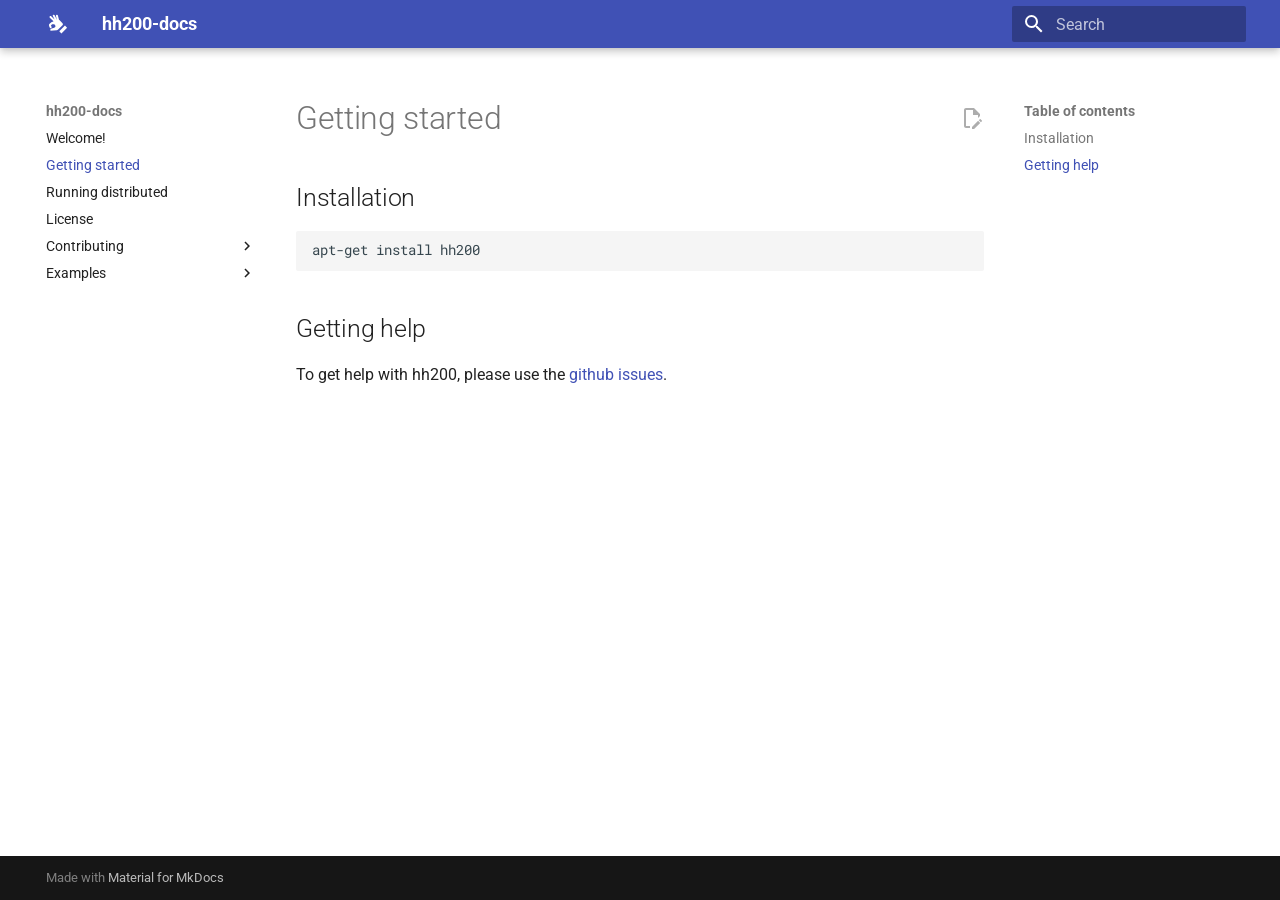
<file: site/001-getting-started/index.html>
<!doctype html>
<html lang="en" class="no-js">
  <head>
    
      <meta charset="utf-8">
      <meta name="viewport" content="width=device-width,initial-scale=1">
      
      
      
      
        <link rel="prev" href="..">
      
      
        <link rel="next" href="../002-running-distributed/">
      
      
      <link rel="icon" href="../assets/images/favicon.png">
      <meta name="generator" content="mkdocs-1.6.1, mkdocs-material-9.6.4">
    
    
      
        <title>Getting started - hh200-docs</title>
      
    
    
      <link rel="stylesheet" href="../assets/stylesheets/main.8608ea7d.min.css">
      
      


    
    
      
    
    
      
        
        
        <link rel="preconnect" href="https://fonts.gstatic.com" crossorigin>
        <link rel="stylesheet" href="https://fonts.googleapis.com/css?family=Roboto:300,300i,400,400i,700,700i%7CRoboto+Mono:400,400i,700,700i&display=fallback">
        <style>:root{--md-text-font:"Roboto";--md-code-font:"Roboto Mono"}</style>
      
    
    
      <link rel="stylesheet" href="../css/custom.css">
    
    <script>__md_scope=new URL("..",location),__md_hash=e=>[...e].reduce(((e,_)=>(e<<5)-e+_.charCodeAt(0)),0),__md_get=(e,_=localStorage,t=__md_scope)=>JSON.parse(_.getItem(t.pathname+"."+e)),__md_set=(e,_,t=localStorage,a=__md_scope)=>{try{t.setItem(a.pathname+"."+e,JSON.stringify(_))}catch(e){}}</script>
    
      

    
    
    
  </head>
  
  
    <body dir="ltr">
  
    
    <input class="md-toggle" data-md-toggle="drawer" type="checkbox" id="__drawer" autocomplete="off">
    <input class="md-toggle" data-md-toggle="search" type="checkbox" id="__search" autocomplete="off">
    <label class="md-overlay" for="__drawer"></label>
    <div data-md-component="skip">
      
        
        <a href="#getting-started" class="md-skip">
          Skip to content
        </a>
      
    </div>
    <div data-md-component="announce">
      
    </div>
    
    
      

  

<header class="md-header md-header--shadow" data-md-component="header">
  <nav class="md-header__inner md-grid" aria-label="Header">
    <a href=".." title="hh200-docs" class="md-header__button md-logo" aria-label="hh200-docs" data-md-component="logo">
      
  
  <svg xmlns="http://www.w3.org/2000/svg" viewBox="0 0 24 24"><path d="m13.3 19.26 5.66-5.65 2.12 2.12-5.66 5.65zm3.2-8.13-3.1-3.08a1.7 1.7 0 0 0-.4-.29l-1.12-4.29a1.001 1.001 0 0 0-1.94.49L11 8.03 8.67 3.19c-.23-.5-.83-.69-1.33-.48-.5.24-.71.84-.47 1.34l1.69 3.54-3.37-3.34c-.39-.39-1.03-.39-1.42 0-.39.4-.38 1.03.01 1.42l3.72 3.7-.7.27-1.08.43-1.91 1.32s-.81 1.05-.88 1.5c-.08.45.79 2.71.79 2.71h.01c.16.34.5.58.9.58a1 1 0 0 0 1-1c0-.1-.03-.18-.06-.27l.02-.01L5 13.17l1.23-.98c.47.02 1.48.1 1.97.13 2.73 2.45.15 3.41.15 3.41l-3.46 1.06-.17.14a.94.94 0 0 0-.3.75l.02 1.07 6.43-.5c.38.01.74-.13 1.02-.4l4.61-4.6c.53-.54.55-1.55 0-2.12"/></svg>

    </a>
    <label class="md-header__button md-icon" for="__drawer">
      
      <svg xmlns="http://www.w3.org/2000/svg" viewBox="0 0 24 24"><path d="M3 6h18v2H3zm0 5h18v2H3zm0 5h18v2H3z"/></svg>
    </label>
    <div class="md-header__title" data-md-component="header-title">
      <div class="md-header__ellipsis">
        <div class="md-header__topic">
          <span class="md-ellipsis">
            hh200-docs
          </span>
        </div>
        <div class="md-header__topic" data-md-component="header-topic">
          <span class="md-ellipsis">
            
              Getting started
            
          </span>
        </div>
      </div>
    </div>
    
    
      <script>var palette=__md_get("__palette");if(palette&&palette.color){if("(prefers-color-scheme)"===palette.color.media){var media=matchMedia("(prefers-color-scheme: light)"),input=document.querySelector(media.matches?"[data-md-color-media='(prefers-color-scheme: light)']":"[data-md-color-media='(prefers-color-scheme: dark)']");palette.color.media=input.getAttribute("data-md-color-media"),palette.color.scheme=input.getAttribute("data-md-color-scheme"),palette.color.primary=input.getAttribute("data-md-color-primary"),palette.color.accent=input.getAttribute("data-md-color-accent")}for(var[key,value]of Object.entries(palette.color))document.body.setAttribute("data-md-color-"+key,value)}</script>
    
    
    
      <label class="md-header__button md-icon" for="__search">
        
        <svg xmlns="http://www.w3.org/2000/svg" viewBox="0 0 24 24"><path d="M9.5 3A6.5 6.5 0 0 1 16 9.5c0 1.61-.59 3.09-1.56 4.23l.27.27h.79l5 5-1.5 1.5-5-5v-.79l-.27-.27A6.52 6.52 0 0 1 9.5 16 6.5 6.5 0 0 1 3 9.5 6.5 6.5 0 0 1 9.5 3m0 2C7 5 5 7 5 9.5S7 14 9.5 14 14 12 14 9.5 12 5 9.5 5"/></svg>
      </label>
      <div class="md-search" data-md-component="search" role="dialog">
  <label class="md-search__overlay" for="__search"></label>
  <div class="md-search__inner" role="search">
    <form class="md-search__form" name="search">
      <input type="text" class="md-search__input" name="query" aria-label="Search" placeholder="Search" autocapitalize="off" autocorrect="off" autocomplete="off" spellcheck="false" data-md-component="search-query" required>
      <label class="md-search__icon md-icon" for="__search">
        
        <svg xmlns="http://www.w3.org/2000/svg" viewBox="0 0 24 24"><path d="M9.5 3A6.5 6.5 0 0 1 16 9.5c0 1.61-.59 3.09-1.56 4.23l.27.27h.79l5 5-1.5 1.5-5-5v-.79l-.27-.27A6.52 6.52 0 0 1 9.5 16 6.5 6.5 0 0 1 3 9.5 6.5 6.5 0 0 1 9.5 3m0 2C7 5 5 7 5 9.5S7 14 9.5 14 14 12 14 9.5 12 5 9.5 5"/></svg>
        
        <svg xmlns="http://www.w3.org/2000/svg" viewBox="0 0 24 24"><path d="M20 11v2H8l5.5 5.5-1.42 1.42L4.16 12l7.92-7.92L13.5 5.5 8 11z"/></svg>
      </label>
      <nav class="md-search__options" aria-label="Search">
        
        <button type="reset" class="md-search__icon md-icon" title="Clear" aria-label="Clear" tabindex="-1">
          
          <svg xmlns="http://www.w3.org/2000/svg" viewBox="0 0 24 24"><path d="M19 6.41 17.59 5 12 10.59 6.41 5 5 6.41 10.59 12 5 17.59 6.41 19 12 13.41 17.59 19 19 17.59 13.41 12z"/></svg>
        </button>
      </nav>
      
    </form>
    <div class="md-search__output">
      <div class="md-search__scrollwrap" tabindex="0" data-md-scrollfix>
        <div class="md-search-result" data-md-component="search-result">
          <div class="md-search-result__meta">
            Initializing search
          </div>
          <ol class="md-search-result__list" role="presentation"></ol>
        </div>
      </div>
    </div>
  </div>
</div>
    
    
      <div class="md-header__source">
        <a href="https://github.com/tbmreza/hh200-docs" title="Go to repository" class="md-source" data-md-component="source">
  <div class="md-source__icon md-icon">
    
    <svg xmlns="http://www.w3.org/2000/svg" viewBox="0 0 448 512"><!--! Font Awesome Free 6.7.2 by @fontawesome - https://fontawesome.com License - https://fontawesome.com/license/free (Icons: CC BY 4.0, Fonts: SIL OFL 1.1, Code: MIT License) Copyright 2024 Fonticons, Inc.--><path d="M439.55 236.05 244 40.45a28.87 28.87 0 0 0-40.81 0l-40.66 40.63 51.52 51.52c27.06-9.14 52.68 16.77 43.39 43.68l49.66 49.66c34.23-11.8 61.18 31 35.47 56.69-26.49 26.49-70.21-2.87-56-37.34L240.22 199v121.85c25.3 12.54 22.26 41.85 9.08 55a34.34 34.34 0 0 1-48.55 0c-17.57-17.6-11.07-46.91 11.25-56v-123c-20.8-8.51-24.6-30.74-18.64-45L142.57 101 8.45 235.14a28.86 28.86 0 0 0 0 40.81l195.61 195.6a28.86 28.86 0 0 0 40.8 0l194.69-194.69a28.86 28.86 0 0 0 0-40.81"/></svg>
  </div>
  <div class="md-source__repository">
    GitHub
  </div>
</a>
      </div>
    
  </nav>
  
</header>
    
    <div class="md-container" data-md-component="container">
      
      
        
          
        
      
      <main class="md-main" data-md-component="main">
        <div class="md-main__inner md-grid">
          
            
              
              <div class="md-sidebar md-sidebar--primary" data-md-component="sidebar" data-md-type="navigation" >
                <div class="md-sidebar__scrollwrap">
                  <div class="md-sidebar__inner">
                    



<nav class="md-nav md-nav--primary" aria-label="Navigation" data-md-level="0">
  <label class="md-nav__title" for="__drawer">
    <a href=".." title="hh200-docs" class="md-nav__button md-logo" aria-label="hh200-docs" data-md-component="logo">
      
  
  <svg xmlns="http://www.w3.org/2000/svg" viewBox="0 0 24 24"><path d="m13.3 19.26 5.66-5.65 2.12 2.12-5.66 5.65zm3.2-8.13-3.1-3.08a1.7 1.7 0 0 0-.4-.29l-1.12-4.29a1.001 1.001 0 0 0-1.94.49L11 8.03 8.67 3.19c-.23-.5-.83-.69-1.33-.48-.5.24-.71.84-.47 1.34l1.69 3.54-3.37-3.34c-.39-.39-1.03-.39-1.42 0-.39.4-.38 1.03.01 1.42l3.72 3.7-.7.27-1.08.43-1.91 1.32s-.81 1.05-.88 1.5c-.08.45.79 2.71.79 2.71h.01c.16.34.5.58.9.58a1 1 0 0 0 1-1c0-.1-.03-.18-.06-.27l.02-.01L5 13.17l1.23-.98c.47.02 1.48.1 1.97.13 2.73 2.45.15 3.41.15 3.41l-3.46 1.06-.17.14a.94.94 0 0 0-.3.75l.02 1.07 6.43-.5c.38.01.74-.13 1.02-.4l4.61-4.6c.53-.54.55-1.55 0-2.12"/></svg>

    </a>
    hh200-docs
  </label>
  
    <div class="md-nav__source">
      <a href="https://github.com/tbmreza/hh200-docs" title="Go to repository" class="md-source" data-md-component="source">
  <div class="md-source__icon md-icon">
    
    <svg xmlns="http://www.w3.org/2000/svg" viewBox="0 0 448 512"><!--! Font Awesome Free 6.7.2 by @fontawesome - https://fontawesome.com License - https://fontawesome.com/license/free (Icons: CC BY 4.0, Fonts: SIL OFL 1.1, Code: MIT License) Copyright 2024 Fonticons, Inc.--><path d="M439.55 236.05 244 40.45a28.87 28.87 0 0 0-40.81 0l-40.66 40.63 51.52 51.52c27.06-9.14 52.68 16.77 43.39 43.68l49.66 49.66c34.23-11.8 61.18 31 35.47 56.69-26.49 26.49-70.21-2.87-56-37.34L240.22 199v121.85c25.3 12.54 22.26 41.85 9.08 55a34.34 34.34 0 0 1-48.55 0c-17.57-17.6-11.07-46.91 11.25-56v-123c-20.8-8.51-24.6-30.74-18.64-45L142.57 101 8.45 235.14a28.86 28.86 0 0 0 0 40.81l195.61 195.6a28.86 28.86 0 0 0 40.8 0l194.69-194.69a28.86 28.86 0 0 0 0-40.81"/></svg>
  </div>
  <div class="md-source__repository">
    GitHub
  </div>
</a>
    </div>
  
  <ul class="md-nav__list" data-md-scrollfix>
    
      
      
  
  
  
  
    <li class="md-nav__item">
      <a href=".." class="md-nav__link">
        
  
  <span class="md-ellipsis">
    Welcome!
    
  </span>
  

      </a>
    </li>
  

    
      
      
  
  
    
  
  
  
    <li class="md-nav__item md-nav__item--active">
      
      <input class="md-nav__toggle md-toggle" type="checkbox" id="__toc">
      
      
        
      
      
        <label class="md-nav__link md-nav__link--active" for="__toc">
          
  
  <span class="md-ellipsis">
    Getting started
    
  </span>
  

          <span class="md-nav__icon md-icon"></span>
        </label>
      
      <a href="./" class="md-nav__link md-nav__link--active">
        
  
  <span class="md-ellipsis">
    Getting started
    
  </span>
  

      </a>
      
        

<nav class="md-nav md-nav--secondary" aria-label="Table of contents">
  
  
  
    
  
  
    <label class="md-nav__title" for="__toc">
      <span class="md-nav__icon md-icon"></span>
      Table of contents
    </label>
    <ul class="md-nav__list" data-md-component="toc" data-md-scrollfix>
      
        <li class="md-nav__item">
  <a href="#installation" class="md-nav__link">
    <span class="md-ellipsis">
      Installation
    </span>
  </a>
  
</li>
      
        <li class="md-nav__item">
  <a href="#getting-help" class="md-nav__link">
    <span class="md-ellipsis">
      Getting help
    </span>
  </a>
  
</li>
      
    </ul>
  
</nav>
      
    </li>
  

    
      
      
  
  
  
  
    <li class="md-nav__item">
      <a href="../002-running-distributed/" class="md-nav__link">
        
  
  <span class="md-ellipsis">
    Running distributed
    
  </span>
  

      </a>
    </li>
  

    
      
      
  
  
  
  
    <li class="md-nav__item">
      <a href="../003-license/" class="md-nav__link">
        
  
  <span class="md-ellipsis">
    License
    
  </span>
  

      </a>
    </li>
  

    
      
      
  
  
  
  
    
    
    
    
    <li class="md-nav__item md-nav__item--nested">
      
        
        
        <input class="md-nav__toggle md-toggle " type="checkbox" id="__nav_5" >
        
          
          <label class="md-nav__link" for="__nav_5" id="__nav_5_label" tabindex="0">
            
  
  <span class="md-ellipsis">
    Contributing
    
  </span>
  

            <span class="md-nav__icon md-icon"></span>
          </label>
        
        <nav class="md-nav" data-md-level="1" aria-labelledby="__nav_5_label" aria-expanded="false">
          <label class="md-nav__title" for="__nav_5">
            <span class="md-nav__icon md-icon"></span>
            Contributing
          </label>
          <ul class="md-nav__list" data-md-scrollfix>
            
              
                
  
  
  
  
    <li class="md-nav__item">
      <a href="../contributing/" class="md-nav__link">
        
  
  <span class="md-ellipsis">
    Developing
    
  </span>
  

      </a>
    </li>
  

              
            
              
                
  
  
  
  
    <li class="md-nav__item">
      <a href="../contributing/database-schema/" class="md-nav__link">
        
  
  <span class="md-ellipsis">
    Database Schema
    
  </span>
  

      </a>
    </li>
  

              
            
          </ul>
        </nav>
      
    </li>
  

    
      
      
  
  
  
  
    
    
    
    
    <li class="md-nav__item md-nav__item--nested">
      
        
        
        <input class="md-nav__toggle md-toggle " type="checkbox" id="__nav_6" >
        
          
          <label class="md-nav__link" for="__nav_6" id="__nav_6_label" tabindex="0">
            
  
  <span class="md-ellipsis">
    Examples
    
  </span>
  

            <span class="md-nav__icon md-icon"></span>
          </label>
        
        <nav class="md-nav" data-md-level="1" aria-labelledby="__nav_6_label" aria-expanded="false">
          <label class="md-nav__title" for="__nav_6">
            <span class="md-nav__icon md-icon"></span>
            Examples
          </label>
          <ul class="md-nav__list" data-md-scrollfix>
            
              
                
  
  
  
  
    <li class="md-nav__item">
      <a href="../examples/" class="md-nav__link">
        
  
  <span class="md-ellipsis">
    Running examples
    
  </span>
  

      </a>
    </li>
  

              
            
              
                
  
  
  
  
    <li class="md-nav__item">
      <a href="../examples/001-hello-world/" class="md-nav__link">
        
  
  <span class="md-ellipsis">
    Hello world
    
  </span>
  

      </a>
    </li>
  

              
            
              
                
  
  
  
  
    <li class="md-nav__item">
      <a href="../examples/download-file/" class="md-nav__link">
        
  
  <span class="md-ellipsis">
    Download file
    
  </span>
  

      </a>
    </li>
  

              
            
          </ul>
        </nav>
      
    </li>
  

    
  </ul>
</nav>
                  </div>
                </div>
              </div>
            
            
              
              <div class="md-sidebar md-sidebar--secondary" data-md-component="sidebar" data-md-type="toc" >
                <div class="md-sidebar__scrollwrap">
                  <div class="md-sidebar__inner">
                    

<nav class="md-nav md-nav--secondary" aria-label="Table of contents">
  
  
  
    
  
  
    <label class="md-nav__title" for="__toc">
      <span class="md-nav__icon md-icon"></span>
      Table of contents
    </label>
    <ul class="md-nav__list" data-md-component="toc" data-md-scrollfix>
      
        <li class="md-nav__item">
  <a href="#installation" class="md-nav__link">
    <span class="md-ellipsis">
      Installation
    </span>
  </a>
  
</li>
      
        <li class="md-nav__item">
  <a href="#getting-help" class="md-nav__link">
    <span class="md-ellipsis">
      Getting help
    </span>
  </a>
  
</li>
      
    </ul>
  
</nav>
                  </div>
                </div>
              </div>
            
          
          
            <div class="md-content" data-md-component="content">
              <article class="md-content__inner md-typeset">
                
                  


  
    <a href="https://github.com/tbmreza/hh200-docs/edit/main/docs/001-getting-started.md" title="Edit this page" class="md-content__button md-icon">
      
      <svg xmlns="http://www.w3.org/2000/svg" viewBox="0 0 24 24"><path d="M10 20H6V4h7v5h5v3.1l2-2V8l-6-6H6c-1.1 0-2 .9-2 2v16c0 1.1.9 2 2 2h4zm10.2-7c.1 0 .3.1.4.2l1.3 1.3c.2.2.2.6 0 .8l-1 1-2.1-2.1 1-1c.1-.1.2-.2.4-.2m0 3.9L14.1 23H12v-2.1l6.1-6.1z"/></svg>
    </a>
  
  


<h1 id="getting-started">Getting started</h1>
<h2 id="installation">Installation</h2>
<div class="highlight"><pre><span></span><code>apt-get<span class="w"> </span>install<span class="w"> </span>hh200
</code></pre></div>
<h2 id="getting-help">Getting help</h2>
<p>To get help with hh200, please use the <a href="https://github.com/tbmreza/hh200/issues">github issues</a>.</p>












                
              </article>
            </div>
          
          
<script>var target=document.getElementById(location.hash.slice(1));target&&target.name&&(target.checked=target.name.startsWith("__tabbed_"))</script>
        </div>
        
      </main>
      
        <footer class="md-footer">
  
  <div class="md-footer-meta md-typeset">
    <div class="md-footer-meta__inner md-grid">
      <div class="md-copyright">
  
  
    Made with
    <a href="https://squidfunk.github.io/mkdocs-material/" target="_blank" rel="noopener">
      Material for MkDocs
    </a>
  
</div>
      
    </div>
  </div>
</footer>
      
    </div>
    <div class="md-dialog" data-md-component="dialog">
      <div class="md-dialog__inner md-typeset"></div>
    </div>
    
    
    <script id="__config" type="application/json">{"base": "..", "features": ["content.action.edit"], "search": "../assets/javascripts/workers/search.f8cc74c7.min.js", "translations": {"clipboard.copied": "Copied to clipboard", "clipboard.copy": "Copy to clipboard", "search.result.more.one": "1 more on this page", "search.result.more.other": "# more on this page", "search.result.none": "No matching documents", "search.result.one": "1 matching document", "search.result.other": "# matching documents", "search.result.placeholder": "Type to start searching", "search.result.term.missing": "Missing", "select.version": "Select version"}}</script>
    
    
      <script src="../assets/javascripts/bundle.f1b6f286.min.js"></script>
      
    
  </body>
</html>
</file>
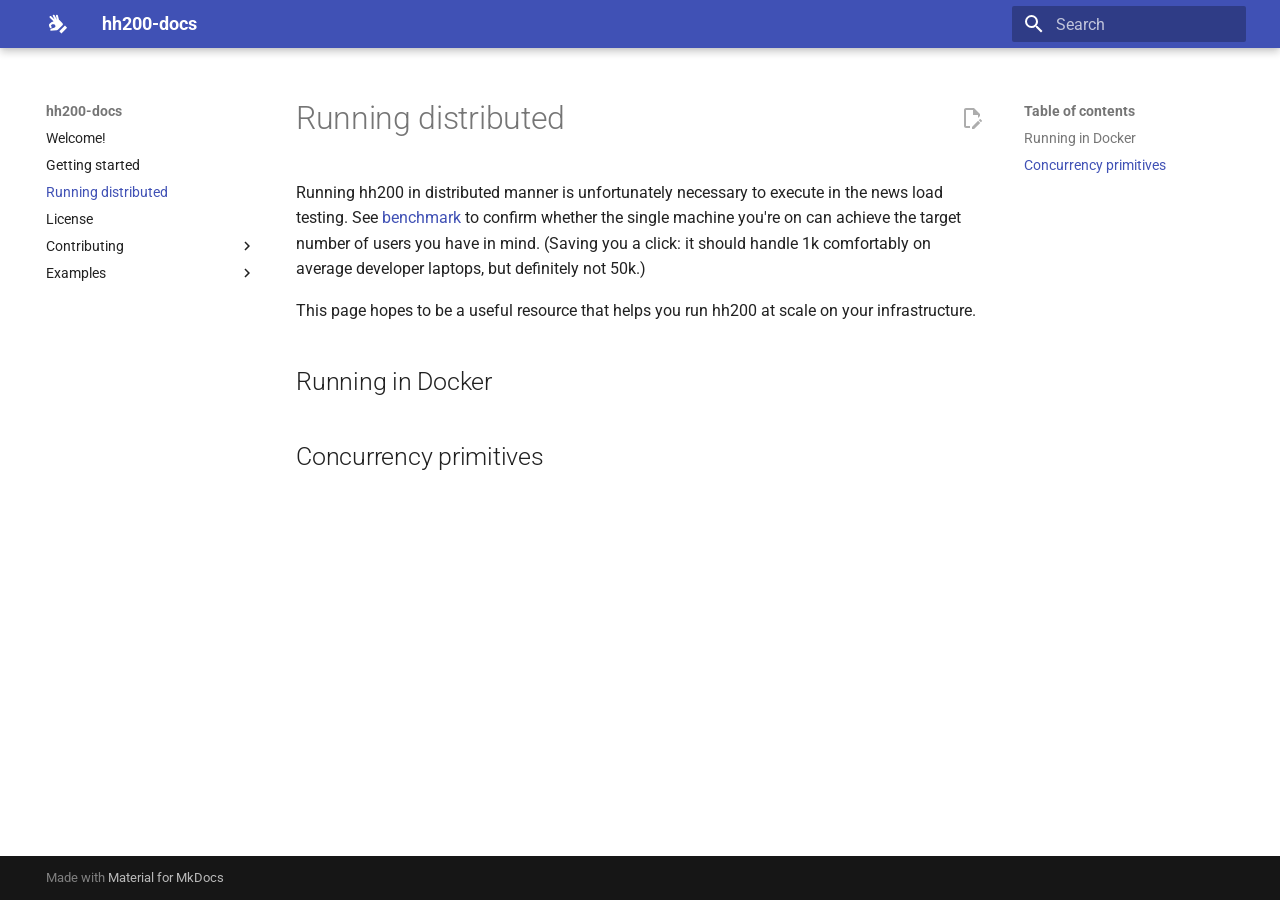
<file: site/002-running-distributed/index.html>
<!doctype html>
<html lang="en" class="no-js">
  <head>
    
      <meta charset="utf-8">
      <meta name="viewport" content="width=device-width,initial-scale=1">
      
      
      
      
        <link rel="prev" href="../001-getting-started/">
      
      
        <link rel="next" href="../003-license/">
      
      
      <link rel="icon" href="../assets/images/favicon.png">
      <meta name="generator" content="mkdocs-1.6.1, mkdocs-material-9.6.4">
    
    
      
        <title>Running distributed - hh200-docs</title>
      
    
    
      <link rel="stylesheet" href="../assets/stylesheets/main.8608ea7d.min.css">
      
      


    
    
      
    
    
      
        
        
        <link rel="preconnect" href="https://fonts.gstatic.com" crossorigin>
        <link rel="stylesheet" href="https://fonts.googleapis.com/css?family=Roboto:300,300i,400,400i,700,700i%7CRoboto+Mono:400,400i,700,700i&display=fallback">
        <style>:root{--md-text-font:"Roboto";--md-code-font:"Roboto Mono"}</style>
      
    
    
      <link rel="stylesheet" href="../css/custom.css">
    
    <script>__md_scope=new URL("..",location),__md_hash=e=>[...e].reduce(((e,_)=>(e<<5)-e+_.charCodeAt(0)),0),__md_get=(e,_=localStorage,t=__md_scope)=>JSON.parse(_.getItem(t.pathname+"."+e)),__md_set=(e,_,t=localStorage,a=__md_scope)=>{try{t.setItem(a.pathname+"."+e,JSON.stringify(_))}catch(e){}}</script>
    
      

    
    
    
  </head>
  
  
    <body dir="ltr">
  
    
    <input class="md-toggle" data-md-toggle="drawer" type="checkbox" id="__drawer" autocomplete="off">
    <input class="md-toggle" data-md-toggle="search" type="checkbox" id="__search" autocomplete="off">
    <label class="md-overlay" for="__drawer"></label>
    <div data-md-component="skip">
      
        
        <a href="#running-distributed" class="md-skip">
          Skip to content
        </a>
      
    </div>
    <div data-md-component="announce">
      
    </div>
    
    
      

  

<header class="md-header md-header--shadow" data-md-component="header">
  <nav class="md-header__inner md-grid" aria-label="Header">
    <a href=".." title="hh200-docs" class="md-header__button md-logo" aria-label="hh200-docs" data-md-component="logo">
      
  
  <svg xmlns="http://www.w3.org/2000/svg" viewBox="0 0 24 24"><path d="m13.3 19.26 5.66-5.65 2.12 2.12-5.66 5.65zm3.2-8.13-3.1-3.08a1.7 1.7 0 0 0-.4-.29l-1.12-4.29a1.001 1.001 0 0 0-1.94.49L11 8.03 8.67 3.19c-.23-.5-.83-.69-1.33-.48-.5.24-.71.84-.47 1.34l1.69 3.54-3.37-3.34c-.39-.39-1.03-.39-1.42 0-.39.4-.38 1.03.01 1.42l3.72 3.7-.7.27-1.08.43-1.91 1.32s-.81 1.05-.88 1.5c-.08.45.79 2.71.79 2.71h.01c.16.34.5.58.9.58a1 1 0 0 0 1-1c0-.1-.03-.18-.06-.27l.02-.01L5 13.17l1.23-.98c.47.02 1.48.1 1.97.13 2.73 2.45.15 3.41.15 3.41l-3.46 1.06-.17.14a.94.94 0 0 0-.3.75l.02 1.07 6.43-.5c.38.01.74-.13 1.02-.4l4.61-4.6c.53-.54.55-1.55 0-2.12"/></svg>

    </a>
    <label class="md-header__button md-icon" for="__drawer">
      
      <svg xmlns="http://www.w3.org/2000/svg" viewBox="0 0 24 24"><path d="M3 6h18v2H3zm0 5h18v2H3zm0 5h18v2H3z"/></svg>
    </label>
    <div class="md-header__title" data-md-component="header-title">
      <div class="md-header__ellipsis">
        <div class="md-header__topic">
          <span class="md-ellipsis">
            hh200-docs
          </span>
        </div>
        <div class="md-header__topic" data-md-component="header-topic">
          <span class="md-ellipsis">
            
              Running distributed
            
          </span>
        </div>
      </div>
    </div>
    
    
      <script>var palette=__md_get("__palette");if(palette&&palette.color){if("(prefers-color-scheme)"===palette.color.media){var media=matchMedia("(prefers-color-scheme: light)"),input=document.querySelector(media.matches?"[data-md-color-media='(prefers-color-scheme: light)']":"[data-md-color-media='(prefers-color-scheme: dark)']");palette.color.media=input.getAttribute("data-md-color-media"),palette.color.scheme=input.getAttribute("data-md-color-scheme"),palette.color.primary=input.getAttribute("data-md-color-primary"),palette.color.accent=input.getAttribute("data-md-color-accent")}for(var[key,value]of Object.entries(palette.color))document.body.setAttribute("data-md-color-"+key,value)}</script>
    
    
    
      <label class="md-header__button md-icon" for="__search">
        
        <svg xmlns="http://www.w3.org/2000/svg" viewBox="0 0 24 24"><path d="M9.5 3A6.5 6.5 0 0 1 16 9.5c0 1.61-.59 3.09-1.56 4.23l.27.27h.79l5 5-1.5 1.5-5-5v-.79l-.27-.27A6.52 6.52 0 0 1 9.5 16 6.5 6.5 0 0 1 3 9.5 6.5 6.5 0 0 1 9.5 3m0 2C7 5 5 7 5 9.5S7 14 9.5 14 14 12 14 9.5 12 5 9.5 5"/></svg>
      </label>
      <div class="md-search" data-md-component="search" role="dialog">
  <label class="md-search__overlay" for="__search"></label>
  <div class="md-search__inner" role="search">
    <form class="md-search__form" name="search">
      <input type="text" class="md-search__input" name="query" aria-label="Search" placeholder="Search" autocapitalize="off" autocorrect="off" autocomplete="off" spellcheck="false" data-md-component="search-query" required>
      <label class="md-search__icon md-icon" for="__search">
        
        <svg xmlns="http://www.w3.org/2000/svg" viewBox="0 0 24 24"><path d="M9.5 3A6.5 6.5 0 0 1 16 9.5c0 1.61-.59 3.09-1.56 4.23l.27.27h.79l5 5-1.5 1.5-5-5v-.79l-.27-.27A6.52 6.52 0 0 1 9.5 16 6.5 6.5 0 0 1 3 9.5 6.5 6.5 0 0 1 9.5 3m0 2C7 5 5 7 5 9.5S7 14 9.5 14 14 12 14 9.5 12 5 9.5 5"/></svg>
        
        <svg xmlns="http://www.w3.org/2000/svg" viewBox="0 0 24 24"><path d="M20 11v2H8l5.5 5.5-1.42 1.42L4.16 12l7.92-7.92L13.5 5.5 8 11z"/></svg>
      </label>
      <nav class="md-search__options" aria-label="Search">
        
        <button type="reset" class="md-search__icon md-icon" title="Clear" aria-label="Clear" tabindex="-1">
          
          <svg xmlns="http://www.w3.org/2000/svg" viewBox="0 0 24 24"><path d="M19 6.41 17.59 5 12 10.59 6.41 5 5 6.41 10.59 12 5 17.59 6.41 19 12 13.41 17.59 19 19 17.59 13.41 12z"/></svg>
        </button>
      </nav>
      
    </form>
    <div class="md-search__output">
      <div class="md-search__scrollwrap" tabindex="0" data-md-scrollfix>
        <div class="md-search-result" data-md-component="search-result">
          <div class="md-search-result__meta">
            Initializing search
          </div>
          <ol class="md-search-result__list" role="presentation"></ol>
        </div>
      </div>
    </div>
  </div>
</div>
    
    
      <div class="md-header__source">
        <a href="https://github.com/tbmreza/hh200-docs" title="Go to repository" class="md-source" data-md-component="source">
  <div class="md-source__icon md-icon">
    
    <svg xmlns="http://www.w3.org/2000/svg" viewBox="0 0 448 512"><!--! Font Awesome Free 6.7.2 by @fontawesome - https://fontawesome.com License - https://fontawesome.com/license/free (Icons: CC BY 4.0, Fonts: SIL OFL 1.1, Code: MIT License) Copyright 2024 Fonticons, Inc.--><path d="M439.55 236.05 244 40.45a28.87 28.87 0 0 0-40.81 0l-40.66 40.63 51.52 51.52c27.06-9.14 52.68 16.77 43.39 43.68l49.66 49.66c34.23-11.8 61.18 31 35.47 56.69-26.49 26.49-70.21-2.87-56-37.34L240.22 199v121.85c25.3 12.54 22.26 41.85 9.08 55a34.34 34.34 0 0 1-48.55 0c-17.57-17.6-11.07-46.91 11.25-56v-123c-20.8-8.51-24.6-30.74-18.64-45L142.57 101 8.45 235.14a28.86 28.86 0 0 0 0 40.81l195.61 195.6a28.86 28.86 0 0 0 40.8 0l194.69-194.69a28.86 28.86 0 0 0 0-40.81"/></svg>
  </div>
  <div class="md-source__repository">
    GitHub
  </div>
</a>
      </div>
    
  </nav>
  
</header>
    
    <div class="md-container" data-md-component="container">
      
      
        
          
        
      
      <main class="md-main" data-md-component="main">
        <div class="md-main__inner md-grid">
          
            
              
              <div class="md-sidebar md-sidebar--primary" data-md-component="sidebar" data-md-type="navigation" >
                <div class="md-sidebar__scrollwrap">
                  <div class="md-sidebar__inner">
                    



<nav class="md-nav md-nav--primary" aria-label="Navigation" data-md-level="0">
  <label class="md-nav__title" for="__drawer">
    <a href=".." title="hh200-docs" class="md-nav__button md-logo" aria-label="hh200-docs" data-md-component="logo">
      
  
  <svg xmlns="http://www.w3.org/2000/svg" viewBox="0 0 24 24"><path d="m13.3 19.26 5.66-5.65 2.12 2.12-5.66 5.65zm3.2-8.13-3.1-3.08a1.7 1.7 0 0 0-.4-.29l-1.12-4.29a1.001 1.001 0 0 0-1.94.49L11 8.03 8.67 3.19c-.23-.5-.83-.69-1.33-.48-.5.24-.71.84-.47 1.34l1.69 3.54-3.37-3.34c-.39-.39-1.03-.39-1.42 0-.39.4-.38 1.03.01 1.42l3.72 3.7-.7.27-1.08.43-1.91 1.32s-.81 1.05-.88 1.5c-.08.45.79 2.71.79 2.71h.01c.16.34.5.58.9.58a1 1 0 0 0 1-1c0-.1-.03-.18-.06-.27l.02-.01L5 13.17l1.23-.98c.47.02 1.48.1 1.97.13 2.73 2.45.15 3.41.15 3.41l-3.46 1.06-.17.14a.94.94 0 0 0-.3.75l.02 1.07 6.43-.5c.38.01.74-.13 1.02-.4l4.61-4.6c.53-.54.55-1.55 0-2.12"/></svg>

    </a>
    hh200-docs
  </label>
  
    <div class="md-nav__source">
      <a href="https://github.com/tbmreza/hh200-docs" title="Go to repository" class="md-source" data-md-component="source">
  <div class="md-source__icon md-icon">
    
    <svg xmlns="http://www.w3.org/2000/svg" viewBox="0 0 448 512"><!--! Font Awesome Free 6.7.2 by @fontawesome - https://fontawesome.com License - https://fontawesome.com/license/free (Icons: CC BY 4.0, Fonts: SIL OFL 1.1, Code: MIT License) Copyright 2024 Fonticons, Inc.--><path d="M439.55 236.05 244 40.45a28.87 28.87 0 0 0-40.81 0l-40.66 40.63 51.52 51.52c27.06-9.14 52.68 16.77 43.39 43.68l49.66 49.66c34.23-11.8 61.18 31 35.47 56.69-26.49 26.49-70.21-2.87-56-37.34L240.22 199v121.85c25.3 12.54 22.26 41.85 9.08 55a34.34 34.34 0 0 1-48.55 0c-17.57-17.6-11.07-46.91 11.25-56v-123c-20.8-8.51-24.6-30.74-18.64-45L142.57 101 8.45 235.14a28.86 28.86 0 0 0 0 40.81l195.61 195.6a28.86 28.86 0 0 0 40.8 0l194.69-194.69a28.86 28.86 0 0 0 0-40.81"/></svg>
  </div>
  <div class="md-source__repository">
    GitHub
  </div>
</a>
    </div>
  
  <ul class="md-nav__list" data-md-scrollfix>
    
      
      
  
  
  
  
    <li class="md-nav__item">
      <a href=".." class="md-nav__link">
        
  
  <span class="md-ellipsis">
    Welcome!
    
  </span>
  

      </a>
    </li>
  

    
      
      
  
  
  
  
    <li class="md-nav__item">
      <a href="../001-getting-started/" class="md-nav__link">
        
  
  <span class="md-ellipsis">
    Getting started
    
  </span>
  

      </a>
    </li>
  

    
      
      
  
  
    
  
  
  
    <li class="md-nav__item md-nav__item--active">
      
      <input class="md-nav__toggle md-toggle" type="checkbox" id="__toc">
      
      
        
      
      
        <label class="md-nav__link md-nav__link--active" for="__toc">
          
  
  <span class="md-ellipsis">
    Running distributed
    
  </span>
  

          <span class="md-nav__icon md-icon"></span>
        </label>
      
      <a href="./" class="md-nav__link md-nav__link--active">
        
  
  <span class="md-ellipsis">
    Running distributed
    
  </span>
  

      </a>
      
        

<nav class="md-nav md-nav--secondary" aria-label="Table of contents">
  
  
  
    
  
  
    <label class="md-nav__title" for="__toc">
      <span class="md-nav__icon md-icon"></span>
      Table of contents
    </label>
    <ul class="md-nav__list" data-md-component="toc" data-md-scrollfix>
      
        <li class="md-nav__item">
  <a href="#running-in-docker" class="md-nav__link">
    <span class="md-ellipsis">
      Running in Docker
    </span>
  </a>
  
</li>
      
        <li class="md-nav__item">
  <a href="#concurrency-primitives" class="md-nav__link">
    <span class="md-ellipsis">
      Concurrency primitives
    </span>
  </a>
  
</li>
      
    </ul>
  
</nav>
      
    </li>
  

    
      
      
  
  
  
  
    <li class="md-nav__item">
      <a href="../003-license/" class="md-nav__link">
        
  
  <span class="md-ellipsis">
    License
    
  </span>
  

      </a>
    </li>
  

    
      
      
  
  
  
  
    
    
    
    
    <li class="md-nav__item md-nav__item--nested">
      
        
        
        <input class="md-nav__toggle md-toggle " type="checkbox" id="__nav_5" >
        
          
          <label class="md-nav__link" for="__nav_5" id="__nav_5_label" tabindex="0">
            
  
  <span class="md-ellipsis">
    Contributing
    
  </span>
  

            <span class="md-nav__icon md-icon"></span>
          </label>
        
        <nav class="md-nav" data-md-level="1" aria-labelledby="__nav_5_label" aria-expanded="false">
          <label class="md-nav__title" for="__nav_5">
            <span class="md-nav__icon md-icon"></span>
            Contributing
          </label>
          <ul class="md-nav__list" data-md-scrollfix>
            
              
                
  
  
  
  
    <li class="md-nav__item">
      <a href="../contributing/" class="md-nav__link">
        
  
  <span class="md-ellipsis">
    Developing
    
  </span>
  

      </a>
    </li>
  

              
            
              
                
  
  
  
  
    <li class="md-nav__item">
      <a href="../contributing/database-schema/" class="md-nav__link">
        
  
  <span class="md-ellipsis">
    Database Schema
    
  </span>
  

      </a>
    </li>
  

              
            
          </ul>
        </nav>
      
    </li>
  

    
      
      
  
  
  
  
    
    
    
    
    <li class="md-nav__item md-nav__item--nested">
      
        
        
        <input class="md-nav__toggle md-toggle " type="checkbox" id="__nav_6" >
        
          
          <label class="md-nav__link" for="__nav_6" id="__nav_6_label" tabindex="0">
            
  
  <span class="md-ellipsis">
    Examples
    
  </span>
  

            <span class="md-nav__icon md-icon"></span>
          </label>
        
        <nav class="md-nav" data-md-level="1" aria-labelledby="__nav_6_label" aria-expanded="false">
          <label class="md-nav__title" for="__nav_6">
            <span class="md-nav__icon md-icon"></span>
            Examples
          </label>
          <ul class="md-nav__list" data-md-scrollfix>
            
              
                
  
  
  
  
    <li class="md-nav__item">
      <a href="../examples/" class="md-nav__link">
        
  
  <span class="md-ellipsis">
    Running examples
    
  </span>
  

      </a>
    </li>
  

              
            
              
                
  
  
  
  
    <li class="md-nav__item">
      <a href="../examples/001-hello-world/" class="md-nav__link">
        
  
  <span class="md-ellipsis">
    Hello world
    
  </span>
  

      </a>
    </li>
  

              
            
              
                
  
  
  
  
    <li class="md-nav__item">
      <a href="../examples/download-file/" class="md-nav__link">
        
  
  <span class="md-ellipsis">
    Download file
    
  </span>
  

      </a>
    </li>
  

              
            
          </ul>
        </nav>
      
    </li>
  

    
  </ul>
</nav>
                  </div>
                </div>
              </div>
            
            
              
              <div class="md-sidebar md-sidebar--secondary" data-md-component="sidebar" data-md-type="toc" >
                <div class="md-sidebar__scrollwrap">
                  <div class="md-sidebar__inner">
                    

<nav class="md-nav md-nav--secondary" aria-label="Table of contents">
  
  
  
    
  
  
    <label class="md-nav__title" for="__toc">
      <span class="md-nav__icon md-icon"></span>
      Table of contents
    </label>
    <ul class="md-nav__list" data-md-component="toc" data-md-scrollfix>
      
        <li class="md-nav__item">
  <a href="#running-in-docker" class="md-nav__link">
    <span class="md-ellipsis">
      Running in Docker
    </span>
  </a>
  
</li>
      
        <li class="md-nav__item">
  <a href="#concurrency-primitives" class="md-nav__link">
    <span class="md-ellipsis">
      Concurrency primitives
    </span>
  </a>
  
</li>
      
    </ul>
  
</nav>
                  </div>
                </div>
              </div>
            
          
          
            <div class="md-content" data-md-component="content">
              <article class="md-content__inner md-typeset">
                
                  


  
    <a href="https://github.com/tbmreza/hh200-docs/edit/main/docs/002-running-distributed.md" title="Edit this page" class="md-content__button md-icon">
      
      <svg xmlns="http://www.w3.org/2000/svg" viewBox="0 0 24 24"><path d="M10 20H6V4h7v5h5v3.1l2-2V8l-6-6H6c-1.1 0-2 .9-2 2v16c0 1.1.9 2 2 2h4zm10.2-7c.1 0 .3.1.4.2l1.3 1.3c.2.2.2.6 0 .8l-1 1-2.1-2.1 1-1c.1-.1.2-.2.4-.2m0 3.9L14.1 23H12v-2.1l6.1-6.1z"/></svg>
    </a>
  
  


<h1 id="running-distributed">Running distributed</h1>
<p>Running hh200 in distributed manner is unfortunately necessary to execute in the news load testing. See <a href="">benchmark</a> to confirm whether the single machine you're on can achieve the target number of users you have in mind. (Saving you a click: it should handle 1k comfortably on average developer laptops, but definitely not 50k.)</p>
<p>This page hopes to be a useful resource that helps you run hh200 at scale on your infrastructure.</p>
<h2 id="running-in-docker">Running in Docker</h2>
<h2 id="concurrency-primitives">Concurrency primitives</h2>












                
              </article>
            </div>
          
          
<script>var target=document.getElementById(location.hash.slice(1));target&&target.name&&(target.checked=target.name.startsWith("__tabbed_"))</script>
        </div>
        
      </main>
      
        <footer class="md-footer">
  
  <div class="md-footer-meta md-typeset">
    <div class="md-footer-meta__inner md-grid">
      <div class="md-copyright">
  
  
    Made with
    <a href="https://squidfunk.github.io/mkdocs-material/" target="_blank" rel="noopener">
      Material for MkDocs
    </a>
  
</div>
      
    </div>
  </div>
</footer>
      
    </div>
    <div class="md-dialog" data-md-component="dialog">
      <div class="md-dialog__inner md-typeset"></div>
    </div>
    
    
    <script id="__config" type="application/json">{"base": "..", "features": ["content.action.edit"], "search": "../assets/javascripts/workers/search.f8cc74c7.min.js", "translations": {"clipboard.copied": "Copied to clipboard", "clipboard.copy": "Copy to clipboard", "search.result.more.one": "1 more on this page", "search.result.more.other": "# more on this page", "search.result.none": "No matching documents", "search.result.one": "1 matching document", "search.result.other": "# matching documents", "search.result.placeholder": "Type to start searching", "search.result.term.missing": "Missing", "select.version": "Select version"}}</script>
    
    
      <script src="../assets/javascripts/bundle.f1b6f286.min.js"></script>
      
    
  </body>
</html>
</file>
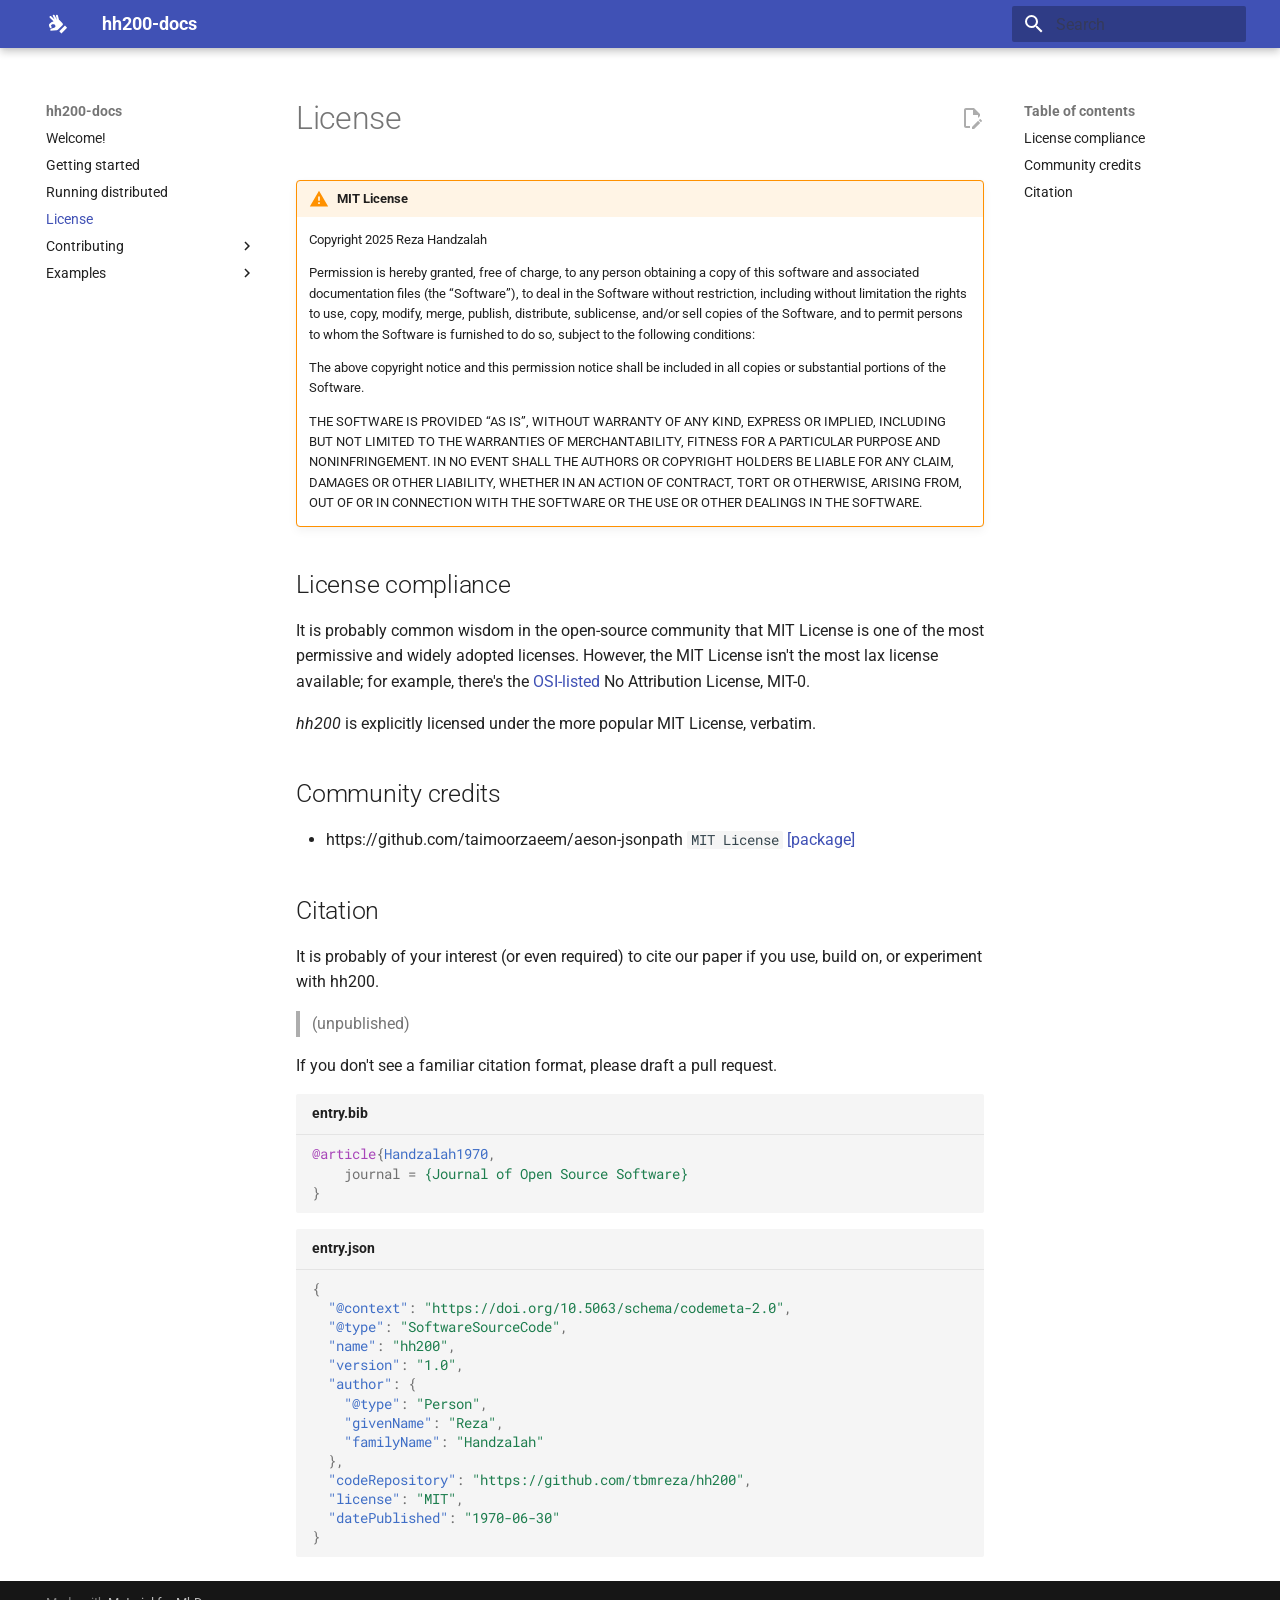
<file: site/003-license/index.html>
<!doctype html>
<html lang="en" class="no-js">
  <head>
    
      <meta charset="utf-8">
      <meta name="viewport" content="width=device-width,initial-scale=1">
      
      
      
      
        <link rel="prev" href="../002-running-distributed/">
      
      
        <link rel="next" href="../contributing/">
      
      
      <link rel="icon" href="../assets/images/favicon.png">
      <meta name="generator" content="mkdocs-1.6.1, mkdocs-material-9.6.4">
    
    
      
        <title>License - hh200-docs</title>
      
    
    
      <link rel="stylesheet" href="../assets/stylesheets/main.8608ea7d.min.css">
      
      


    
    
      
    
    
      
        
        
        <link rel="preconnect" href="https://fonts.gstatic.com" crossorigin>
        <link rel="stylesheet" href="https://fonts.googleapis.com/css?family=Roboto:300,300i,400,400i,700,700i%7CRoboto+Mono:400,400i,700,700i&display=fallback">
        <style>:root{--md-text-font:"Roboto";--md-code-font:"Roboto Mono"}</style>
      
    
    
      <link rel="stylesheet" href="../css/custom.css">
    
    <script>__md_scope=new URL("..",location),__md_hash=e=>[...e].reduce(((e,_)=>(e<<5)-e+_.charCodeAt(0)),0),__md_get=(e,_=localStorage,t=__md_scope)=>JSON.parse(_.getItem(t.pathname+"."+e)),__md_set=(e,_,t=localStorage,a=__md_scope)=>{try{t.setItem(a.pathname+"."+e,JSON.stringify(_))}catch(e){}}</script>
    
      

    
    
    
  </head>
  
  
    <body dir="ltr">
  
    
    <input class="md-toggle" data-md-toggle="drawer" type="checkbox" id="__drawer" autocomplete="off">
    <input class="md-toggle" data-md-toggle="search" type="checkbox" id="__search" autocomplete="off">
    <label class="md-overlay" for="__drawer"></label>
    <div data-md-component="skip">
      
        
        <a href="#license" class="md-skip">
          Skip to content
        </a>
      
    </div>
    <div data-md-component="announce">
      
    </div>
    
    
      

  

<header class="md-header md-header--shadow" data-md-component="header">
  <nav class="md-header__inner md-grid" aria-label="Header">
    <a href=".." title="hh200-docs" class="md-header__button md-logo" aria-label="hh200-docs" data-md-component="logo">
      
  
  <svg xmlns="http://www.w3.org/2000/svg" viewBox="0 0 24 24"><path d="m13.3 19.26 5.66-5.65 2.12 2.12-5.66 5.65zm3.2-8.13-3.1-3.08a1.7 1.7 0 0 0-.4-.29l-1.12-4.29a1.001 1.001 0 0 0-1.94.49L11 8.03 8.67 3.19c-.23-.5-.83-.69-1.33-.48-.5.24-.71.84-.47 1.34l1.69 3.54-3.37-3.34c-.39-.39-1.03-.39-1.42 0-.39.4-.38 1.03.01 1.42l3.72 3.7-.7.27-1.08.43-1.91 1.32s-.81 1.05-.88 1.5c-.08.45.79 2.71.79 2.71h.01c.16.34.5.58.9.58a1 1 0 0 0 1-1c0-.1-.03-.18-.06-.27l.02-.01L5 13.17l1.23-.98c.47.02 1.48.1 1.97.13 2.73 2.45.15 3.41.15 3.41l-3.46 1.06-.17.14a.94.94 0 0 0-.3.75l.02 1.07 6.43-.5c.38.01.74-.13 1.02-.4l4.61-4.6c.53-.54.55-1.55 0-2.12"/></svg>

    </a>
    <label class="md-header__button md-icon" for="__drawer">
      
      <svg xmlns="http://www.w3.org/2000/svg" viewBox="0 0 24 24"><path d="M3 6h18v2H3zm0 5h18v2H3zm0 5h18v2H3z"/></svg>
    </label>
    <div class="md-header__title" data-md-component="header-title">
      <div class="md-header__ellipsis">
        <div class="md-header__topic">
          <span class="md-ellipsis">
            hh200-docs
          </span>
        </div>
        <div class="md-header__topic" data-md-component="header-topic">
          <span class="md-ellipsis">
            
              License
            
          </span>
        </div>
      </div>
    </div>
    
    
      <script>var palette=__md_get("__palette");if(palette&&palette.color){if("(prefers-color-scheme)"===palette.color.media){var media=matchMedia("(prefers-color-scheme: light)"),input=document.querySelector(media.matches?"[data-md-color-media='(prefers-color-scheme: light)']":"[data-md-color-media='(prefers-color-scheme: dark)']");palette.color.media=input.getAttribute("data-md-color-media"),palette.color.scheme=input.getAttribute("data-md-color-scheme"),palette.color.primary=input.getAttribute("data-md-color-primary"),palette.color.accent=input.getAttribute("data-md-color-accent")}for(var[key,value]of Object.entries(palette.color))document.body.setAttribute("data-md-color-"+key,value)}</script>
    
    
    
      <label class="md-header__button md-icon" for="__search">
        
        <svg xmlns="http://www.w3.org/2000/svg" viewBox="0 0 24 24"><path d="M9.5 3A6.5 6.5 0 0 1 16 9.5c0 1.61-.59 3.09-1.56 4.23l.27.27h.79l5 5-1.5 1.5-5-5v-.79l-.27-.27A6.52 6.52 0 0 1 9.5 16 6.5 6.5 0 0 1 3 9.5 6.5 6.5 0 0 1 9.5 3m0 2C7 5 5 7 5 9.5S7 14 9.5 14 14 12 14 9.5 12 5 9.5 5"/></svg>
      </label>
      <div class="md-search" data-md-component="search" role="dialog">
  <label class="md-search__overlay" for="__search"></label>
  <div class="md-search__inner" role="search">
    <form class="md-search__form" name="search">
      <input type="text" class="md-search__input" name="query" aria-label="Search" placeholder="Search" autocapitalize="off" autocorrect="off" autocomplete="off" spellcheck="false" data-md-component="search-query" required>
      <label class="md-search__icon md-icon" for="__search">
        
        <svg xmlns="http://www.w3.org/2000/svg" viewBox="0 0 24 24"><path d="M9.5 3A6.5 6.5 0 0 1 16 9.5c0 1.61-.59 3.09-1.56 4.23l.27.27h.79l5 5-1.5 1.5-5-5v-.79l-.27-.27A6.52 6.52 0 0 1 9.5 16 6.5 6.5 0 0 1 3 9.5 6.5 6.5 0 0 1 9.5 3m0 2C7 5 5 7 5 9.5S7 14 9.5 14 14 12 14 9.5 12 5 9.5 5"/></svg>
        
        <svg xmlns="http://www.w3.org/2000/svg" viewBox="0 0 24 24"><path d="M20 11v2H8l5.5 5.5-1.42 1.42L4.16 12l7.92-7.92L13.5 5.5 8 11z"/></svg>
      </label>
      <nav class="md-search__options" aria-label="Search">
        
        <button type="reset" class="md-search__icon md-icon" title="Clear" aria-label="Clear" tabindex="-1">
          
          <svg xmlns="http://www.w3.org/2000/svg" viewBox="0 0 24 24"><path d="M19 6.41 17.59 5 12 10.59 6.41 5 5 6.41 10.59 12 5 17.59 6.41 19 12 13.41 17.59 19 19 17.59 13.41 12z"/></svg>
        </button>
      </nav>
      
    </form>
    <div class="md-search__output">
      <div class="md-search__scrollwrap" tabindex="0" data-md-scrollfix>
        <div class="md-search-result" data-md-component="search-result">
          <div class="md-search-result__meta">
            Initializing search
          </div>
          <ol class="md-search-result__list" role="presentation"></ol>
        </div>
      </div>
    </div>
  </div>
</div>
    
    
      <div class="md-header__source">
        <a href="https://github.com/tbmreza/hh200-docs" title="Go to repository" class="md-source" data-md-component="source">
  <div class="md-source__icon md-icon">
    
    <svg xmlns="http://www.w3.org/2000/svg" viewBox="0 0 448 512"><!--! Font Awesome Free 6.7.2 by @fontawesome - https://fontawesome.com License - https://fontawesome.com/license/free (Icons: CC BY 4.0, Fonts: SIL OFL 1.1, Code: MIT License) Copyright 2024 Fonticons, Inc.--><path d="M439.55 236.05 244 40.45a28.87 28.87 0 0 0-40.81 0l-40.66 40.63 51.52 51.52c27.06-9.14 52.68 16.77 43.39 43.68l49.66 49.66c34.23-11.8 61.18 31 35.47 56.69-26.49 26.49-70.21-2.87-56-37.34L240.22 199v121.85c25.3 12.54 22.26 41.85 9.08 55a34.34 34.34 0 0 1-48.55 0c-17.57-17.6-11.07-46.91 11.25-56v-123c-20.8-8.51-24.6-30.74-18.64-45L142.57 101 8.45 235.14a28.86 28.86 0 0 0 0 40.81l195.61 195.6a28.86 28.86 0 0 0 40.8 0l194.69-194.69a28.86 28.86 0 0 0 0-40.81"/></svg>
  </div>
  <div class="md-source__repository">
    GitHub
  </div>
</a>
      </div>
    
  </nav>
  
</header>
    
    <div class="md-container" data-md-component="container">
      
      
        
          
        
      
      <main class="md-main" data-md-component="main">
        <div class="md-main__inner md-grid">
          
            
              
              <div class="md-sidebar md-sidebar--primary" data-md-component="sidebar" data-md-type="navigation" >
                <div class="md-sidebar__scrollwrap">
                  <div class="md-sidebar__inner">
                    



<nav class="md-nav md-nav--primary" aria-label="Navigation" data-md-level="0">
  <label class="md-nav__title" for="__drawer">
    <a href=".." title="hh200-docs" class="md-nav__button md-logo" aria-label="hh200-docs" data-md-component="logo">
      
  
  <svg xmlns="http://www.w3.org/2000/svg" viewBox="0 0 24 24"><path d="m13.3 19.26 5.66-5.65 2.12 2.12-5.66 5.65zm3.2-8.13-3.1-3.08a1.7 1.7 0 0 0-.4-.29l-1.12-4.29a1.001 1.001 0 0 0-1.94.49L11 8.03 8.67 3.19c-.23-.5-.83-.69-1.33-.48-.5.24-.71.84-.47 1.34l1.69 3.54-3.37-3.34c-.39-.39-1.03-.39-1.42 0-.39.4-.38 1.03.01 1.42l3.72 3.7-.7.27-1.08.43-1.91 1.32s-.81 1.05-.88 1.5c-.08.45.79 2.71.79 2.71h.01c.16.34.5.58.9.58a1 1 0 0 0 1-1c0-.1-.03-.18-.06-.27l.02-.01L5 13.17l1.23-.98c.47.02 1.48.1 1.97.13 2.73 2.45.15 3.41.15 3.41l-3.46 1.06-.17.14a.94.94 0 0 0-.3.75l.02 1.07 6.43-.5c.38.01.74-.13 1.02-.4l4.61-4.6c.53-.54.55-1.55 0-2.12"/></svg>

    </a>
    hh200-docs
  </label>
  
    <div class="md-nav__source">
      <a href="https://github.com/tbmreza/hh200-docs" title="Go to repository" class="md-source" data-md-component="source">
  <div class="md-source__icon md-icon">
    
    <svg xmlns="http://www.w3.org/2000/svg" viewBox="0 0 448 512"><!--! Font Awesome Free 6.7.2 by @fontawesome - https://fontawesome.com License - https://fontawesome.com/license/free (Icons: CC BY 4.0, Fonts: SIL OFL 1.1, Code: MIT License) Copyright 2024 Fonticons, Inc.--><path d="M439.55 236.05 244 40.45a28.87 28.87 0 0 0-40.81 0l-40.66 40.63 51.52 51.52c27.06-9.14 52.68 16.77 43.39 43.68l49.66 49.66c34.23-11.8 61.18 31 35.47 56.69-26.49 26.49-70.21-2.87-56-37.34L240.22 199v121.85c25.3 12.54 22.26 41.85 9.08 55a34.34 34.34 0 0 1-48.55 0c-17.57-17.6-11.07-46.91 11.25-56v-123c-20.8-8.51-24.6-30.74-18.64-45L142.57 101 8.45 235.14a28.86 28.86 0 0 0 0 40.81l195.61 195.6a28.86 28.86 0 0 0 40.8 0l194.69-194.69a28.86 28.86 0 0 0 0-40.81"/></svg>
  </div>
  <div class="md-source__repository">
    GitHub
  </div>
</a>
    </div>
  
  <ul class="md-nav__list" data-md-scrollfix>
    
      
      
  
  
  
  
    <li class="md-nav__item">
      <a href=".." class="md-nav__link">
        
  
  <span class="md-ellipsis">
    Welcome!
    
  </span>
  

      </a>
    </li>
  

    
      
      
  
  
  
  
    <li class="md-nav__item">
      <a href="../001-getting-started/" class="md-nav__link">
        
  
  <span class="md-ellipsis">
    Getting started
    
  </span>
  

      </a>
    </li>
  

    
      
      
  
  
  
  
    <li class="md-nav__item">
      <a href="../002-running-distributed/" class="md-nav__link">
        
  
  <span class="md-ellipsis">
    Running distributed
    
  </span>
  

      </a>
    </li>
  

    
      
      
  
  
    
  
  
  
    <li class="md-nav__item md-nav__item--active">
      
      <input class="md-nav__toggle md-toggle" type="checkbox" id="__toc">
      
      
        
      
      
        <label class="md-nav__link md-nav__link--active" for="__toc">
          
  
  <span class="md-ellipsis">
    License
    
  </span>
  

          <span class="md-nav__icon md-icon"></span>
        </label>
      
      <a href="./" class="md-nav__link md-nav__link--active">
        
  
  <span class="md-ellipsis">
    License
    
  </span>
  

      </a>
      
        

<nav class="md-nav md-nav--secondary" aria-label="Table of contents">
  
  
  
    
  
  
    <label class="md-nav__title" for="__toc">
      <span class="md-nav__icon md-icon"></span>
      Table of contents
    </label>
    <ul class="md-nav__list" data-md-component="toc" data-md-scrollfix>
      
        <li class="md-nav__item">
  <a href="#license-compliance" class="md-nav__link">
    <span class="md-ellipsis">
      License compliance
    </span>
  </a>
  
</li>
      
        <li class="md-nav__item">
  <a href="#community-credits" class="md-nav__link">
    <span class="md-ellipsis">
      Community credits
    </span>
  </a>
  
</li>
      
        <li class="md-nav__item">
  <a href="#citation" class="md-nav__link">
    <span class="md-ellipsis">
      Citation
    </span>
  </a>
  
</li>
      
    </ul>
  
</nav>
      
    </li>
  

    
      
      
  
  
  
  
    
    
    
    
    <li class="md-nav__item md-nav__item--nested">
      
        
        
        <input class="md-nav__toggle md-toggle " type="checkbox" id="__nav_5" >
        
          
          <label class="md-nav__link" for="__nav_5" id="__nav_5_label" tabindex="0">
            
  
  <span class="md-ellipsis">
    Contributing
    
  </span>
  

            <span class="md-nav__icon md-icon"></span>
          </label>
        
        <nav class="md-nav" data-md-level="1" aria-labelledby="__nav_5_label" aria-expanded="false">
          <label class="md-nav__title" for="__nav_5">
            <span class="md-nav__icon md-icon"></span>
            Contributing
          </label>
          <ul class="md-nav__list" data-md-scrollfix>
            
              
                
  
  
  
  
    <li class="md-nav__item">
      <a href="../contributing/" class="md-nav__link">
        
  
  <span class="md-ellipsis">
    Developing
    
  </span>
  

      </a>
    </li>
  

              
            
              
                
  
  
  
  
    <li class="md-nav__item">
      <a href="../contributing/database-schema/" class="md-nav__link">
        
  
  <span class="md-ellipsis">
    Database Schema
    
  </span>
  

      </a>
    </li>
  

              
            
          </ul>
        </nav>
      
    </li>
  

    
      
      
  
  
  
  
    
    
    
    
    <li class="md-nav__item md-nav__item--nested">
      
        
        
        <input class="md-nav__toggle md-toggle " type="checkbox" id="__nav_6" >
        
          
          <label class="md-nav__link" for="__nav_6" id="__nav_6_label" tabindex="0">
            
  
  <span class="md-ellipsis">
    Examples
    
  </span>
  

            <span class="md-nav__icon md-icon"></span>
          </label>
        
        <nav class="md-nav" data-md-level="1" aria-labelledby="__nav_6_label" aria-expanded="false">
          <label class="md-nav__title" for="__nav_6">
            <span class="md-nav__icon md-icon"></span>
            Examples
          </label>
          <ul class="md-nav__list" data-md-scrollfix>
            
              
                
  
  
  
  
    <li class="md-nav__item">
      <a href="../examples/" class="md-nav__link">
        
  
  <span class="md-ellipsis">
    Running examples
    
  </span>
  

      </a>
    </li>
  

              
            
              
                
  
  
  
  
    <li class="md-nav__item">
      <a href="../examples/001-hello-world/" class="md-nav__link">
        
  
  <span class="md-ellipsis">
    Hello world
    
  </span>
  

      </a>
    </li>
  

              
            
              
                
  
  
  
  
    <li class="md-nav__item">
      <a href="../examples/download-file/" class="md-nav__link">
        
  
  <span class="md-ellipsis">
    Download file
    
  </span>
  

      </a>
    </li>
  

              
            
          </ul>
        </nav>
      
    </li>
  

    
  </ul>
</nav>
                  </div>
                </div>
              </div>
            
            
              
              <div class="md-sidebar md-sidebar--secondary" data-md-component="sidebar" data-md-type="toc" >
                <div class="md-sidebar__scrollwrap">
                  <div class="md-sidebar__inner">
                    

<nav class="md-nav md-nav--secondary" aria-label="Table of contents">
  
  
  
    
  
  
    <label class="md-nav__title" for="__toc">
      <span class="md-nav__icon md-icon"></span>
      Table of contents
    </label>
    <ul class="md-nav__list" data-md-component="toc" data-md-scrollfix>
      
        <li class="md-nav__item">
  <a href="#license-compliance" class="md-nav__link">
    <span class="md-ellipsis">
      License compliance
    </span>
  </a>
  
</li>
      
        <li class="md-nav__item">
  <a href="#community-credits" class="md-nav__link">
    <span class="md-ellipsis">
      Community credits
    </span>
  </a>
  
</li>
      
        <li class="md-nav__item">
  <a href="#citation" class="md-nav__link">
    <span class="md-ellipsis">
      Citation
    </span>
  </a>
  
</li>
      
    </ul>
  
</nav>
                  </div>
                </div>
              </div>
            
          
          
            <div class="md-content" data-md-component="content">
              <article class="md-content__inner md-typeset">
                
                  


  
    <a href="https://github.com/tbmreza/hh200-docs/edit/main/docs/003-license.md" title="Edit this page" class="md-content__button md-icon">
      
      <svg xmlns="http://www.w3.org/2000/svg" viewBox="0 0 24 24"><path d="M10 20H6V4h7v5h5v3.1l2-2V8l-6-6H6c-1.1 0-2 .9-2 2v16c0 1.1.9 2 2 2h4zm10.2-7c.1 0 .3.1.4.2l1.3 1.3c.2.2.2.6 0 .8l-1 1-2.1-2.1 1-1c.1-.1.2-.2.4-.2m0 3.9L14.1 23H12v-2.1l6.1-6.1z"/></svg>
    </a>
  
  


<h1 id="license">License</h1>
<div class="admonition warning">
<p class="admonition-title">MIT License</p>
<p>Copyright 2025 Reza Handzalah</p>
<p>Permission is hereby granted, free of charge, to any person obtaining a copy of this software and associated documentation files (the “Software”), to deal in the Software without restriction, including without limitation the rights to use, copy, modify, merge, publish, distribute, sublicense, and/or sell copies of the Software, and to permit persons to whom the Software is furnished to do so, subject to the following conditions:</p>
<p>The above copyright notice and this permission notice shall be included in all copies or substantial portions of the Software.</p>
<p>THE SOFTWARE IS PROVIDED “AS IS”, WITHOUT WARRANTY OF ANY KIND, EXPRESS OR IMPLIED, INCLUDING BUT NOT LIMITED TO THE WARRANTIES OF MERCHANTABILITY, FITNESS FOR A PARTICULAR PURPOSE AND NONINFRINGEMENT. IN NO EVENT SHALL THE AUTHORS OR COPYRIGHT HOLDERS BE LIABLE FOR ANY CLAIM, DAMAGES OR OTHER LIABILITY, WHETHER IN AN ACTION OF CONTRACT, TORT OR OTHERWISE, ARISING FROM, OUT OF OR IN CONNECTION WITH THE SOFTWARE OR THE USE OR OTHER DEALINGS IN THE SOFTWARE.</p>
</div>
<h2 id="license-compliance">License compliance</h2>
<p>It is probably common wisdom in the open-source community that MIT License is one of the most permissive
and widely adopted licenses. However, the MIT License isn't the most lax license available; for example, there's
the <a href="https://opensource.org/license/mit-0">OSI-listed</a> No Attribution License, MIT-0.</p>
<p><em>hh200</em> is explicitly licensed under the more popular MIT License, verbatim.</p>
<h2 id="community-credits">Community credits</h2>
<ul>
<li>https://github.com/taimoorzaeem/aeson-jsonpath <code>MIT License</code> <a href="https://hackage.haskell.org/package/aeson-jsonpath">[package]</a></li>
</ul>
<h2 id="citation">Citation</h2>
<p>It is probably of your interest (or even required) to cite our paper if you use, build on, or experiment with hh200.</p>
<blockquote>
<p>(unpublished)</p>
</blockquote>
<p>If you don't see a familiar citation format, please draft a pull request.</p>
<p><div class="highlight"><span class="filename">entry.bib</span><pre><span></span><code><span class="nc">@article</span><span class="p">{</span><span class="nl">Handzalah1970</span><span class="p">,</span>
<span class="w">    </span><span class="na">journal</span><span class="w"> </span><span class="p">=</span><span class="w"> </span><span class="s">{Journal of Open Source Software}</span>
<span class="p">}</span>
</code></pre></div>
<div class="highlight"><span class="filename">entry.json</span><pre><span></span><code><span class="p">{</span>
<span class="w">  </span><span class="nt">"@context"</span><span class="p">:</span><span class="w"> </span><span class="s2">"https://doi.org/10.5063/schema/codemeta-2.0"</span><span class="p">,</span>
<span class="w">  </span><span class="nt">"@type"</span><span class="p">:</span><span class="w"> </span><span class="s2">"SoftwareSourceCode"</span><span class="p">,</span>
<span class="w">  </span><span class="nt">"name"</span><span class="p">:</span><span class="w"> </span><span class="s2">"hh200"</span><span class="p">,</span>
<span class="w">  </span><span class="nt">"version"</span><span class="p">:</span><span class="w"> </span><span class="s2">"1.0"</span><span class="p">,</span>
<span class="w">  </span><span class="nt">"author"</span><span class="p">:</span><span class="w"> </span><span class="p">{</span>
<span class="w">    </span><span class="nt">"@type"</span><span class="p">:</span><span class="w"> </span><span class="s2">"Person"</span><span class="p">,</span>
<span class="w">    </span><span class="nt">"givenName"</span><span class="p">:</span><span class="w"> </span><span class="s2">"Reza"</span><span class="p">,</span>
<span class="w">    </span><span class="nt">"familyName"</span><span class="p">:</span><span class="w"> </span><span class="s2">"Handzalah"</span>
<span class="w">  </span><span class="p">},</span>
<span class="w">  </span><span class="nt">"codeRepository"</span><span class="p">:</span><span class="w"> </span><span class="s2">"https://github.com/tbmreza/hh200"</span><span class="p">,</span>
<span class="w">  </span><span class="nt">"license"</span><span class="p">:</span><span class="w"> </span><span class="s2">"MIT"</span><span class="p">,</span>
<span class="w">  </span><span class="nt">"datePublished"</span><span class="p">:</span><span class="w"> </span><span class="s2">"1970-06-30"</span>
<span class="p">}</span>
</code></pre></div></p>












                
              </article>
            </div>
          
          
<script>var target=document.getElementById(location.hash.slice(1));target&&target.name&&(target.checked=target.name.startsWith("__tabbed_"))</script>
        </div>
        
      </main>
      
        <footer class="md-footer">
  
  <div class="md-footer-meta md-typeset">
    <div class="md-footer-meta__inner md-grid">
      <div class="md-copyright">
  
  
    Made with
    <a href="https://squidfunk.github.io/mkdocs-material/" target="_blank" rel="noopener">
      Material for MkDocs
    </a>
  
</div>
      
    </div>
  </div>
</footer>
      
    </div>
    <div class="md-dialog" data-md-component="dialog">
      <div class="md-dialog__inner md-typeset"></div>
    </div>
    
    
    <script id="__config" type="application/json">{"base": "..", "features": ["content.action.edit"], "search": "../assets/javascripts/workers/search.f8cc74c7.min.js", "translations": {"clipboard.copied": "Copied to clipboard", "clipboard.copy": "Copy to clipboard", "search.result.more.one": "1 more on this page", "search.result.more.other": "# more on this page", "search.result.none": "No matching documents", "search.result.one": "1 matching document", "search.result.other": "# matching documents", "search.result.placeholder": "Type to start searching", "search.result.term.missing": "Missing", "select.version": "Select version"}}</script>
    
    
      <script src="../assets/javascripts/bundle.f1b6f286.min.js"></script>
      
    
  </body>
</html>
</file>
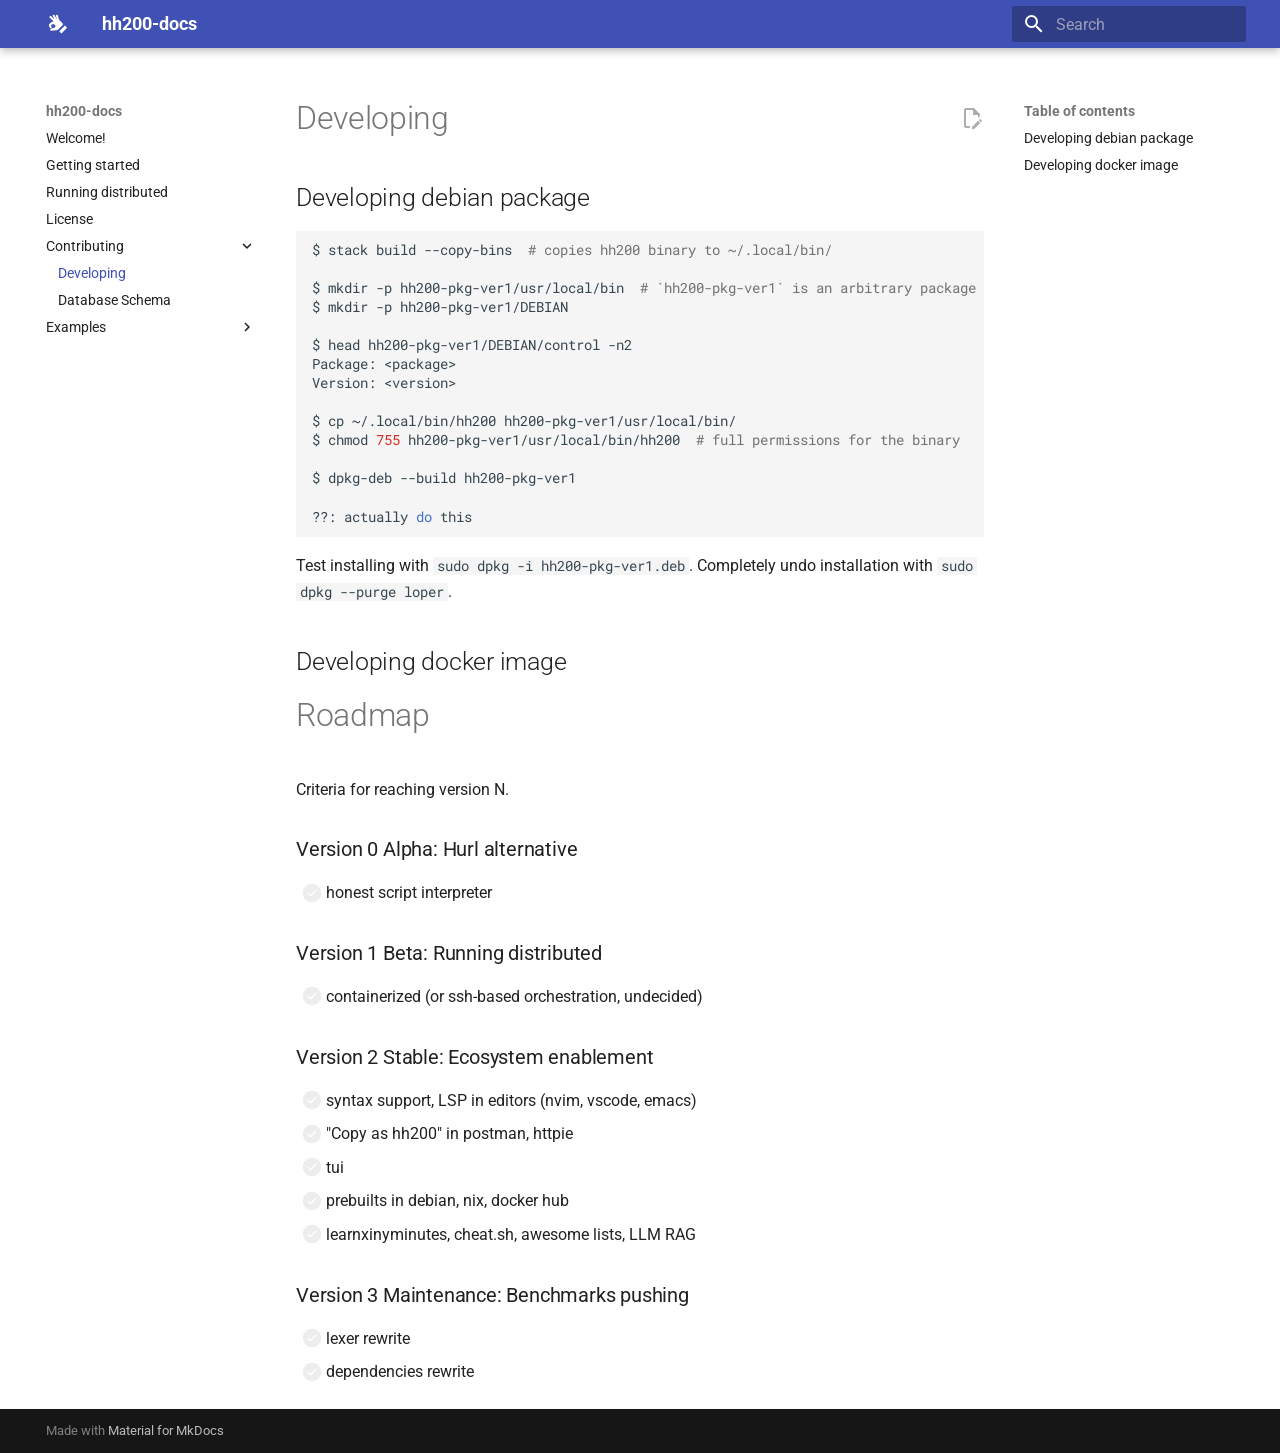
<file: site/contributing/index.html>
<!doctype html>
<html lang="en" class="no-js">
  <head>
    
      <meta charset="utf-8">
      <meta name="viewport" content="width=device-width,initial-scale=1">
      
      
      
      
        <link rel="prev" href="../003-license/">
      
      
        <link rel="next" href="database-schema/">
      
      
      <link rel="icon" href="../assets/images/favicon.png">
      <meta name="generator" content="mkdocs-1.6.1, mkdocs-material-9.6.4">
    
    
      
        <title>Developing - hh200-docs</title>
      
    
    
      <link rel="stylesheet" href="../assets/stylesheets/main.8608ea7d.min.css">
      
      


    
    
      
    
    
      
        
        
        <link rel="preconnect" href="https://fonts.gstatic.com" crossorigin>
        <link rel="stylesheet" href="https://fonts.googleapis.com/css?family=Roboto:300,300i,400,400i,700,700i%7CRoboto+Mono:400,400i,700,700i&display=fallback">
        <style>:root{--md-text-font:"Roboto";--md-code-font:"Roboto Mono"}</style>
      
    
    
      <link rel="stylesheet" href="../css/custom.css">
    
    <script>__md_scope=new URL("..",location),__md_hash=e=>[...e].reduce(((e,_)=>(e<<5)-e+_.charCodeAt(0)),0),__md_get=(e,_=localStorage,t=__md_scope)=>JSON.parse(_.getItem(t.pathname+"."+e)),__md_set=(e,_,t=localStorage,a=__md_scope)=>{try{t.setItem(a.pathname+"."+e,JSON.stringify(_))}catch(e){}}</script>
    
      

    
    
    
  </head>
  
  
    <body dir="ltr">
  
    
    <input class="md-toggle" data-md-toggle="drawer" type="checkbox" id="__drawer" autocomplete="off">
    <input class="md-toggle" data-md-toggle="search" type="checkbox" id="__search" autocomplete="off">
    <label class="md-overlay" for="__drawer"></label>
    <div data-md-component="skip">
      
        
        <a href="#developing" class="md-skip">
          Skip to content
        </a>
      
    </div>
    <div data-md-component="announce">
      
    </div>
    
    
      

  

<header class="md-header md-header--shadow" data-md-component="header">
  <nav class="md-header__inner md-grid" aria-label="Header">
    <a href=".." title="hh200-docs" class="md-header__button md-logo" aria-label="hh200-docs" data-md-component="logo">
      
  
  <svg xmlns="http://www.w3.org/2000/svg" viewBox="0 0 24 24"><path d="m13.3 19.26 5.66-5.65 2.12 2.12-5.66 5.65zm3.2-8.13-3.1-3.08a1.7 1.7 0 0 0-.4-.29l-1.12-4.29a1.001 1.001 0 0 0-1.94.49L11 8.03 8.67 3.19c-.23-.5-.83-.69-1.33-.48-.5.24-.71.84-.47 1.34l1.69 3.54-3.37-3.34c-.39-.39-1.03-.39-1.42 0-.39.4-.38 1.03.01 1.42l3.72 3.7-.7.27-1.08.43-1.91 1.32s-.81 1.05-.88 1.5c-.08.45.79 2.71.79 2.71h.01c.16.34.5.58.9.58a1 1 0 0 0 1-1c0-.1-.03-.18-.06-.27l.02-.01L5 13.17l1.23-.98c.47.02 1.48.1 1.97.13 2.73 2.45.15 3.41.15 3.41l-3.46 1.06-.17.14a.94.94 0 0 0-.3.75l.02 1.07 6.43-.5c.38.01.74-.13 1.02-.4l4.61-4.6c.53-.54.55-1.55 0-2.12"/></svg>

    </a>
    <label class="md-header__button md-icon" for="__drawer">
      
      <svg xmlns="http://www.w3.org/2000/svg" viewBox="0 0 24 24"><path d="M3 6h18v2H3zm0 5h18v2H3zm0 5h18v2H3z"/></svg>
    </label>
    <div class="md-header__title" data-md-component="header-title">
      <div class="md-header__ellipsis">
        <div class="md-header__topic">
          <span class="md-ellipsis">
            hh200-docs
          </span>
        </div>
        <div class="md-header__topic" data-md-component="header-topic">
          <span class="md-ellipsis">
            
              Developing
            
          </span>
        </div>
      </div>
    </div>
    
    
      <script>var palette=__md_get("__palette");if(palette&&palette.color){if("(prefers-color-scheme)"===palette.color.media){var media=matchMedia("(prefers-color-scheme: light)"),input=document.querySelector(media.matches?"[data-md-color-media='(prefers-color-scheme: light)']":"[data-md-color-media='(prefers-color-scheme: dark)']");palette.color.media=input.getAttribute("data-md-color-media"),palette.color.scheme=input.getAttribute("data-md-color-scheme"),palette.color.primary=input.getAttribute("data-md-color-primary"),palette.color.accent=input.getAttribute("data-md-color-accent")}for(var[key,value]of Object.entries(palette.color))document.body.setAttribute("data-md-color-"+key,value)}</script>
    
    
    
      <label class="md-header__button md-icon" for="__search">
        
        <svg xmlns="http://www.w3.org/2000/svg" viewBox="0 0 24 24"><path d="M9.5 3A6.5 6.5 0 0 1 16 9.5c0 1.61-.59 3.09-1.56 4.23l.27.27h.79l5 5-1.5 1.5-5-5v-.79l-.27-.27A6.52 6.52 0 0 1 9.5 16 6.5 6.5 0 0 1 3 9.5 6.5 6.5 0 0 1 9.5 3m0 2C7 5 5 7 5 9.5S7 14 9.5 14 14 12 14 9.5 12 5 9.5 5"/></svg>
      </label>
      <div class="md-search" data-md-component="search" role="dialog">
  <label class="md-search__overlay" for="__search"></label>
  <div class="md-search__inner" role="search">
    <form class="md-search__form" name="search">
      <input type="text" class="md-search__input" name="query" aria-label="Search" placeholder="Search" autocapitalize="off" autocorrect="off" autocomplete="off" spellcheck="false" data-md-component="search-query" required>
      <label class="md-search__icon md-icon" for="__search">
        
        <svg xmlns="http://www.w3.org/2000/svg" viewBox="0 0 24 24"><path d="M9.5 3A6.5 6.5 0 0 1 16 9.5c0 1.61-.59 3.09-1.56 4.23l.27.27h.79l5 5-1.5 1.5-5-5v-.79l-.27-.27A6.52 6.52 0 0 1 9.5 16 6.5 6.5 0 0 1 3 9.5 6.5 6.5 0 0 1 9.5 3m0 2C7 5 5 7 5 9.5S7 14 9.5 14 14 12 14 9.5 12 5 9.5 5"/></svg>
        
        <svg xmlns="http://www.w3.org/2000/svg" viewBox="0 0 24 24"><path d="M20 11v2H8l5.5 5.5-1.42 1.42L4.16 12l7.92-7.92L13.5 5.5 8 11z"/></svg>
      </label>
      <nav class="md-search__options" aria-label="Search">
        
        <button type="reset" class="md-search__icon md-icon" title="Clear" aria-label="Clear" tabindex="-1">
          
          <svg xmlns="http://www.w3.org/2000/svg" viewBox="0 0 24 24"><path d="M19 6.41 17.59 5 12 10.59 6.41 5 5 6.41 10.59 12 5 17.59 6.41 19 12 13.41 17.59 19 19 17.59 13.41 12z"/></svg>
        </button>
      </nav>
      
    </form>
    <div class="md-search__output">
      <div class="md-search__scrollwrap" tabindex="0" data-md-scrollfix>
        <div class="md-search-result" data-md-component="search-result">
          <div class="md-search-result__meta">
            Initializing search
          </div>
          <ol class="md-search-result__list" role="presentation"></ol>
        </div>
      </div>
    </div>
  </div>
</div>
    
    
      <div class="md-header__source">
        <a href="https://github.com/tbmreza/hh200-docs" title="Go to repository" class="md-source" data-md-component="source">
  <div class="md-source__icon md-icon">
    
    <svg xmlns="http://www.w3.org/2000/svg" viewBox="0 0 448 512"><!--! Font Awesome Free 6.7.2 by @fontawesome - https://fontawesome.com License - https://fontawesome.com/license/free (Icons: CC BY 4.0, Fonts: SIL OFL 1.1, Code: MIT License) Copyright 2024 Fonticons, Inc.--><path d="M439.55 236.05 244 40.45a28.87 28.87 0 0 0-40.81 0l-40.66 40.63 51.52 51.52c27.06-9.14 52.68 16.77 43.39 43.68l49.66 49.66c34.23-11.8 61.18 31 35.47 56.69-26.49 26.49-70.21-2.87-56-37.34L240.22 199v121.85c25.3 12.54 22.26 41.85 9.08 55a34.34 34.34 0 0 1-48.55 0c-17.57-17.6-11.07-46.91 11.25-56v-123c-20.8-8.51-24.6-30.74-18.64-45L142.57 101 8.45 235.14a28.86 28.86 0 0 0 0 40.81l195.61 195.6a28.86 28.86 0 0 0 40.8 0l194.69-194.69a28.86 28.86 0 0 0 0-40.81"/></svg>
  </div>
  <div class="md-source__repository">
    GitHub
  </div>
</a>
      </div>
    
  </nav>
  
</header>
    
    <div class="md-container" data-md-component="container">
      
      
        
          
        
      
      <main class="md-main" data-md-component="main">
        <div class="md-main__inner md-grid">
          
            
              
              <div class="md-sidebar md-sidebar--primary" data-md-component="sidebar" data-md-type="navigation" >
                <div class="md-sidebar__scrollwrap">
                  <div class="md-sidebar__inner">
                    



<nav class="md-nav md-nav--primary" aria-label="Navigation" data-md-level="0">
  <label class="md-nav__title" for="__drawer">
    <a href=".." title="hh200-docs" class="md-nav__button md-logo" aria-label="hh200-docs" data-md-component="logo">
      
  
  <svg xmlns="http://www.w3.org/2000/svg" viewBox="0 0 24 24"><path d="m13.3 19.26 5.66-5.65 2.12 2.12-5.66 5.65zm3.2-8.13-3.1-3.08a1.7 1.7 0 0 0-.4-.29l-1.12-4.29a1.001 1.001 0 0 0-1.94.49L11 8.03 8.67 3.19c-.23-.5-.83-.69-1.33-.48-.5.24-.71.84-.47 1.34l1.69 3.54-3.37-3.34c-.39-.39-1.03-.39-1.42 0-.39.4-.38 1.03.01 1.42l3.72 3.7-.7.27-1.08.43-1.91 1.32s-.81 1.05-.88 1.5c-.08.45.79 2.71.79 2.71h.01c.16.34.5.58.9.58a1 1 0 0 0 1-1c0-.1-.03-.18-.06-.27l.02-.01L5 13.17l1.23-.98c.47.02 1.48.1 1.97.13 2.73 2.45.15 3.41.15 3.41l-3.46 1.06-.17.14a.94.94 0 0 0-.3.75l.02 1.07 6.43-.5c.38.01.74-.13 1.02-.4l4.61-4.6c.53-.54.55-1.55 0-2.12"/></svg>

    </a>
    hh200-docs
  </label>
  
    <div class="md-nav__source">
      <a href="https://github.com/tbmreza/hh200-docs" title="Go to repository" class="md-source" data-md-component="source">
  <div class="md-source__icon md-icon">
    
    <svg xmlns="http://www.w3.org/2000/svg" viewBox="0 0 448 512"><!--! Font Awesome Free 6.7.2 by @fontawesome - https://fontawesome.com License - https://fontawesome.com/license/free (Icons: CC BY 4.0, Fonts: SIL OFL 1.1, Code: MIT License) Copyright 2024 Fonticons, Inc.--><path d="M439.55 236.05 244 40.45a28.87 28.87 0 0 0-40.81 0l-40.66 40.63 51.52 51.52c27.06-9.14 52.68 16.77 43.39 43.68l49.66 49.66c34.23-11.8 61.18 31 35.47 56.69-26.49 26.49-70.21-2.87-56-37.34L240.22 199v121.85c25.3 12.54 22.26 41.85 9.08 55a34.34 34.34 0 0 1-48.55 0c-17.57-17.6-11.07-46.91 11.25-56v-123c-20.8-8.51-24.6-30.74-18.64-45L142.57 101 8.45 235.14a28.86 28.86 0 0 0 0 40.81l195.61 195.6a28.86 28.86 0 0 0 40.8 0l194.69-194.69a28.86 28.86 0 0 0 0-40.81"/></svg>
  </div>
  <div class="md-source__repository">
    GitHub
  </div>
</a>
    </div>
  
  <ul class="md-nav__list" data-md-scrollfix>
    
      
      
  
  
  
  
    <li class="md-nav__item">
      <a href=".." class="md-nav__link">
        
  
  <span class="md-ellipsis">
    Welcome!
    
  </span>
  

      </a>
    </li>
  

    
      
      
  
  
  
  
    <li class="md-nav__item">
      <a href="../001-getting-started/" class="md-nav__link">
        
  
  <span class="md-ellipsis">
    Getting started
    
  </span>
  

      </a>
    </li>
  

    
      
      
  
  
  
  
    <li class="md-nav__item">
      <a href="../002-running-distributed/" class="md-nav__link">
        
  
  <span class="md-ellipsis">
    Running distributed
    
  </span>
  

      </a>
    </li>
  

    
      
      
  
  
  
  
    <li class="md-nav__item">
      <a href="../003-license/" class="md-nav__link">
        
  
  <span class="md-ellipsis">
    License
    
  </span>
  

      </a>
    </li>
  

    
      
      
  
  
    
  
  
  
    
    
    
    
    <li class="md-nav__item md-nav__item--active md-nav__item--nested">
      
        
        
        <input class="md-nav__toggle md-toggle " type="checkbox" id="__nav_5" checked>
        
          
          <label class="md-nav__link" for="__nav_5" id="__nav_5_label" tabindex="0">
            
  
  <span class="md-ellipsis">
    Contributing
    
  </span>
  

            <span class="md-nav__icon md-icon"></span>
          </label>
        
        <nav class="md-nav" data-md-level="1" aria-labelledby="__nav_5_label" aria-expanded="true">
          <label class="md-nav__title" for="__nav_5">
            <span class="md-nav__icon md-icon"></span>
            Contributing
          </label>
          <ul class="md-nav__list" data-md-scrollfix>
            
              
                
  
  
    
  
  
  
    <li class="md-nav__item md-nav__item--active">
      
      <input class="md-nav__toggle md-toggle" type="checkbox" id="__toc">
      
      
        
      
      
        <label class="md-nav__link md-nav__link--active" for="__toc">
          
  
  <span class="md-ellipsis">
    Developing
    
  </span>
  

          <span class="md-nav__icon md-icon"></span>
        </label>
      
      <a href="./" class="md-nav__link md-nav__link--active">
        
  
  <span class="md-ellipsis">
    Developing
    
  </span>
  

      </a>
      
        

<nav class="md-nav md-nav--secondary" aria-label="Table of contents">
  
  
  
    
  
  
    <label class="md-nav__title" for="__toc">
      <span class="md-nav__icon md-icon"></span>
      Table of contents
    </label>
    <ul class="md-nav__list" data-md-component="toc" data-md-scrollfix>
      
        <li class="md-nav__item">
  <a href="#developing-debian-package" class="md-nav__link">
    <span class="md-ellipsis">
      Developing debian package
    </span>
  </a>
  
</li>
      
        <li class="md-nav__item">
  <a href="#developing-docker-image" class="md-nav__link">
    <span class="md-ellipsis">
      Developing docker image
    </span>
  </a>
  
</li>
      
    </ul>
  
</nav>
      
    </li>
  

              
            
              
                
  
  
  
  
    <li class="md-nav__item">
      <a href="database-schema/" class="md-nav__link">
        
  
  <span class="md-ellipsis">
    Database Schema
    
  </span>
  

      </a>
    </li>
  

              
            
          </ul>
        </nav>
      
    </li>
  

    
      
      
  
  
  
  
    
    
    
    
    <li class="md-nav__item md-nav__item--nested">
      
        
        
        <input class="md-nav__toggle md-toggle " type="checkbox" id="__nav_6" >
        
          
          <label class="md-nav__link" for="__nav_6" id="__nav_6_label" tabindex="0">
            
  
  <span class="md-ellipsis">
    Examples
    
  </span>
  

            <span class="md-nav__icon md-icon"></span>
          </label>
        
        <nav class="md-nav" data-md-level="1" aria-labelledby="__nav_6_label" aria-expanded="false">
          <label class="md-nav__title" for="__nav_6">
            <span class="md-nav__icon md-icon"></span>
            Examples
          </label>
          <ul class="md-nav__list" data-md-scrollfix>
            
              
                
  
  
  
  
    <li class="md-nav__item">
      <a href="../examples/" class="md-nav__link">
        
  
  <span class="md-ellipsis">
    Running examples
    
  </span>
  

      </a>
    </li>
  

              
            
              
                
  
  
  
  
    <li class="md-nav__item">
      <a href="../examples/001-hello-world/" class="md-nav__link">
        
  
  <span class="md-ellipsis">
    Hello world
    
  </span>
  

      </a>
    </li>
  

              
            
              
                
  
  
  
  
    <li class="md-nav__item">
      <a href="../examples/download-file/" class="md-nav__link">
        
  
  <span class="md-ellipsis">
    Download file
    
  </span>
  

      </a>
    </li>
  

              
            
          </ul>
        </nav>
      
    </li>
  

    
  </ul>
</nav>
                  </div>
                </div>
              </div>
            
            
              
              <div class="md-sidebar md-sidebar--secondary" data-md-component="sidebar" data-md-type="toc" >
                <div class="md-sidebar__scrollwrap">
                  <div class="md-sidebar__inner">
                    

<nav class="md-nav md-nav--secondary" aria-label="Table of contents">
  
  
  
    
  
  
    <label class="md-nav__title" for="__toc">
      <span class="md-nav__icon md-icon"></span>
      Table of contents
    </label>
    <ul class="md-nav__list" data-md-component="toc" data-md-scrollfix>
      
        <li class="md-nav__item">
  <a href="#developing-debian-package" class="md-nav__link">
    <span class="md-ellipsis">
      Developing debian package
    </span>
  </a>
  
</li>
      
        <li class="md-nav__item">
  <a href="#developing-docker-image" class="md-nav__link">
    <span class="md-ellipsis">
      Developing docker image
    </span>
  </a>
  
</li>
      
    </ul>
  
</nav>
                  </div>
                </div>
              </div>
            
          
          
            <div class="md-content" data-md-component="content">
              <article class="md-content__inner md-typeset">
                
                  


  
    <a href="https://github.com/tbmreza/hh200-docs/edit/main/docs/contributing/index.md" title="Edit this page" class="md-content__button md-icon">
      
      <svg xmlns="http://www.w3.org/2000/svg" viewBox="0 0 24 24"><path d="M10 20H6V4h7v5h5v3.1l2-2V8l-6-6H6c-1.1 0-2 .9-2 2v16c0 1.1.9 2 2 2h4zm10.2-7c.1 0 .3.1.4.2l1.3 1.3c.2.2.2.6 0 .8l-1 1-2.1-2.1 1-1c.1-.1.2-.2.4-.2m0 3.9L14.1 23H12v-2.1l6.1-6.1z"/></svg>
    </a>
  
  


<h1 id="developing">Developing</h1>
<h2 id="developing-debian-package">Developing debian package</h2>
<p><div class="highlight"><pre><span></span><code>$<span class="w"> </span>stack<span class="w"> </span>build<span class="w"> </span>--copy-bins<span class="w">  </span><span class="c1"># copies hh200 binary to ~/.local/bin/</span>

$<span class="w"> </span>mkdir<span class="w"> </span>-p<span class="w"> </span>hh200-pkg-ver1/usr/local/bin<span class="w">  </span><span class="c1"># `hh200-pkg-ver1` is an arbitrary package root folder name</span>
$<span class="w"> </span>mkdir<span class="w"> </span>-p<span class="w"> </span>hh200-pkg-ver1/DEBIAN

$<span class="w"> </span>head<span class="w"> </span>hh200-pkg-ver1/DEBIAN/control<span class="w"> </span>-n2
Package:<span class="w"> </span>&lt;package&gt;
Version:<span class="w"> </span>&lt;version&gt;

$<span class="w"> </span>cp<span class="w"> </span>~/.local/bin/hh200<span class="w"> </span>hh200-pkg-ver1/usr/local/bin/
$<span class="w"> </span>chmod<span class="w"> </span><span class="m">755</span><span class="w"> </span>hh200-pkg-ver1/usr/local/bin/hh200<span class="w">  </span><span class="c1"># full permissions for the binary</span>

$<span class="w"> </span>dpkg-deb<span class="w"> </span>--build<span class="w"> </span>hh200-pkg-ver1

??:<span class="w"> </span>actually<span class="w"> </span><span class="k">do</span><span class="w"> </span>this
</code></pre></div>
Test installing with <code>sudo dpkg -i hh200-pkg-ver1.deb</code>. Completely undo installation
with <code>sudo dpkg --purge loper</code>.</p>
<h2 id="developing-docker-image">Developing docker image</h2>
<h1 id="roadmap">Roadmap</h1>
<p>Criteria for reaching version N.</p>
<h3 id="version-0-alpha-hurl-alternative">Version 0 Alpha: Hurl alternative</h3>
<ul class="task-list">
<li class="task-list-item"><label class="task-list-control"><input type="checkbox" disabled/><span class="task-list-indicator"></span></label> honest script interpreter</li>
</ul>
<h3 id="version-1-beta-running-distributed">Version 1 Beta: Running distributed</h3>
<ul class="task-list">
<li class="task-list-item"><label class="task-list-control"><input type="checkbox" disabled/><span class="task-list-indicator"></span></label> containerized (or ssh-based orchestration, undecided)</li>
</ul>
<h3 id="version-2-stable-ecosystem-enablement">Version 2 Stable: Ecosystem enablement</h3>
<ul class="task-list">
<li class="task-list-item"><label class="task-list-control"><input type="checkbox" disabled/><span class="task-list-indicator"></span></label> syntax support, LSP in editors (nvim, vscode, emacs)</li>
<li class="task-list-item"><label class="task-list-control"><input type="checkbox" disabled/><span class="task-list-indicator"></span></label> "Copy as hh200" in postman, httpie</li>
<li class="task-list-item"><label class="task-list-control"><input type="checkbox" disabled/><span class="task-list-indicator"></span></label> tui</li>
<li class="task-list-item"><label class="task-list-control"><input type="checkbox" disabled/><span class="task-list-indicator"></span></label> prebuilts in debian, nix, docker hub</li>
<li class="task-list-item"><label class="task-list-control"><input type="checkbox" disabled/><span class="task-list-indicator"></span></label> learnxinyminutes, cheat.sh, awesome lists, LLM RAG</li>
</ul>
<h3 id="version-3-maintenance-benchmarks-pushing">Version 3 Maintenance: Benchmarks pushing</h3>
<ul class="task-list">
<li class="task-list-item"><label class="task-list-control"><input type="checkbox" disabled/><span class="task-list-indicator"></span></label> lexer rewrite</li>
<li class="task-list-item"><label class="task-list-control"><input type="checkbox" disabled/><span class="task-list-indicator"></span></label> dependencies rewrite</li>
</ul>












                
              </article>
            </div>
          
          
<script>var target=document.getElementById(location.hash.slice(1));target&&target.name&&(target.checked=target.name.startsWith("__tabbed_"))</script>
        </div>
        
      </main>
      
        <footer class="md-footer">
  
  <div class="md-footer-meta md-typeset">
    <div class="md-footer-meta__inner md-grid">
      <div class="md-copyright">
  
  
    Made with
    <a href="https://squidfunk.github.io/mkdocs-material/" target="_blank" rel="noopener">
      Material for MkDocs
    </a>
  
</div>
      
    </div>
  </div>
</footer>
      
    </div>
    <div class="md-dialog" data-md-component="dialog">
      <div class="md-dialog__inner md-typeset"></div>
    </div>
    
    
    <script id="__config" type="application/json">{"base": "..", "features": ["content.action.edit"], "search": "../assets/javascripts/workers/search.f8cc74c7.min.js", "translations": {"clipboard.copied": "Copied to clipboard", "clipboard.copy": "Copy to clipboard", "search.result.more.one": "1 more on this page", "search.result.more.other": "# more on this page", "search.result.none": "No matching documents", "search.result.one": "1 matching document", "search.result.other": "# matching documents", "search.result.placeholder": "Type to start searching", "search.result.term.missing": "Missing", "select.version": "Select version"}}</script>
    
    
      <script src="../assets/javascripts/bundle.f1b6f286.min.js"></script>
      
    
  </body>
</html>
</file>
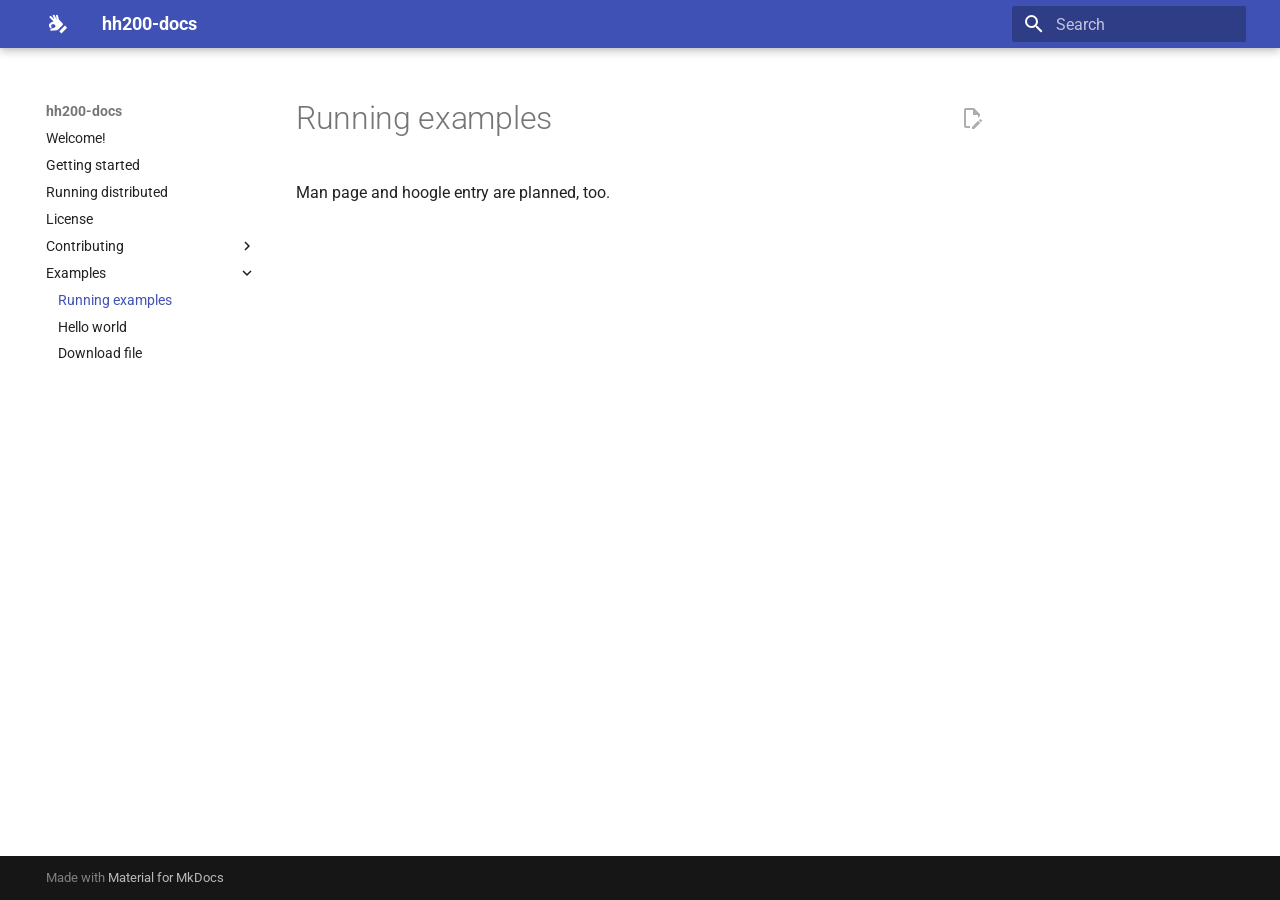
<file: site/examples/index.html>
<!doctype html>
<html lang="en" class="no-js">
  <head>
    
      <meta charset="utf-8">
      <meta name="viewport" content="width=device-width,initial-scale=1">
      
      
      
      
        <link rel="prev" href="../contributing/database-schema/">
      
      
        <link rel="next" href="001-hello-world/">
      
      
      <link rel="icon" href="../assets/images/favicon.png">
      <meta name="generator" content="mkdocs-1.6.1, mkdocs-material-9.6.4">
    
    
      
        <title>Running examples - hh200-docs</title>
      
    
    
      <link rel="stylesheet" href="../assets/stylesheets/main.8608ea7d.min.css">
      
      


    
    
      
    
    
      
        
        
        <link rel="preconnect" href="https://fonts.gstatic.com" crossorigin>
        <link rel="stylesheet" href="https://fonts.googleapis.com/css?family=Roboto:300,300i,400,400i,700,700i%7CRoboto+Mono:400,400i,700,700i&display=fallback">
        <style>:root{--md-text-font:"Roboto";--md-code-font:"Roboto Mono"}</style>
      
    
    
      <link rel="stylesheet" href="../css/custom.css">
    
    <script>__md_scope=new URL("..",location),__md_hash=e=>[...e].reduce(((e,_)=>(e<<5)-e+_.charCodeAt(0)),0),__md_get=(e,_=localStorage,t=__md_scope)=>JSON.parse(_.getItem(t.pathname+"."+e)),__md_set=(e,_,t=localStorage,a=__md_scope)=>{try{t.setItem(a.pathname+"."+e,JSON.stringify(_))}catch(e){}}</script>
    
      

    
    
    
  </head>
  
  
    <body dir="ltr">
  
    
    <input class="md-toggle" data-md-toggle="drawer" type="checkbox" id="__drawer" autocomplete="off">
    <input class="md-toggle" data-md-toggle="search" type="checkbox" id="__search" autocomplete="off">
    <label class="md-overlay" for="__drawer"></label>
    <div data-md-component="skip">
      
        
        <a href="#running-examples" class="md-skip">
          Skip to content
        </a>
      
    </div>
    <div data-md-component="announce">
      
    </div>
    
    
      

  

<header class="md-header md-header--shadow" data-md-component="header">
  <nav class="md-header__inner md-grid" aria-label="Header">
    <a href=".." title="hh200-docs" class="md-header__button md-logo" aria-label="hh200-docs" data-md-component="logo">
      
  
  <svg xmlns="http://www.w3.org/2000/svg" viewBox="0 0 24 24"><path d="m13.3 19.26 5.66-5.65 2.12 2.12-5.66 5.65zm3.2-8.13-3.1-3.08a1.7 1.7 0 0 0-.4-.29l-1.12-4.29a1.001 1.001 0 0 0-1.94.49L11 8.03 8.67 3.19c-.23-.5-.83-.69-1.33-.48-.5.24-.71.84-.47 1.34l1.69 3.54-3.37-3.34c-.39-.39-1.03-.39-1.42 0-.39.4-.38 1.03.01 1.42l3.72 3.7-.7.27-1.08.43-1.91 1.32s-.81 1.05-.88 1.5c-.08.45.79 2.71.79 2.71h.01c.16.34.5.58.9.58a1 1 0 0 0 1-1c0-.1-.03-.18-.06-.27l.02-.01L5 13.17l1.23-.98c.47.02 1.48.1 1.97.13 2.73 2.45.15 3.41.15 3.41l-3.46 1.06-.17.14a.94.94 0 0 0-.3.75l.02 1.07 6.43-.5c.38.01.74-.13 1.02-.4l4.61-4.6c.53-.54.55-1.55 0-2.12"/></svg>

    </a>
    <label class="md-header__button md-icon" for="__drawer">
      
      <svg xmlns="http://www.w3.org/2000/svg" viewBox="0 0 24 24"><path d="M3 6h18v2H3zm0 5h18v2H3zm0 5h18v2H3z"/></svg>
    </label>
    <div class="md-header__title" data-md-component="header-title">
      <div class="md-header__ellipsis">
        <div class="md-header__topic">
          <span class="md-ellipsis">
            hh200-docs
          </span>
        </div>
        <div class="md-header__topic" data-md-component="header-topic">
          <span class="md-ellipsis">
            
              Running examples
            
          </span>
        </div>
      </div>
    </div>
    
    
      <script>var palette=__md_get("__palette");if(palette&&palette.color){if("(prefers-color-scheme)"===palette.color.media){var media=matchMedia("(prefers-color-scheme: light)"),input=document.querySelector(media.matches?"[data-md-color-media='(prefers-color-scheme: light)']":"[data-md-color-media='(prefers-color-scheme: dark)']");palette.color.media=input.getAttribute("data-md-color-media"),palette.color.scheme=input.getAttribute("data-md-color-scheme"),palette.color.primary=input.getAttribute("data-md-color-primary"),palette.color.accent=input.getAttribute("data-md-color-accent")}for(var[key,value]of Object.entries(palette.color))document.body.setAttribute("data-md-color-"+key,value)}</script>
    
    
    
      <label class="md-header__button md-icon" for="__search">
        
        <svg xmlns="http://www.w3.org/2000/svg" viewBox="0 0 24 24"><path d="M9.5 3A6.5 6.5 0 0 1 16 9.5c0 1.61-.59 3.09-1.56 4.23l.27.27h.79l5 5-1.5 1.5-5-5v-.79l-.27-.27A6.52 6.52 0 0 1 9.5 16 6.5 6.5 0 0 1 3 9.5 6.5 6.5 0 0 1 9.5 3m0 2C7 5 5 7 5 9.5S7 14 9.5 14 14 12 14 9.5 12 5 9.5 5"/></svg>
      </label>
      <div class="md-search" data-md-component="search" role="dialog">
  <label class="md-search__overlay" for="__search"></label>
  <div class="md-search__inner" role="search">
    <form class="md-search__form" name="search">
      <input type="text" class="md-search__input" name="query" aria-label="Search" placeholder="Search" autocapitalize="off" autocorrect="off" autocomplete="off" spellcheck="false" data-md-component="search-query" required>
      <label class="md-search__icon md-icon" for="__search">
        
        <svg xmlns="http://www.w3.org/2000/svg" viewBox="0 0 24 24"><path d="M9.5 3A6.5 6.5 0 0 1 16 9.5c0 1.61-.59 3.09-1.56 4.23l.27.27h.79l5 5-1.5 1.5-5-5v-.79l-.27-.27A6.52 6.52 0 0 1 9.5 16 6.5 6.5 0 0 1 3 9.5 6.5 6.5 0 0 1 9.5 3m0 2C7 5 5 7 5 9.5S7 14 9.5 14 14 12 14 9.5 12 5 9.5 5"/></svg>
        
        <svg xmlns="http://www.w3.org/2000/svg" viewBox="0 0 24 24"><path d="M20 11v2H8l5.5 5.5-1.42 1.42L4.16 12l7.92-7.92L13.5 5.5 8 11z"/></svg>
      </label>
      <nav class="md-search__options" aria-label="Search">
        
        <button type="reset" class="md-search__icon md-icon" title="Clear" aria-label="Clear" tabindex="-1">
          
          <svg xmlns="http://www.w3.org/2000/svg" viewBox="0 0 24 24"><path d="M19 6.41 17.59 5 12 10.59 6.41 5 5 6.41 10.59 12 5 17.59 6.41 19 12 13.41 17.59 19 19 17.59 13.41 12z"/></svg>
        </button>
      </nav>
      
    </form>
    <div class="md-search__output">
      <div class="md-search__scrollwrap" tabindex="0" data-md-scrollfix>
        <div class="md-search-result" data-md-component="search-result">
          <div class="md-search-result__meta">
            Initializing search
          </div>
          <ol class="md-search-result__list" role="presentation"></ol>
        </div>
      </div>
    </div>
  </div>
</div>
    
    
      <div class="md-header__source">
        <a href="https://github.com/tbmreza/hh200-docs" title="Go to repository" class="md-source" data-md-component="source">
  <div class="md-source__icon md-icon">
    
    <svg xmlns="http://www.w3.org/2000/svg" viewBox="0 0 448 512"><!--! Font Awesome Free 6.7.2 by @fontawesome - https://fontawesome.com License - https://fontawesome.com/license/free (Icons: CC BY 4.0, Fonts: SIL OFL 1.1, Code: MIT License) Copyright 2024 Fonticons, Inc.--><path d="M439.55 236.05 244 40.45a28.87 28.87 0 0 0-40.81 0l-40.66 40.63 51.52 51.52c27.06-9.14 52.68 16.77 43.39 43.68l49.66 49.66c34.23-11.8 61.18 31 35.47 56.69-26.49 26.49-70.21-2.87-56-37.34L240.22 199v121.85c25.3 12.54 22.26 41.85 9.08 55a34.34 34.34 0 0 1-48.55 0c-17.57-17.6-11.07-46.91 11.25-56v-123c-20.8-8.51-24.6-30.74-18.64-45L142.57 101 8.45 235.14a28.86 28.86 0 0 0 0 40.81l195.61 195.6a28.86 28.86 0 0 0 40.8 0l194.69-194.69a28.86 28.86 0 0 0 0-40.81"/></svg>
  </div>
  <div class="md-source__repository">
    GitHub
  </div>
</a>
      </div>
    
  </nav>
  
</header>
    
    <div class="md-container" data-md-component="container">
      
      
        
          
        
      
      <main class="md-main" data-md-component="main">
        <div class="md-main__inner md-grid">
          
            
              
              <div class="md-sidebar md-sidebar--primary" data-md-component="sidebar" data-md-type="navigation" >
                <div class="md-sidebar__scrollwrap">
                  <div class="md-sidebar__inner">
                    



<nav class="md-nav md-nav--primary" aria-label="Navigation" data-md-level="0">
  <label class="md-nav__title" for="__drawer">
    <a href=".." title="hh200-docs" class="md-nav__button md-logo" aria-label="hh200-docs" data-md-component="logo">
      
  
  <svg xmlns="http://www.w3.org/2000/svg" viewBox="0 0 24 24"><path d="m13.3 19.26 5.66-5.65 2.12 2.12-5.66 5.65zm3.2-8.13-3.1-3.08a1.7 1.7 0 0 0-.4-.29l-1.12-4.29a1.001 1.001 0 0 0-1.94.49L11 8.03 8.67 3.19c-.23-.5-.83-.69-1.33-.48-.5.24-.71.84-.47 1.34l1.69 3.54-3.37-3.34c-.39-.39-1.03-.39-1.42 0-.39.4-.38 1.03.01 1.42l3.72 3.7-.7.27-1.08.43-1.91 1.32s-.81 1.05-.88 1.5c-.08.45.79 2.71.79 2.71h.01c.16.34.5.58.9.58a1 1 0 0 0 1-1c0-.1-.03-.18-.06-.27l.02-.01L5 13.17l1.23-.98c.47.02 1.48.1 1.97.13 2.73 2.45.15 3.41.15 3.41l-3.46 1.06-.17.14a.94.94 0 0 0-.3.75l.02 1.07 6.43-.5c.38.01.74-.13 1.02-.4l4.61-4.6c.53-.54.55-1.55 0-2.12"/></svg>

    </a>
    hh200-docs
  </label>
  
    <div class="md-nav__source">
      <a href="https://github.com/tbmreza/hh200-docs" title="Go to repository" class="md-source" data-md-component="source">
  <div class="md-source__icon md-icon">
    
    <svg xmlns="http://www.w3.org/2000/svg" viewBox="0 0 448 512"><!--! Font Awesome Free 6.7.2 by @fontawesome - https://fontawesome.com License - https://fontawesome.com/license/free (Icons: CC BY 4.0, Fonts: SIL OFL 1.1, Code: MIT License) Copyright 2024 Fonticons, Inc.--><path d="M439.55 236.05 244 40.45a28.87 28.87 0 0 0-40.81 0l-40.66 40.63 51.52 51.52c27.06-9.14 52.68 16.77 43.39 43.68l49.66 49.66c34.23-11.8 61.18 31 35.47 56.69-26.49 26.49-70.21-2.87-56-37.34L240.22 199v121.85c25.3 12.54 22.26 41.85 9.08 55a34.34 34.34 0 0 1-48.55 0c-17.57-17.6-11.07-46.91 11.25-56v-123c-20.8-8.51-24.6-30.74-18.64-45L142.57 101 8.45 235.14a28.86 28.86 0 0 0 0 40.81l195.61 195.6a28.86 28.86 0 0 0 40.8 0l194.69-194.69a28.86 28.86 0 0 0 0-40.81"/></svg>
  </div>
  <div class="md-source__repository">
    GitHub
  </div>
</a>
    </div>
  
  <ul class="md-nav__list" data-md-scrollfix>
    
      
      
  
  
  
  
    <li class="md-nav__item">
      <a href=".." class="md-nav__link">
        
  
  <span class="md-ellipsis">
    Welcome!
    
  </span>
  

      </a>
    </li>
  

    
      
      
  
  
  
  
    <li class="md-nav__item">
      <a href="../001-getting-started/" class="md-nav__link">
        
  
  <span class="md-ellipsis">
    Getting started
    
  </span>
  

      </a>
    </li>
  

    
      
      
  
  
  
  
    <li class="md-nav__item">
      <a href="../002-running-distributed/" class="md-nav__link">
        
  
  <span class="md-ellipsis">
    Running distributed
    
  </span>
  

      </a>
    </li>
  

    
      
      
  
  
  
  
    <li class="md-nav__item">
      <a href="../003-license/" class="md-nav__link">
        
  
  <span class="md-ellipsis">
    License
    
  </span>
  

      </a>
    </li>
  

    
      
      
  
  
  
  
    
    
    
    
    <li class="md-nav__item md-nav__item--nested">
      
        
        
        <input class="md-nav__toggle md-toggle " type="checkbox" id="__nav_5" >
        
          
          <label class="md-nav__link" for="__nav_5" id="__nav_5_label" tabindex="0">
            
  
  <span class="md-ellipsis">
    Contributing
    
  </span>
  

            <span class="md-nav__icon md-icon"></span>
          </label>
        
        <nav class="md-nav" data-md-level="1" aria-labelledby="__nav_5_label" aria-expanded="false">
          <label class="md-nav__title" for="__nav_5">
            <span class="md-nav__icon md-icon"></span>
            Contributing
          </label>
          <ul class="md-nav__list" data-md-scrollfix>
            
              
                
  
  
  
  
    <li class="md-nav__item">
      <a href="../contributing/" class="md-nav__link">
        
  
  <span class="md-ellipsis">
    Developing
    
  </span>
  

      </a>
    </li>
  

              
            
              
                
  
  
  
  
    <li class="md-nav__item">
      <a href="../contributing/database-schema/" class="md-nav__link">
        
  
  <span class="md-ellipsis">
    Database Schema
    
  </span>
  

      </a>
    </li>
  

              
            
          </ul>
        </nav>
      
    </li>
  

    
      
      
  
  
    
  
  
  
    
    
    
    
    <li class="md-nav__item md-nav__item--active md-nav__item--nested">
      
        
        
        <input class="md-nav__toggle md-toggle " type="checkbox" id="__nav_6" checked>
        
          
          <label class="md-nav__link" for="__nav_6" id="__nav_6_label" tabindex="0">
            
  
  <span class="md-ellipsis">
    Examples
    
  </span>
  

            <span class="md-nav__icon md-icon"></span>
          </label>
        
        <nav class="md-nav" data-md-level="1" aria-labelledby="__nav_6_label" aria-expanded="true">
          <label class="md-nav__title" for="__nav_6">
            <span class="md-nav__icon md-icon"></span>
            Examples
          </label>
          <ul class="md-nav__list" data-md-scrollfix>
            
              
                
  
  
    
  
  
  
    <li class="md-nav__item md-nav__item--active">
      
      <input class="md-nav__toggle md-toggle" type="checkbox" id="__toc">
      
      
        
      
      
      <a href="./" class="md-nav__link md-nav__link--active">
        
  
  <span class="md-ellipsis">
    Running examples
    
  </span>
  

      </a>
      
    </li>
  

              
            
              
                
  
  
  
  
    <li class="md-nav__item">
      <a href="001-hello-world/" class="md-nav__link">
        
  
  <span class="md-ellipsis">
    Hello world
    
  </span>
  

      </a>
    </li>
  

              
            
              
                
  
  
  
  
    <li class="md-nav__item">
      <a href="download-file/" class="md-nav__link">
        
  
  <span class="md-ellipsis">
    Download file
    
  </span>
  

      </a>
    </li>
  

              
            
          </ul>
        </nav>
      
    </li>
  

    
  </ul>
</nav>
                  </div>
                </div>
              </div>
            
            
              
              <div class="md-sidebar md-sidebar--secondary" data-md-component="sidebar" data-md-type="toc" >
                <div class="md-sidebar__scrollwrap">
                  <div class="md-sidebar__inner">
                    

<nav class="md-nav md-nav--secondary" aria-label="Table of contents">
  
  
  
    
  
  
</nav>
                  </div>
                </div>
              </div>
            
          
          
            <div class="md-content" data-md-component="content">
              <article class="md-content__inner md-typeset">
                
                  


  
    <a href="https://github.com/tbmreza/hh200-docs/edit/main/docs/examples/index.md" title="Edit this page" class="md-content__button md-icon">
      
      <svg xmlns="http://www.w3.org/2000/svg" viewBox="0 0 24 24"><path d="M10 20H6V4h7v5h5v3.1l2-2V8l-6-6H6c-1.1 0-2 .9-2 2v16c0 1.1.9 2 2 2h4zm10.2-7c.1 0 .3.1.4.2l1.3 1.3c.2.2.2.6 0 .8l-1 1-2.1-2.1 1-1c.1-.1.2-.2.4-.2m0 3.9L14.1 23H12v-2.1l6.1-6.1z"/></svg>
    </a>
  
  


<h1 id="running-examples">Running examples</h1>
<p>Man page and hoogle entry are planned, too.</p>












                
              </article>
            </div>
          
          
<script>var target=document.getElementById(location.hash.slice(1));target&&target.name&&(target.checked=target.name.startsWith("__tabbed_"))</script>
        </div>
        
      </main>
      
        <footer class="md-footer">
  
  <div class="md-footer-meta md-typeset">
    <div class="md-footer-meta__inner md-grid">
      <div class="md-copyright">
  
  
    Made with
    <a href="https://squidfunk.github.io/mkdocs-material/" target="_blank" rel="noopener">
      Material for MkDocs
    </a>
  
</div>
      
    </div>
  </div>
</footer>
      
    </div>
    <div class="md-dialog" data-md-component="dialog">
      <div class="md-dialog__inner md-typeset"></div>
    </div>
    
    
    <script id="__config" type="application/json">{"base": "..", "features": ["content.action.edit"], "search": "../assets/javascripts/workers/search.f8cc74c7.min.js", "translations": {"clipboard.copied": "Copied to clipboard", "clipboard.copy": "Copy to clipboard", "search.result.more.one": "1 more on this page", "search.result.more.other": "# more on this page", "search.result.none": "No matching documents", "search.result.one": "1 matching document", "search.result.other": "# matching documents", "search.result.placeholder": "Type to start searching", "search.result.term.missing": "Missing", "select.version": "Select version"}}</script>
    
    
      <script src="../assets/javascripts/bundle.f1b6f286.min.js"></script>
      
    
  </body>
</html>
</file>
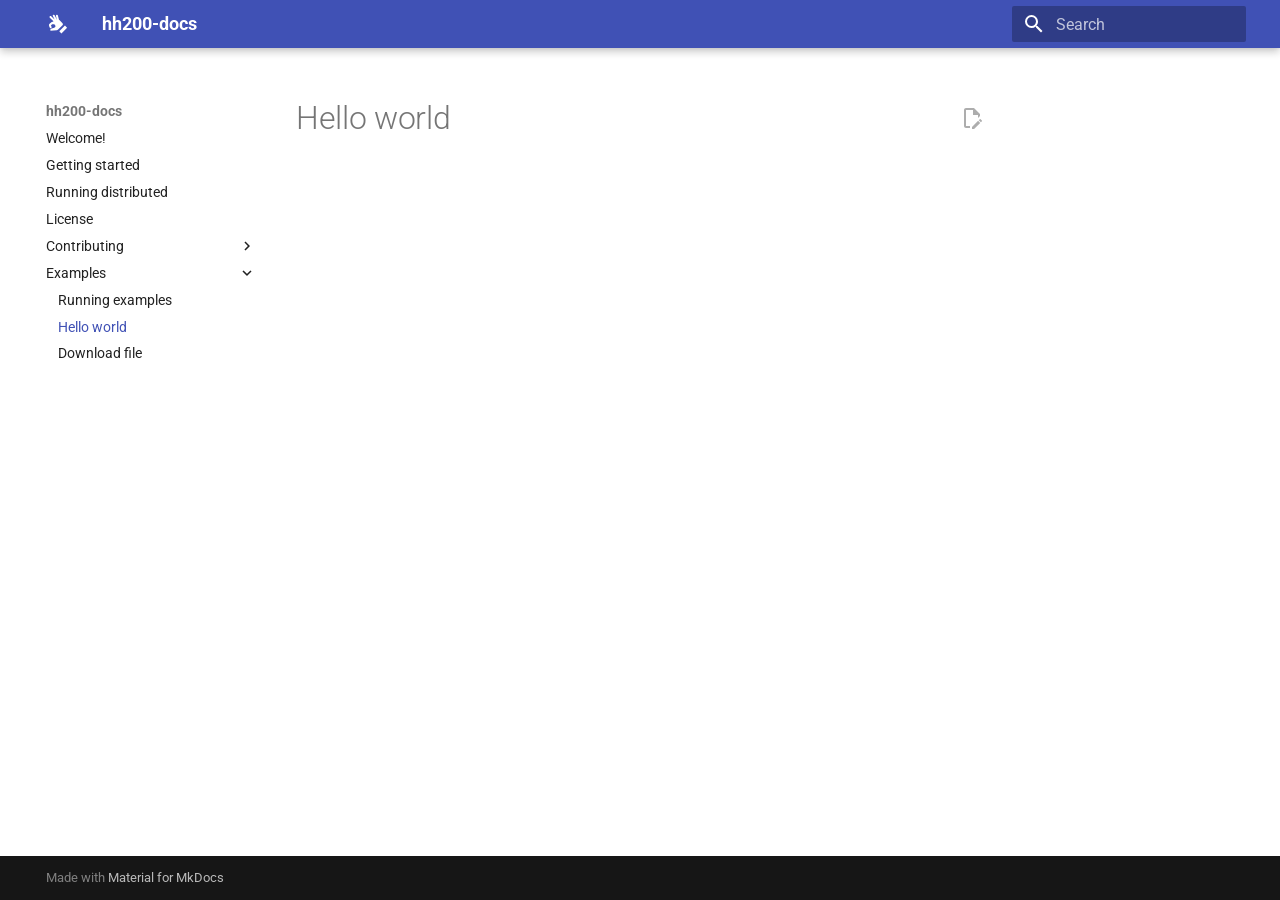
<file: site/examples/001-hello-world/index.html>
<!doctype html>
<html lang="en" class="no-js">
  <head>
    
      <meta charset="utf-8">
      <meta name="viewport" content="width=device-width,initial-scale=1">
      
      
      
      
        <link rel="prev" href="../">
      
      
        <link rel="next" href="../download-file/">
      
      
      <link rel="icon" href="../../assets/images/favicon.png">
      <meta name="generator" content="mkdocs-1.6.1, mkdocs-material-9.6.4">
    
    
      
        <title>Hello world - hh200-docs</title>
      
    
    
      <link rel="stylesheet" href="../../assets/stylesheets/main.8608ea7d.min.css">
      
      


    
    
      
    
    
      
        
        
        <link rel="preconnect" href="https://fonts.gstatic.com" crossorigin>
        <link rel="stylesheet" href="https://fonts.googleapis.com/css?family=Roboto:300,300i,400,400i,700,700i%7CRoboto+Mono:400,400i,700,700i&display=fallback">
        <style>:root{--md-text-font:"Roboto";--md-code-font:"Roboto Mono"}</style>
      
    
    
      <link rel="stylesheet" href="../../css/custom.css">
    
    <script>__md_scope=new URL("../..",location),__md_hash=e=>[...e].reduce(((e,_)=>(e<<5)-e+_.charCodeAt(0)),0),__md_get=(e,_=localStorage,t=__md_scope)=>JSON.parse(_.getItem(t.pathname+"."+e)),__md_set=(e,_,t=localStorage,a=__md_scope)=>{try{t.setItem(a.pathname+"."+e,JSON.stringify(_))}catch(e){}}</script>
    
      

    
    
    
  </head>
  
  
    <body dir="ltr">
  
    
    <input class="md-toggle" data-md-toggle="drawer" type="checkbox" id="__drawer" autocomplete="off">
    <input class="md-toggle" data-md-toggle="search" type="checkbox" id="__search" autocomplete="off">
    <label class="md-overlay" for="__drawer"></label>
    <div data-md-component="skip">
      
        
        <a href="#hello-world" class="md-skip">
          Skip to content
        </a>
      
    </div>
    <div data-md-component="announce">
      
    </div>
    
    
      

  

<header class="md-header md-header--shadow" data-md-component="header">
  <nav class="md-header__inner md-grid" aria-label="Header">
    <a href="../.." title="hh200-docs" class="md-header__button md-logo" aria-label="hh200-docs" data-md-component="logo">
      
  
  <svg xmlns="http://www.w3.org/2000/svg" viewBox="0 0 24 24"><path d="m13.3 19.26 5.66-5.65 2.12 2.12-5.66 5.65zm3.2-8.13-3.1-3.08a1.7 1.7 0 0 0-.4-.29l-1.12-4.29a1.001 1.001 0 0 0-1.94.49L11 8.03 8.67 3.19c-.23-.5-.83-.69-1.33-.48-.5.24-.71.84-.47 1.34l1.69 3.54-3.37-3.34c-.39-.39-1.03-.39-1.42 0-.39.4-.38 1.03.01 1.42l3.72 3.7-.7.27-1.08.43-1.91 1.32s-.81 1.05-.88 1.5c-.08.45.79 2.71.79 2.71h.01c.16.34.5.58.9.58a1 1 0 0 0 1-1c0-.1-.03-.18-.06-.27l.02-.01L5 13.17l1.23-.98c.47.02 1.48.1 1.97.13 2.73 2.45.15 3.41.15 3.41l-3.46 1.06-.17.14a.94.94 0 0 0-.3.75l.02 1.07 6.43-.5c.38.01.74-.13 1.02-.4l4.61-4.6c.53-.54.55-1.55 0-2.12"/></svg>

    </a>
    <label class="md-header__button md-icon" for="__drawer">
      
      <svg xmlns="http://www.w3.org/2000/svg" viewBox="0 0 24 24"><path d="M3 6h18v2H3zm0 5h18v2H3zm0 5h18v2H3z"/></svg>
    </label>
    <div class="md-header__title" data-md-component="header-title">
      <div class="md-header__ellipsis">
        <div class="md-header__topic">
          <span class="md-ellipsis">
            hh200-docs
          </span>
        </div>
        <div class="md-header__topic" data-md-component="header-topic">
          <span class="md-ellipsis">
            
              Hello world
            
          </span>
        </div>
      </div>
    </div>
    
    
      <script>var palette=__md_get("__palette");if(palette&&palette.color){if("(prefers-color-scheme)"===palette.color.media){var media=matchMedia("(prefers-color-scheme: light)"),input=document.querySelector(media.matches?"[data-md-color-media='(prefers-color-scheme: light)']":"[data-md-color-media='(prefers-color-scheme: dark)']");palette.color.media=input.getAttribute("data-md-color-media"),palette.color.scheme=input.getAttribute("data-md-color-scheme"),palette.color.primary=input.getAttribute("data-md-color-primary"),palette.color.accent=input.getAttribute("data-md-color-accent")}for(var[key,value]of Object.entries(palette.color))document.body.setAttribute("data-md-color-"+key,value)}</script>
    
    
    
      <label class="md-header__button md-icon" for="__search">
        
        <svg xmlns="http://www.w3.org/2000/svg" viewBox="0 0 24 24"><path d="M9.5 3A6.5 6.5 0 0 1 16 9.5c0 1.61-.59 3.09-1.56 4.23l.27.27h.79l5 5-1.5 1.5-5-5v-.79l-.27-.27A6.52 6.52 0 0 1 9.5 16 6.5 6.5 0 0 1 3 9.5 6.5 6.5 0 0 1 9.5 3m0 2C7 5 5 7 5 9.5S7 14 9.5 14 14 12 14 9.5 12 5 9.5 5"/></svg>
      </label>
      <div class="md-search" data-md-component="search" role="dialog">
  <label class="md-search__overlay" for="__search"></label>
  <div class="md-search__inner" role="search">
    <form class="md-search__form" name="search">
      <input type="text" class="md-search__input" name="query" aria-label="Search" placeholder="Search" autocapitalize="off" autocorrect="off" autocomplete="off" spellcheck="false" data-md-component="search-query" required>
      <label class="md-search__icon md-icon" for="__search">
        
        <svg xmlns="http://www.w3.org/2000/svg" viewBox="0 0 24 24"><path d="M9.5 3A6.5 6.5 0 0 1 16 9.5c0 1.61-.59 3.09-1.56 4.23l.27.27h.79l5 5-1.5 1.5-5-5v-.79l-.27-.27A6.52 6.52 0 0 1 9.5 16 6.5 6.5 0 0 1 3 9.5 6.5 6.5 0 0 1 9.5 3m0 2C7 5 5 7 5 9.5S7 14 9.5 14 14 12 14 9.5 12 5 9.5 5"/></svg>
        
        <svg xmlns="http://www.w3.org/2000/svg" viewBox="0 0 24 24"><path d="M20 11v2H8l5.5 5.5-1.42 1.42L4.16 12l7.92-7.92L13.5 5.5 8 11z"/></svg>
      </label>
      <nav class="md-search__options" aria-label="Search">
        
        <button type="reset" class="md-search__icon md-icon" title="Clear" aria-label="Clear" tabindex="-1">
          
          <svg xmlns="http://www.w3.org/2000/svg" viewBox="0 0 24 24"><path d="M19 6.41 17.59 5 12 10.59 6.41 5 5 6.41 10.59 12 5 17.59 6.41 19 12 13.41 17.59 19 19 17.59 13.41 12z"/></svg>
        </button>
      </nav>
      
    </form>
    <div class="md-search__output">
      <div class="md-search__scrollwrap" tabindex="0" data-md-scrollfix>
        <div class="md-search-result" data-md-component="search-result">
          <div class="md-search-result__meta">
            Initializing search
          </div>
          <ol class="md-search-result__list" role="presentation"></ol>
        </div>
      </div>
    </div>
  </div>
</div>
    
    
      <div class="md-header__source">
        <a href="https://github.com/tbmreza/hh200-docs" title="Go to repository" class="md-source" data-md-component="source">
  <div class="md-source__icon md-icon">
    
    <svg xmlns="http://www.w3.org/2000/svg" viewBox="0 0 448 512"><!--! Font Awesome Free 6.7.2 by @fontawesome - https://fontawesome.com License - https://fontawesome.com/license/free (Icons: CC BY 4.0, Fonts: SIL OFL 1.1, Code: MIT License) Copyright 2024 Fonticons, Inc.--><path d="M439.55 236.05 244 40.45a28.87 28.87 0 0 0-40.81 0l-40.66 40.63 51.52 51.52c27.06-9.14 52.68 16.77 43.39 43.68l49.66 49.66c34.23-11.8 61.18 31 35.47 56.69-26.49 26.49-70.21-2.87-56-37.34L240.22 199v121.85c25.3 12.54 22.26 41.85 9.08 55a34.34 34.34 0 0 1-48.55 0c-17.57-17.6-11.07-46.91 11.25-56v-123c-20.8-8.51-24.6-30.74-18.64-45L142.57 101 8.45 235.14a28.86 28.86 0 0 0 0 40.81l195.61 195.6a28.86 28.86 0 0 0 40.8 0l194.69-194.69a28.86 28.86 0 0 0 0-40.81"/></svg>
  </div>
  <div class="md-source__repository">
    GitHub
  </div>
</a>
      </div>
    
  </nav>
  
</header>
    
    <div class="md-container" data-md-component="container">
      
      
        
          
        
      
      <main class="md-main" data-md-component="main">
        <div class="md-main__inner md-grid">
          
            
              
              <div class="md-sidebar md-sidebar--primary" data-md-component="sidebar" data-md-type="navigation" >
                <div class="md-sidebar__scrollwrap">
                  <div class="md-sidebar__inner">
                    



<nav class="md-nav md-nav--primary" aria-label="Navigation" data-md-level="0">
  <label class="md-nav__title" for="__drawer">
    <a href="../.." title="hh200-docs" class="md-nav__button md-logo" aria-label="hh200-docs" data-md-component="logo">
      
  
  <svg xmlns="http://www.w3.org/2000/svg" viewBox="0 0 24 24"><path d="m13.3 19.26 5.66-5.65 2.12 2.12-5.66 5.65zm3.2-8.13-3.1-3.08a1.7 1.7 0 0 0-.4-.29l-1.12-4.29a1.001 1.001 0 0 0-1.94.49L11 8.03 8.67 3.19c-.23-.5-.83-.69-1.33-.48-.5.24-.71.84-.47 1.34l1.69 3.54-3.37-3.34c-.39-.39-1.03-.39-1.42 0-.39.4-.38 1.03.01 1.42l3.72 3.7-.7.27-1.08.43-1.91 1.32s-.81 1.05-.88 1.5c-.08.45.79 2.71.79 2.71h.01c.16.34.5.58.9.58a1 1 0 0 0 1-1c0-.1-.03-.18-.06-.27l.02-.01L5 13.17l1.23-.98c.47.02 1.48.1 1.97.13 2.73 2.45.15 3.41.15 3.41l-3.46 1.06-.17.14a.94.94 0 0 0-.3.75l.02 1.07 6.43-.5c.38.01.74-.13 1.02-.4l4.61-4.6c.53-.54.55-1.55 0-2.12"/></svg>

    </a>
    hh200-docs
  </label>
  
    <div class="md-nav__source">
      <a href="https://github.com/tbmreza/hh200-docs" title="Go to repository" class="md-source" data-md-component="source">
  <div class="md-source__icon md-icon">
    
    <svg xmlns="http://www.w3.org/2000/svg" viewBox="0 0 448 512"><!--! Font Awesome Free 6.7.2 by @fontawesome - https://fontawesome.com License - https://fontawesome.com/license/free (Icons: CC BY 4.0, Fonts: SIL OFL 1.1, Code: MIT License) Copyright 2024 Fonticons, Inc.--><path d="M439.55 236.05 244 40.45a28.87 28.87 0 0 0-40.81 0l-40.66 40.63 51.52 51.52c27.06-9.14 52.68 16.77 43.39 43.68l49.66 49.66c34.23-11.8 61.18 31 35.47 56.69-26.49 26.49-70.21-2.87-56-37.34L240.22 199v121.85c25.3 12.54 22.26 41.85 9.08 55a34.34 34.34 0 0 1-48.55 0c-17.57-17.6-11.07-46.91 11.25-56v-123c-20.8-8.51-24.6-30.74-18.64-45L142.57 101 8.45 235.14a28.86 28.86 0 0 0 0 40.81l195.61 195.6a28.86 28.86 0 0 0 40.8 0l194.69-194.69a28.86 28.86 0 0 0 0-40.81"/></svg>
  </div>
  <div class="md-source__repository">
    GitHub
  </div>
</a>
    </div>
  
  <ul class="md-nav__list" data-md-scrollfix>
    
      
      
  
  
  
  
    <li class="md-nav__item">
      <a href="../.." class="md-nav__link">
        
  
  <span class="md-ellipsis">
    Welcome!
    
  </span>
  

      </a>
    </li>
  

    
      
      
  
  
  
  
    <li class="md-nav__item">
      <a href="../../001-getting-started/" class="md-nav__link">
        
  
  <span class="md-ellipsis">
    Getting started
    
  </span>
  

      </a>
    </li>
  

    
      
      
  
  
  
  
    <li class="md-nav__item">
      <a href="../../002-running-distributed/" class="md-nav__link">
        
  
  <span class="md-ellipsis">
    Running distributed
    
  </span>
  

      </a>
    </li>
  

    
      
      
  
  
  
  
    <li class="md-nav__item">
      <a href="../../003-license/" class="md-nav__link">
        
  
  <span class="md-ellipsis">
    License
    
  </span>
  

      </a>
    </li>
  

    
      
      
  
  
  
  
    
    
    
    
    <li class="md-nav__item md-nav__item--nested">
      
        
        
        <input class="md-nav__toggle md-toggle " type="checkbox" id="__nav_5" >
        
          
          <label class="md-nav__link" for="__nav_5" id="__nav_5_label" tabindex="0">
            
  
  <span class="md-ellipsis">
    Contributing
    
  </span>
  

            <span class="md-nav__icon md-icon"></span>
          </label>
        
        <nav class="md-nav" data-md-level="1" aria-labelledby="__nav_5_label" aria-expanded="false">
          <label class="md-nav__title" for="__nav_5">
            <span class="md-nav__icon md-icon"></span>
            Contributing
          </label>
          <ul class="md-nav__list" data-md-scrollfix>
            
              
                
  
  
  
  
    <li class="md-nav__item">
      <a href="../../contributing/" class="md-nav__link">
        
  
  <span class="md-ellipsis">
    Developing
    
  </span>
  

      </a>
    </li>
  

              
            
              
                
  
  
  
  
    <li class="md-nav__item">
      <a href="../../contributing/database-schema/" class="md-nav__link">
        
  
  <span class="md-ellipsis">
    Database Schema
    
  </span>
  

      </a>
    </li>
  

              
            
          </ul>
        </nav>
      
    </li>
  

    
      
      
  
  
    
  
  
  
    
    
    
    
    <li class="md-nav__item md-nav__item--active md-nav__item--nested">
      
        
        
        <input class="md-nav__toggle md-toggle " type="checkbox" id="__nav_6" checked>
        
          
          <label class="md-nav__link" for="__nav_6" id="__nav_6_label" tabindex="0">
            
  
  <span class="md-ellipsis">
    Examples
    
  </span>
  

            <span class="md-nav__icon md-icon"></span>
          </label>
        
        <nav class="md-nav" data-md-level="1" aria-labelledby="__nav_6_label" aria-expanded="true">
          <label class="md-nav__title" for="__nav_6">
            <span class="md-nav__icon md-icon"></span>
            Examples
          </label>
          <ul class="md-nav__list" data-md-scrollfix>
            
              
                
  
  
  
  
    <li class="md-nav__item">
      <a href="../" class="md-nav__link">
        
  
  <span class="md-ellipsis">
    Running examples
    
  </span>
  

      </a>
    </li>
  

              
            
              
                
  
  
    
  
  
  
    <li class="md-nav__item md-nav__item--active">
      
      <input class="md-nav__toggle md-toggle" type="checkbox" id="__toc">
      
      
        
      
      
      <a href="./" class="md-nav__link md-nav__link--active">
        
  
  <span class="md-ellipsis">
    Hello world
    
  </span>
  

      </a>
      
    </li>
  

              
            
              
                
  
  
  
  
    <li class="md-nav__item">
      <a href="../download-file/" class="md-nav__link">
        
  
  <span class="md-ellipsis">
    Download file
    
  </span>
  

      </a>
    </li>
  

              
            
          </ul>
        </nav>
      
    </li>
  

    
  </ul>
</nav>
                  </div>
                </div>
              </div>
            
            
              
              <div class="md-sidebar md-sidebar--secondary" data-md-component="sidebar" data-md-type="toc" >
                <div class="md-sidebar__scrollwrap">
                  <div class="md-sidebar__inner">
                    

<nav class="md-nav md-nav--secondary" aria-label="Table of contents">
  
  
  
    
  
  
</nav>
                  </div>
                </div>
              </div>
            
          
          
            <div class="md-content" data-md-component="content">
              <article class="md-content__inner md-typeset">
                
                  


  
    <a href="https://github.com/tbmreza/hh200-docs/edit/main/docs/examples/001-hello-world.md" title="Edit this page" class="md-content__button md-icon">
      
      <svg xmlns="http://www.w3.org/2000/svg" viewBox="0 0 24 24"><path d="M10 20H6V4h7v5h5v3.1l2-2V8l-6-6H6c-1.1 0-2 .9-2 2v16c0 1.1.9 2 2 2h4zm10.2-7c.1 0 .3.1.4.2l1.3 1.3c.2.2.2.6 0 .8l-1 1-2.1-2.1 1-1c.1-.1.2-.2.4-.2m0 3.9L14.1 23H12v-2.1l6.1-6.1z"/></svg>
    </a>
  
  


<h1 id="hello-world">Hello world</h1>












                
              </article>
            </div>
          
          
<script>var target=document.getElementById(location.hash.slice(1));target&&target.name&&(target.checked=target.name.startsWith("__tabbed_"))</script>
        </div>
        
      </main>
      
        <footer class="md-footer">
  
  <div class="md-footer-meta md-typeset">
    <div class="md-footer-meta__inner md-grid">
      <div class="md-copyright">
  
  
    Made with
    <a href="https://squidfunk.github.io/mkdocs-material/" target="_blank" rel="noopener">
      Material for MkDocs
    </a>
  
</div>
      
    </div>
  </div>
</footer>
      
    </div>
    <div class="md-dialog" data-md-component="dialog">
      <div class="md-dialog__inner md-typeset"></div>
    </div>
    
    
    <script id="__config" type="application/json">{"base": "../..", "features": ["content.action.edit"], "search": "../../assets/javascripts/workers/search.f8cc74c7.min.js", "translations": {"clipboard.copied": "Copied to clipboard", "clipboard.copy": "Copy to clipboard", "search.result.more.one": "1 more on this page", "search.result.more.other": "# more on this page", "search.result.none": "No matching documents", "search.result.one": "1 matching document", "search.result.other": "# matching documents", "search.result.placeholder": "Type to start searching", "search.result.term.missing": "Missing", "select.version": "Select version"}}</script>
    
    
      <script src="../../assets/javascripts/bundle.f1b6f286.min.js"></script>
      
    
  </body>
</html>
</file>
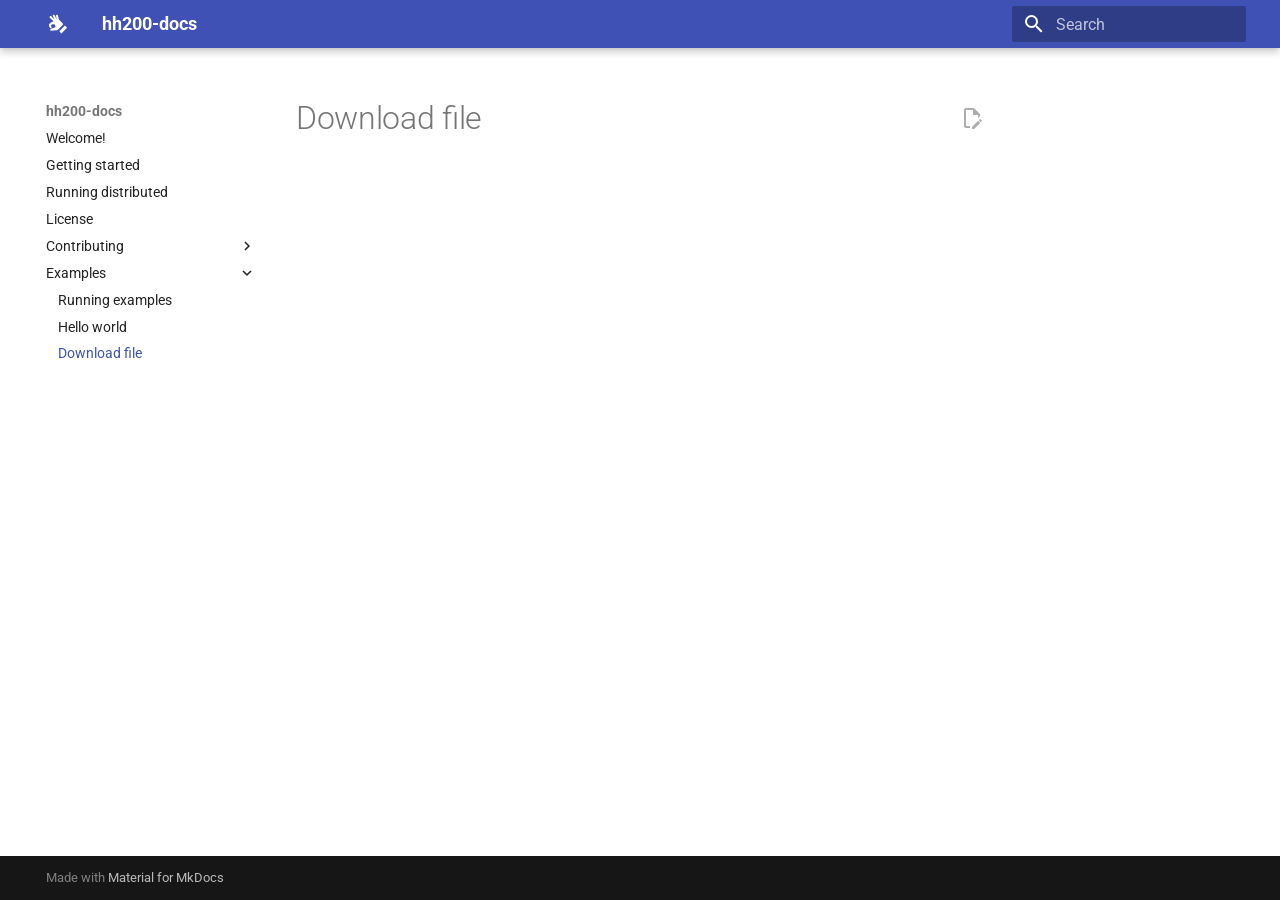
<file: site/examples/download-file/index.html>
<!doctype html>
<html lang="en" class="no-js">
  <head>
    
      <meta charset="utf-8">
      <meta name="viewport" content="width=device-width,initial-scale=1">
      
      
      
      
        <link rel="prev" href="../001-hello-world/">
      
      
      
      <link rel="icon" href="../../assets/images/favicon.png">
      <meta name="generator" content="mkdocs-1.6.1, mkdocs-material-9.6.4">
    
    
      
        <title>Download file - hh200-docs</title>
      
    
    
      <link rel="stylesheet" href="../../assets/stylesheets/main.8608ea7d.min.css">
      
      


    
    
      
    
    
      
        
        
        <link rel="preconnect" href="https://fonts.gstatic.com" crossorigin>
        <link rel="stylesheet" href="https://fonts.googleapis.com/css?family=Roboto:300,300i,400,400i,700,700i%7CRoboto+Mono:400,400i,700,700i&display=fallback">
        <style>:root{--md-text-font:"Roboto";--md-code-font:"Roboto Mono"}</style>
      
    
    
      <link rel="stylesheet" href="../../css/custom.css">
    
    <script>__md_scope=new URL("../..",location),__md_hash=e=>[...e].reduce(((e,_)=>(e<<5)-e+_.charCodeAt(0)),0),__md_get=(e,_=localStorage,t=__md_scope)=>JSON.parse(_.getItem(t.pathname+"."+e)),__md_set=(e,_,t=localStorage,a=__md_scope)=>{try{t.setItem(a.pathname+"."+e,JSON.stringify(_))}catch(e){}}</script>
    
      

    
    
    
  </head>
  
  
    <body dir="ltr">
  
    
    <input class="md-toggle" data-md-toggle="drawer" type="checkbox" id="__drawer" autocomplete="off">
    <input class="md-toggle" data-md-toggle="search" type="checkbox" id="__search" autocomplete="off">
    <label class="md-overlay" for="__drawer"></label>
    <div data-md-component="skip">
      
        
        <a href="#download-file" class="md-skip">
          Skip to content
        </a>
      
    </div>
    <div data-md-component="announce">
      
    </div>
    
    
      

  

<header class="md-header md-header--shadow" data-md-component="header">
  <nav class="md-header__inner md-grid" aria-label="Header">
    <a href="../.." title="hh200-docs" class="md-header__button md-logo" aria-label="hh200-docs" data-md-component="logo">
      
  
  <svg xmlns="http://www.w3.org/2000/svg" viewBox="0 0 24 24"><path d="m13.3 19.26 5.66-5.65 2.12 2.12-5.66 5.65zm3.2-8.13-3.1-3.08a1.7 1.7 0 0 0-.4-.29l-1.12-4.29a1.001 1.001 0 0 0-1.94.49L11 8.03 8.67 3.19c-.23-.5-.83-.69-1.33-.48-.5.24-.71.84-.47 1.34l1.69 3.54-3.37-3.34c-.39-.39-1.03-.39-1.42 0-.39.4-.38 1.03.01 1.42l3.72 3.7-.7.27-1.08.43-1.91 1.32s-.81 1.05-.88 1.5c-.08.45.79 2.71.79 2.71h.01c.16.34.5.58.9.58a1 1 0 0 0 1-1c0-.1-.03-.18-.06-.27l.02-.01L5 13.17l1.23-.98c.47.02 1.48.1 1.97.13 2.73 2.45.15 3.41.15 3.41l-3.46 1.06-.17.14a.94.94 0 0 0-.3.75l.02 1.07 6.43-.5c.38.01.74-.13 1.02-.4l4.61-4.6c.53-.54.55-1.55 0-2.12"/></svg>

    </a>
    <label class="md-header__button md-icon" for="__drawer">
      
      <svg xmlns="http://www.w3.org/2000/svg" viewBox="0 0 24 24"><path d="M3 6h18v2H3zm0 5h18v2H3zm0 5h18v2H3z"/></svg>
    </label>
    <div class="md-header__title" data-md-component="header-title">
      <div class="md-header__ellipsis">
        <div class="md-header__topic">
          <span class="md-ellipsis">
            hh200-docs
          </span>
        </div>
        <div class="md-header__topic" data-md-component="header-topic">
          <span class="md-ellipsis">
            
              Download file
            
          </span>
        </div>
      </div>
    </div>
    
    
      <script>var palette=__md_get("__palette");if(palette&&palette.color){if("(prefers-color-scheme)"===palette.color.media){var media=matchMedia("(prefers-color-scheme: light)"),input=document.querySelector(media.matches?"[data-md-color-media='(prefers-color-scheme: light)']":"[data-md-color-media='(prefers-color-scheme: dark)']");palette.color.media=input.getAttribute("data-md-color-media"),palette.color.scheme=input.getAttribute("data-md-color-scheme"),palette.color.primary=input.getAttribute("data-md-color-primary"),palette.color.accent=input.getAttribute("data-md-color-accent")}for(var[key,value]of Object.entries(palette.color))document.body.setAttribute("data-md-color-"+key,value)}</script>
    
    
    
      <label class="md-header__button md-icon" for="__search">
        
        <svg xmlns="http://www.w3.org/2000/svg" viewBox="0 0 24 24"><path d="M9.5 3A6.5 6.5 0 0 1 16 9.5c0 1.61-.59 3.09-1.56 4.23l.27.27h.79l5 5-1.5 1.5-5-5v-.79l-.27-.27A6.52 6.52 0 0 1 9.5 16 6.5 6.5 0 0 1 3 9.5 6.5 6.5 0 0 1 9.5 3m0 2C7 5 5 7 5 9.5S7 14 9.5 14 14 12 14 9.5 12 5 9.5 5"/></svg>
      </label>
      <div class="md-search" data-md-component="search" role="dialog">
  <label class="md-search__overlay" for="__search"></label>
  <div class="md-search__inner" role="search">
    <form class="md-search__form" name="search">
      <input type="text" class="md-search__input" name="query" aria-label="Search" placeholder="Search" autocapitalize="off" autocorrect="off" autocomplete="off" spellcheck="false" data-md-component="search-query" required>
      <label class="md-search__icon md-icon" for="__search">
        
        <svg xmlns="http://www.w3.org/2000/svg" viewBox="0 0 24 24"><path d="M9.5 3A6.5 6.5 0 0 1 16 9.5c0 1.61-.59 3.09-1.56 4.23l.27.27h.79l5 5-1.5 1.5-5-5v-.79l-.27-.27A6.52 6.52 0 0 1 9.5 16 6.5 6.5 0 0 1 3 9.5 6.5 6.5 0 0 1 9.5 3m0 2C7 5 5 7 5 9.5S7 14 9.5 14 14 12 14 9.5 12 5 9.5 5"/></svg>
        
        <svg xmlns="http://www.w3.org/2000/svg" viewBox="0 0 24 24"><path d="M20 11v2H8l5.5 5.5-1.42 1.42L4.16 12l7.92-7.92L13.5 5.5 8 11z"/></svg>
      </label>
      <nav class="md-search__options" aria-label="Search">
        
        <button type="reset" class="md-search__icon md-icon" title="Clear" aria-label="Clear" tabindex="-1">
          
          <svg xmlns="http://www.w3.org/2000/svg" viewBox="0 0 24 24"><path d="M19 6.41 17.59 5 12 10.59 6.41 5 5 6.41 10.59 12 5 17.59 6.41 19 12 13.41 17.59 19 19 17.59 13.41 12z"/></svg>
        </button>
      </nav>
      
    </form>
    <div class="md-search__output">
      <div class="md-search__scrollwrap" tabindex="0" data-md-scrollfix>
        <div class="md-search-result" data-md-component="search-result">
          <div class="md-search-result__meta">
            Initializing search
          </div>
          <ol class="md-search-result__list" role="presentation"></ol>
        </div>
      </div>
    </div>
  </div>
</div>
    
    
      <div class="md-header__source">
        <a href="https://github.com/tbmreza/hh200-docs" title="Go to repository" class="md-source" data-md-component="source">
  <div class="md-source__icon md-icon">
    
    <svg xmlns="http://www.w3.org/2000/svg" viewBox="0 0 448 512"><!--! Font Awesome Free 6.7.2 by @fontawesome - https://fontawesome.com License - https://fontawesome.com/license/free (Icons: CC BY 4.0, Fonts: SIL OFL 1.1, Code: MIT License) Copyright 2024 Fonticons, Inc.--><path d="M439.55 236.05 244 40.45a28.87 28.87 0 0 0-40.81 0l-40.66 40.63 51.52 51.52c27.06-9.14 52.68 16.77 43.39 43.68l49.66 49.66c34.23-11.8 61.18 31 35.47 56.69-26.49 26.49-70.21-2.87-56-37.34L240.22 199v121.85c25.3 12.54 22.26 41.85 9.08 55a34.34 34.34 0 0 1-48.55 0c-17.57-17.6-11.07-46.91 11.25-56v-123c-20.8-8.51-24.6-30.74-18.64-45L142.57 101 8.45 235.14a28.86 28.86 0 0 0 0 40.81l195.61 195.6a28.86 28.86 0 0 0 40.8 0l194.69-194.69a28.86 28.86 0 0 0 0-40.81"/></svg>
  </div>
  <div class="md-source__repository">
    GitHub
  </div>
</a>
      </div>
    
  </nav>
  
</header>
    
    <div class="md-container" data-md-component="container">
      
      
        
          
        
      
      <main class="md-main" data-md-component="main">
        <div class="md-main__inner md-grid">
          
            
              
              <div class="md-sidebar md-sidebar--primary" data-md-component="sidebar" data-md-type="navigation" >
                <div class="md-sidebar__scrollwrap">
                  <div class="md-sidebar__inner">
                    



<nav class="md-nav md-nav--primary" aria-label="Navigation" data-md-level="0">
  <label class="md-nav__title" for="__drawer">
    <a href="../.." title="hh200-docs" class="md-nav__button md-logo" aria-label="hh200-docs" data-md-component="logo">
      
  
  <svg xmlns="http://www.w3.org/2000/svg" viewBox="0 0 24 24"><path d="m13.3 19.26 5.66-5.65 2.12 2.12-5.66 5.65zm3.2-8.13-3.1-3.08a1.7 1.7 0 0 0-.4-.29l-1.12-4.29a1.001 1.001 0 0 0-1.94.49L11 8.03 8.67 3.19c-.23-.5-.83-.69-1.33-.48-.5.24-.71.84-.47 1.34l1.69 3.54-3.37-3.34c-.39-.39-1.03-.39-1.42 0-.39.4-.38 1.03.01 1.42l3.72 3.7-.7.27-1.08.43-1.91 1.32s-.81 1.05-.88 1.5c-.08.45.79 2.71.79 2.71h.01c.16.34.5.58.9.58a1 1 0 0 0 1-1c0-.1-.03-.18-.06-.27l.02-.01L5 13.17l1.23-.98c.47.02 1.48.1 1.97.13 2.73 2.45.15 3.41.15 3.41l-3.46 1.06-.17.14a.94.94 0 0 0-.3.75l.02 1.07 6.43-.5c.38.01.74-.13 1.02-.4l4.61-4.6c.53-.54.55-1.55 0-2.12"/></svg>

    </a>
    hh200-docs
  </label>
  
    <div class="md-nav__source">
      <a href="https://github.com/tbmreza/hh200-docs" title="Go to repository" class="md-source" data-md-component="source">
  <div class="md-source__icon md-icon">
    
    <svg xmlns="http://www.w3.org/2000/svg" viewBox="0 0 448 512"><!--! Font Awesome Free 6.7.2 by @fontawesome - https://fontawesome.com License - https://fontawesome.com/license/free (Icons: CC BY 4.0, Fonts: SIL OFL 1.1, Code: MIT License) Copyright 2024 Fonticons, Inc.--><path d="M439.55 236.05 244 40.45a28.87 28.87 0 0 0-40.81 0l-40.66 40.63 51.52 51.52c27.06-9.14 52.68 16.77 43.39 43.68l49.66 49.66c34.23-11.8 61.18 31 35.47 56.69-26.49 26.49-70.21-2.87-56-37.34L240.22 199v121.85c25.3 12.54 22.26 41.85 9.08 55a34.34 34.34 0 0 1-48.55 0c-17.57-17.6-11.07-46.91 11.25-56v-123c-20.8-8.51-24.6-30.74-18.64-45L142.57 101 8.45 235.14a28.86 28.86 0 0 0 0 40.81l195.61 195.6a28.86 28.86 0 0 0 40.8 0l194.69-194.69a28.86 28.86 0 0 0 0-40.81"/></svg>
  </div>
  <div class="md-source__repository">
    GitHub
  </div>
</a>
    </div>
  
  <ul class="md-nav__list" data-md-scrollfix>
    
      
      
  
  
  
  
    <li class="md-nav__item">
      <a href="../.." class="md-nav__link">
        
  
  <span class="md-ellipsis">
    Welcome!
    
  </span>
  

      </a>
    </li>
  

    
      
      
  
  
  
  
    <li class="md-nav__item">
      <a href="../../001-getting-started/" class="md-nav__link">
        
  
  <span class="md-ellipsis">
    Getting started
    
  </span>
  

      </a>
    </li>
  

    
      
      
  
  
  
  
    <li class="md-nav__item">
      <a href="../../002-running-distributed/" class="md-nav__link">
        
  
  <span class="md-ellipsis">
    Running distributed
    
  </span>
  

      </a>
    </li>
  

    
      
      
  
  
  
  
    <li class="md-nav__item">
      <a href="../../003-license/" class="md-nav__link">
        
  
  <span class="md-ellipsis">
    License
    
  </span>
  

      </a>
    </li>
  

    
      
      
  
  
  
  
    
    
    
    
    <li class="md-nav__item md-nav__item--nested">
      
        
        
        <input class="md-nav__toggle md-toggle " type="checkbox" id="__nav_5" >
        
          
          <label class="md-nav__link" for="__nav_5" id="__nav_5_label" tabindex="0">
            
  
  <span class="md-ellipsis">
    Contributing
    
  </span>
  

            <span class="md-nav__icon md-icon"></span>
          </label>
        
        <nav class="md-nav" data-md-level="1" aria-labelledby="__nav_5_label" aria-expanded="false">
          <label class="md-nav__title" for="__nav_5">
            <span class="md-nav__icon md-icon"></span>
            Contributing
          </label>
          <ul class="md-nav__list" data-md-scrollfix>
            
              
                
  
  
  
  
    <li class="md-nav__item">
      <a href="../../contributing/" class="md-nav__link">
        
  
  <span class="md-ellipsis">
    Developing
    
  </span>
  

      </a>
    </li>
  

              
            
              
                
  
  
  
  
    <li class="md-nav__item">
      <a href="../../contributing/database-schema/" class="md-nav__link">
        
  
  <span class="md-ellipsis">
    Database Schema
    
  </span>
  

      </a>
    </li>
  

              
            
          </ul>
        </nav>
      
    </li>
  

    
      
      
  
  
    
  
  
  
    
    
    
    
    <li class="md-nav__item md-nav__item--active md-nav__item--nested">
      
        
        
        <input class="md-nav__toggle md-toggle " type="checkbox" id="__nav_6" checked>
        
          
          <label class="md-nav__link" for="__nav_6" id="__nav_6_label" tabindex="0">
            
  
  <span class="md-ellipsis">
    Examples
    
  </span>
  

            <span class="md-nav__icon md-icon"></span>
          </label>
        
        <nav class="md-nav" data-md-level="1" aria-labelledby="__nav_6_label" aria-expanded="true">
          <label class="md-nav__title" for="__nav_6">
            <span class="md-nav__icon md-icon"></span>
            Examples
          </label>
          <ul class="md-nav__list" data-md-scrollfix>
            
              
                
  
  
  
  
    <li class="md-nav__item">
      <a href="../" class="md-nav__link">
        
  
  <span class="md-ellipsis">
    Running examples
    
  </span>
  

      </a>
    </li>
  

              
            
              
                
  
  
  
  
    <li class="md-nav__item">
      <a href="../001-hello-world/" class="md-nav__link">
        
  
  <span class="md-ellipsis">
    Hello world
    
  </span>
  

      </a>
    </li>
  

              
            
              
                
  
  
    
  
  
  
    <li class="md-nav__item md-nav__item--active">
      
      <input class="md-nav__toggle md-toggle" type="checkbox" id="__toc">
      
      
        
      
      
      <a href="./" class="md-nav__link md-nav__link--active">
        
  
  <span class="md-ellipsis">
    Download file
    
  </span>
  

      </a>
      
    </li>
  

              
            
          </ul>
        </nav>
      
    </li>
  

    
  </ul>
</nav>
                  </div>
                </div>
              </div>
            
            
              
              <div class="md-sidebar md-sidebar--secondary" data-md-component="sidebar" data-md-type="toc" >
                <div class="md-sidebar__scrollwrap">
                  <div class="md-sidebar__inner">
                    

<nav class="md-nav md-nav--secondary" aria-label="Table of contents">
  
  
  
    
  
  
</nav>
                  </div>
                </div>
              </div>
            
          
          
            <div class="md-content" data-md-component="content">
              <article class="md-content__inner md-typeset">
                
                  


  
    <a href="https://github.com/tbmreza/hh200-docs/edit/main/docs/examples/download-file.md" title="Edit this page" class="md-content__button md-icon">
      
      <svg xmlns="http://www.w3.org/2000/svg" viewBox="0 0 24 24"><path d="M10 20H6V4h7v5h5v3.1l2-2V8l-6-6H6c-1.1 0-2 .9-2 2v16c0 1.1.9 2 2 2h4zm10.2-7c.1 0 .3.1.4.2l1.3 1.3c.2.2.2.6 0 .8l-1 1-2.1-2.1 1-1c.1-.1.2-.2.4-.2m0 3.9L14.1 23H12v-2.1l6.1-6.1z"/></svg>
    </a>
  
  


<h1 id="download-file">Download file</h1>












                
              </article>
            </div>
          
          
<script>var target=document.getElementById(location.hash.slice(1));target&&target.name&&(target.checked=target.name.startsWith("__tabbed_"))</script>
        </div>
        
      </main>
      
        <footer class="md-footer">
  
  <div class="md-footer-meta md-typeset">
    <div class="md-footer-meta__inner md-grid">
      <div class="md-copyright">
  
  
    Made with
    <a href="https://squidfunk.github.io/mkdocs-material/" target="_blank" rel="noopener">
      Material for MkDocs
    </a>
  
</div>
      
    </div>
  </div>
</footer>
      
    </div>
    <div class="md-dialog" data-md-component="dialog">
      <div class="md-dialog__inner md-typeset"></div>
    </div>
    
    
    <script id="__config" type="application/json">{"base": "../..", "features": ["content.action.edit"], "search": "../../assets/javascripts/workers/search.f8cc74c7.min.js", "translations": {"clipboard.copied": "Copied to clipboard", "clipboard.copy": "Copy to clipboard", "search.result.more.one": "1 more on this page", "search.result.more.other": "# more on this page", "search.result.none": "No matching documents", "search.result.one": "1 matching document", "search.result.other": "# matching documents", "search.result.placeholder": "Type to start searching", "search.result.term.missing": "Missing", "select.version": "Select version"}}</script>
    
    
      <script src="../../assets/javascripts/bundle.f1b6f286.min.js"></script>
      
    
  </body>
</html>
</file>
<file: site/css/custom.css>
html {
  --hurl-structure-0-front: #ff0288;
  --hurl-structure-0-back: #f5f5f5;
  --hurl-structure-1-front: #009900;
  --hurl-structure-1-back: #f5f5f5;
  --hurl-structure-2-front: #ff8000;
  --hurl-structure-2-back: #f5f5f5;
  --hurl-structure-3-front: dodgerblue;
  --hurl-structure-3-back: #f5f5f5;

  /* --hurl-structure-0-front: #ff0288; */
  /* --hurl-structure-0-back: #27272c; */
  /* --hurl-structure-1-front: #009900; */
  /* --hurl-structure-1-back: #27272c; */
  /* --hurl-structure-2-front: #ff8000; */
  /* --hurl-structure-2-back: #27272c; */
  /* --hurl-structure-3-front: dodgerblue; */
  /* --hurl-structure-3-back: #27272c; */
}
.hurl-structure-schema {
  /* margin-top: 3rem; */
  margin-bottom: 3rem;
}
/* @media only screen and (min-width: 768px) { */
/*   .hurl-structure-schema { */
/*     margin: 3rem 2rem; */
/*   } */
/* } */

.hurl-structure {
  display: flex;
}

.hurl-structure-col-0 {
  font-family: Menlo, Monaco, Consolas, "Liberation Mono", " Courier New", monospace;
  font-size: 0.85rem;
}
@media only screen and (min-width: 768px) {
  .hurl-structure-col-0 {
    font-size: 1rem;
  }
}
.hurl-structure-col-0 {
  line-height: 1.5;
}

.hurl-part-0 {
  background-color: #f5f5f5;
  background-color: var(--hurl-structure-0-back);
  color: #ff0288;
  color: var(--hurl-structure-0-front);
  border-right: 4px solid;
  border-color: #ff0288;
  border-color: var(--hurl-structure-0-front);
  padding-top: 10px;
  padding-right: 40px;
  padding-left: 10px;
  padding-bottom: 2px;
  border-bottom: dashed 1px;
  border-bottom-color: #8c8c8c;
}

.hurl-request-explanation-part-0 {
  padding: 10px 10px 2px;
}

.hurl-part-1 {
  background-color: #f5f5f5;
  background-color: var(--hurl-structure-1-back);
  color: #009900;
  color: var(--hurl-structure-1-front);
  border-right: 4px solid;
  border-color: #009900;
  border-color: var(--hurl-structure-1-front);
  padding-top: 2px;
  padding-right: 40px;
  padding-left: 10px;
  padding-bottom: 2px;
  border-bottom: dashed 1px;
  border-bottom-color: #8c8c8c;
}

.hurl-request-explanation-part-1 {
  padding: 2px 10px;
}

.hurl-part-2 {
  background-color: #f5f5f5;
  background-color: var(--hurl-structure-2-back);
  color: #ff8000;
  color: var(--hurl-structure-2-front);
  border-right: 4px solid;
  border-color: #ff8000;
  border-color: var(--hurl-structure-2-front);
  padding-top: 1px;
  padding-right: 40px;
  padding-left: 10px;
  padding-bottom: 1px;
}

.hurl-request-explanation-part-2 {
  padding: 2px 10px;
}

.hurl-part-3 {
  background-color: #f5f5f5;
  background-color: var(--hurl-structure-3-back);
  color: dodgerblue;
  color: var(--hurl-structure-3-front);
  border-right: 4px solid;
  border-color: dodgerblue;
  border-color: var(--hurl-structure-3-front);
  padding-top: 2px;
  padding-right: 40px;
  padding-left: 10px;
  padding-bottom: 2px;
  border-top: dashed 1px;
  border-top-color: #8c8c8c;
}

.hurl-request-explanation-part-3 {
  padding: 2px 10px;
}


.md-header__source, .md-nav__source { display: none; }
</file>
<file: site/assets/stylesheets/main.8608ea7d.min.css>
@charset "UTF-8";html{-webkit-text-size-adjust:none;-moz-text-size-adjust:none;text-size-adjust:none;box-sizing:border-box}*,:after,:before{box-sizing:inherit}@media (prefers-reduced-motion){*,:after,:before{transition:none!important}}body{margin:0}a,button,input,label{-webkit-tap-highlight-color:transparent}a{color:inherit;text-decoration:none}hr{border:0;box-sizing:initial;display:block;height:.05rem;overflow:visible;padding:0}small{font-size:80%}sub,sup{line-height:1em}img{border-style:none}table{border-collapse:initial;border-spacing:0}td,th{font-weight:400;vertical-align:top}button{background:#0000;border:0;font-family:inherit;font-size:inherit;margin:0;padding:0}input{border:0;outline:none}:root{--md-primary-fg-color:#4051b5;--md-primary-fg-color--light:#5d6cc0;--md-primary-fg-color--dark:#303fa1;--md-primary-bg-color:#fff;--md-primary-bg-color--light:#ffffffb3;--md-accent-fg-color:#526cfe;--md-accent-fg-color--transparent:#526cfe1a;--md-accent-bg-color:#fff;--md-accent-bg-color--light:#ffffffb3}[data-md-color-scheme=default]{color-scheme:light}[data-md-color-scheme=default] img[src$="#gh-dark-mode-only"],[data-md-color-scheme=default] img[src$="#only-dark"]{display:none}:root,[data-md-color-scheme=default]{--md-hue:225deg;--md-default-fg-color:#000000de;--md-default-fg-color--light:#0000008a;--md-default-fg-color--lighter:#00000052;--md-default-fg-color--lightest:#00000012;--md-default-bg-color:#fff;--md-default-bg-color--light:#ffffffb3;--md-default-bg-color--lighter:#ffffff4d;--md-default-bg-color--lightest:#ffffff1f;--md-code-fg-color:#36464e;--md-code-bg-color:#f5f5f5;--md-code-hl-color:#4287ff;--md-code-hl-color--light:#4287ff1a;--md-code-hl-number-color:#d52a2a;--md-code-hl-special-color:#db1457;--md-code-hl-function-color:#a846b9;--md-code-hl-constant-color:#6e59d9;--md-code-hl-keyword-color:#3f6ec6;--md-code-hl-string-color:#1c7d4d;--md-code-hl-name-color:var(--md-code-fg-color);--md-code-hl-operator-color:var(--md-default-fg-color--light);--md-code-hl-punctuation-color:var(--md-default-fg-color--light);--md-code-hl-comment-color:var(--md-default-fg-color--light);--md-code-hl-generic-color:var(--md-default-fg-color--light);--md-code-hl-variable-color:var(--md-default-fg-color--light);--md-typeset-color:var(--md-default-fg-color);--md-typeset-a-color:var(--md-primary-fg-color);--md-typeset-del-color:#f5503d26;--md-typeset-ins-color:#0bd57026;--md-typeset-kbd-color:#fafafa;--md-typeset-kbd-accent-color:#fff;--md-typeset-kbd-border-color:#b8b8b8;--md-typeset-mark-color:#ffff0080;--md-typeset-table-color:#0000001f;--md-typeset-table-color--light:rgba(0,0,0,.035);--md-admonition-fg-color:var(--md-default-fg-color);--md-admonition-bg-color:var(--md-default-bg-color);--md-warning-fg-color:#000000de;--md-warning-bg-color:#ff9;--md-footer-fg-color:#fff;--md-footer-fg-color--light:#ffffffb3;--md-footer-fg-color--lighter:#ffffff73;--md-footer-bg-color:#000000de;--md-footer-bg-color--dark:#00000052;--md-shadow-z1:0 0.2rem 0.5rem #0000000d,0 0 0.05rem #0000001a;--md-shadow-z2:0 0.2rem 0.5rem #0000001a,0 0 0.05rem #00000040;--md-shadow-z3:0 0.2rem 0.5rem #0003,0 0 0.05rem #00000059}.md-icon svg{fill:currentcolor;display:block;height:1.2rem;width:1.2rem}body{-webkit-font-smoothing:antialiased;-moz-osx-font-smoothing:grayscale;--md-text-font-family:var(--md-text-font,_),-apple-system,BlinkMacSystemFont,Helvetica,Arial,sans-serif;--md-code-font-family:var(--md-code-font,_),SFMono-Regular,Consolas,Menlo,monospace}aside,body,input{font-feature-settings:"kern","liga";color:var(--md-typeset-color);font-family:var(--md-text-font-family)}code,kbd,pre{font-feature-settings:"kern";font-family:var(--md-code-font-family)}:root{--md-typeset-table-sort-icon:url('data:image/svg+xml;charset=utf-8,<svg xmlns="http://www.w3.org/2000/svg" viewBox="0 0 24 24"><path d="m18 21-4-4h3V7h-3l4-4 4 4h-3v10h3M2 19v-2h10v2M2 13v-2h7v2M2 7V5h4v2z"/></svg>');--md-typeset-table-sort-icon--asc:url('data:image/svg+xml;charset=utf-8,<svg xmlns="http://www.w3.org/2000/svg" viewBox="0 0 24 24"><path d="M19 17h3l-4 4-4-4h3V3h2M2 17h10v2H2M6 5v2H2V5m0 6h7v2H2z"/></svg>');--md-typeset-table-sort-icon--desc:url('data:image/svg+xml;charset=utf-8,<svg xmlns="http://www.w3.org/2000/svg" viewBox="0 0 24 24"><path d="M19 7h3l-4-4-4 4h3v14h2M2 17h10v2H2M6 5v2H2V5m0 6h7v2H2z"/></svg>')}.md-typeset{-webkit-print-color-adjust:exact;color-adjust:exact;font-size:.8rem;line-height:1.6;overflow-wrap:break-word}@media print{.md-typeset{font-size:.68rem}}.md-typeset blockquote,.md-typeset dl,.md-typeset figure,.md-typeset ol,.md-typeset pre,.md-typeset ul{margin-bottom:1em;margin-top:1em}.md-typeset h1{color:var(--md-default-fg-color--light);font-size:2em;line-height:1.3;margin:0 0 1.25em}.md-typeset h1,.md-typeset h2{font-weight:300;letter-spacing:-.01em}.md-typeset h2{font-size:1.5625em;line-height:1.4;margin:1.6em 0 .64em}.md-typeset h3{font-size:1.25em;font-weight:400;letter-spacing:-.01em;line-height:1.5;margin:1.6em 0 .8em}.md-typeset h2+h3{margin-top:.8em}.md-typeset h4{font-weight:700;letter-spacing:-.01em;margin:1em 0}.md-typeset h5,.md-typeset h6{color:var(--md-default-fg-color--light);font-size:.8em;font-weight:700;letter-spacing:-.01em;margin:1.25em 0}.md-typeset h5{text-transform:uppercase}.md-typeset h5 code{text-transform:none}.md-typeset hr{border-bottom:.05rem solid var(--md-default-fg-color--lightest);display:flow-root;margin:1.5em 0}.md-typeset a{color:var(--md-typeset-a-color);word-break:break-word}.md-typeset a,.md-typeset a:before{transition:color 125ms}.md-typeset a:focus,.md-typeset a:hover{color:var(--md-accent-fg-color)}.md-typeset a:focus code,.md-typeset a:hover code{background-color:var(--md-accent-fg-color--transparent)}.md-typeset a code{color:currentcolor;transition:background-color 125ms}.md-typeset a.focus-visible{outline-color:var(--md-accent-fg-color);outline-offset:.2rem}.md-typeset code,.md-typeset kbd,.md-typeset pre{color:var(--md-code-fg-color);direction:ltr;font-variant-ligatures:none}@media print{.md-typeset code,.md-typeset kbd,.md-typeset pre{white-space:pre-wrap}}.md-typeset code{background-color:var(--md-code-bg-color);border-radius:.1rem;-webkit-box-decoration-break:clone;box-decoration-break:clone;font-size:.85em;padding:0 .2941176471em;word-break:break-word}.md-typeset code:not(.focus-visible){-webkit-tap-highlight-color:transparent;outline:none}.md-typeset pre{display:flow-root;line-height:1.4;position:relative}.md-typeset pre>code{-webkit-box-decoration-break:slice;box-decoration-break:slice;box-shadow:none;display:block;margin:0;outline-color:var(--md-accent-fg-color);overflow:auto;padding:.7720588235em 1.1764705882em;scrollbar-color:var(--md-default-fg-color--lighter) #0000;scrollbar-width:thin;touch-action:auto;word-break:normal}.md-typeset pre>code:hover{scrollbar-color:var(--md-accent-fg-color) #0000}.md-typeset pre>code::-webkit-scrollbar{height:.2rem;width:.2rem}.md-typeset pre>code::-webkit-scrollbar-thumb{background-color:var(--md-default-fg-color--lighter)}.md-typeset pre>code::-webkit-scrollbar-thumb:hover{background-color:var(--md-accent-fg-color)}.md-typeset kbd{background-color:var(--md-typeset-kbd-color);border-radius:.1rem;box-shadow:0 .1rem 0 .05rem var(--md-typeset-kbd-border-color),0 .1rem 0 var(--md-typeset-kbd-border-color),0 -.1rem .2rem var(--md-typeset-kbd-accent-color) inset;color:var(--md-default-fg-color);display:inline-block;font-size:.75em;padding:0 .6666666667em;vertical-align:text-top;word-break:break-word}.md-typeset mark{background-color:var(--md-typeset-mark-color);-webkit-box-decoration-break:clone;box-decoration-break:clone;color:inherit;word-break:break-word}.md-typeset abbr{border-bottom:.05rem dotted var(--md-default-fg-color--light);cursor:help;text-decoration:none}.md-typeset small{opacity:.75}[dir=ltr] .md-typeset sub,[dir=ltr] .md-typeset sup{margin-left:.078125em}[dir=rtl] .md-typeset sub,[dir=rtl] .md-typeset sup{margin-right:.078125em}[dir=ltr] .md-typeset blockquote{padding-left:.6rem}[dir=rtl] .md-typeset blockquote{padding-right:.6rem}[dir=ltr] .md-typeset blockquote{border-left:.2rem solid var(--md-default-fg-color--lighter)}[dir=rtl] .md-typeset blockquote{border-right:.2rem solid var(--md-default-fg-color--lighter)}.md-typeset blockquote{color:var(--md-default-fg-color--light);margin-left:0;margin-right:0}.md-typeset ul{list-style-type:disc}.md-typeset ul[type]{list-style-type:revert-layer}[dir=ltr] .md-typeset ol,[dir=ltr] .md-typeset ul{margin-left:.625em}[dir=rtl] .md-typeset ol,[dir=rtl] .md-typeset ul{margin-right:.625em}.md-typeset ol,.md-typeset ul{padding:0}.md-typeset ol:not([hidden]),.md-typeset ul:not([hidden]){display:flow-root}.md-typeset ol ol,.md-typeset ul ol{list-style-type:lower-alpha}.md-typeset ol ol ol,.md-typeset ul ol ol{list-style-type:lower-roman}.md-typeset ol ol ol ol,.md-typeset ul ol ol ol{list-style-type:upper-alpha}.md-typeset ol ol ol ol ol,.md-typeset ul ol ol ol ol{list-style-type:upper-roman}.md-typeset ol[type],.md-typeset ul[type]{list-style-type:revert-layer}[dir=ltr] .md-typeset ol li,[dir=ltr] .md-typeset ul li{margin-left:1.25em}[dir=rtl] .md-typeset ol li,[dir=rtl] .md-typeset ul li{margin-right:1.25em}.md-typeset ol li,.md-typeset ul li{margin-bottom:.5em}.md-typeset ol li blockquote,.md-typeset ol li p,.md-typeset ul li blockquote,.md-typeset ul li p{margin:.5em 0}.md-typeset ol li:last-child,.md-typeset ul li:last-child{margin-bottom:0}[dir=ltr] .md-typeset ol li ol,[dir=ltr] .md-typeset ol li ul,[dir=ltr] .md-typeset ul li ol,[dir=ltr] .md-typeset ul li ul{margin-left:.625em}[dir=rtl] .md-typeset ol li ol,[dir=rtl] .md-typeset ol li ul,[dir=rtl] .md-typeset ul li ol,[dir=rtl] .md-typeset ul li ul{margin-right:.625em}.md-typeset ol li ol,.md-typeset ol li ul,.md-typeset ul li ol,.md-typeset ul li ul{margin-bottom:.5em;margin-top:.5em}[dir=ltr] .md-typeset dd{margin-left:1.875em}[dir=rtl] .md-typeset dd{margin-right:1.875em}.md-typeset dd{margin-bottom:1.5em;margin-top:1em}.md-typeset img,.md-typeset svg,.md-typeset video{height:auto;max-width:100%}.md-typeset img[align=left]{margin:1em 1em 1em 0}.md-typeset img[align=right]{margin:1em 0 1em 1em}.md-typeset img[align]:only-child{margin-top:0}.md-typeset figure{display:flow-root;margin:1em auto;max-width:100%;text-align:center;width:-moz-fit-content;width:fit-content}.md-typeset figure img{display:block;margin:0 auto}.md-typeset figcaption{font-style:italic;margin:1em auto;max-width:24rem}.md-typeset iframe{max-width:100%}.md-typeset table:not([class]){background-color:var(--md-default-bg-color);border:.05rem solid var(--md-typeset-table-color);border-radius:.1rem;display:inline-block;font-size:.64rem;max-width:100%;overflow:auto;touch-action:auto}@media print{.md-typeset table:not([class]){display:table}}.md-typeset table:not([class])+*{margin-top:1.5em}.md-typeset table:not([class]) td>:first-child,.md-typeset table:not([class]) th>:first-child{margin-top:0}.md-typeset table:not([class]) td>:last-child,.md-typeset table:not([class]) th>:last-child{margin-bottom:0}.md-typeset table:not([class]) td:not([align]),.md-typeset table:not([class]) th:not([align]){text-align:left}[dir=rtl] .md-typeset table:not([class]) td:not([align]),[dir=rtl] .md-typeset table:not([class]) th:not([align]){text-align:right}.md-typeset table:not([class]) th{font-weight:700;min-width:5rem;padding:.9375em 1.25em;vertical-align:top}.md-typeset table:not([class]) td{border-top:.05rem solid var(--md-typeset-table-color);padding:.9375em 1.25em;vertical-align:top}.md-typeset table:not([class]) tbody tr{transition:background-color 125ms}.md-typeset table:not([class]) tbody tr:hover{background-color:var(--md-typeset-table-color--light);box-shadow:0 .05rem 0 var(--md-default-bg-color) inset}.md-typeset table:not([class]) a{word-break:normal}.md-typeset table th[role=columnheader]{cursor:pointer}[dir=ltr] .md-typeset table th[role=columnheader]:after{margin-left:.5em}[dir=rtl] .md-typeset table th[role=columnheader]:after{margin-right:.5em}.md-typeset table th[role=columnheader]:after{content:"";display:inline-block;height:1.2em;-webkit-mask-image:var(--md-typeset-table-sort-icon);mask-image:var(--md-typeset-table-sort-icon);-webkit-mask-repeat:no-repeat;mask-repeat:no-repeat;-webkit-mask-size:contain;mask-size:contain;transition:background-color 125ms;vertical-align:text-bottom;width:1.2em}.md-typeset table th[role=columnheader]:hover:after{background-color:var(--md-default-fg-color--lighter)}.md-typeset table th[role=columnheader][aria-sort=ascending]:after{background-color:var(--md-default-fg-color--light);-webkit-mask-image:var(--md-typeset-table-sort-icon--asc);mask-image:var(--md-typeset-table-sort-icon--asc)}.md-typeset table th[role=columnheader][aria-sort=descending]:after{background-color:var(--md-default-fg-color--light);-webkit-mask-image:var(--md-typeset-table-sort-icon--desc);mask-image:var(--md-typeset-table-sort-icon--desc)}.md-typeset__scrollwrap{margin:1em -.8rem;overflow-x:auto;touch-action:auto}.md-typeset__table{display:inline-block;margin-bottom:.5em;padding:0 .8rem}@media print{.md-typeset__table{display:block}}html .md-typeset__table table{display:table;margin:0;overflow:hidden;width:100%}@media screen and (max-width:44.984375em){.md-content__inner>pre{margin:1em -.8rem}.md-content__inner>pre code{border-radius:0}}.md-typeset .md-author{border-radius:100%;display:block;flex-shrink:0;height:1.6rem;overflow:hidden;position:relative;transition:color 125ms,transform 125ms;width:1.6rem}.md-typeset .md-author img{display:block}.md-typeset .md-author--more{background:var(--md-default-fg-color--lightest);color:var(--md-default-fg-color--lighter);font-size:.6rem;font-weight:700;line-height:1.6rem;text-align:center}.md-typeset .md-author--long{height:2.4rem;width:2.4rem}.md-typeset a.md-author{transform:scale(1)}.md-typeset a.md-author img{border-radius:100%;filter:grayscale(100%) opacity(75%);transition:filter 125ms}.md-typeset a.md-author:focus,.md-typeset a.md-author:hover{transform:scale(1.1);z-index:1}.md-typeset a.md-author:focus img,.md-typeset a.md-author:hover img{filter:grayscale(0)}.md-banner{background-color:var(--md-footer-bg-color);color:var(--md-footer-fg-color);overflow:auto}@media print{.md-banner{display:none}}.md-banner--warning{background-color:var(--md-warning-bg-color);color:var(--md-warning-fg-color)}.md-banner__inner{font-size:.7rem;margin:.6rem auto;padding:0 .8rem}[dir=ltr] .md-banner__button{float:right}[dir=rtl] .md-banner__button{float:left}.md-banner__button{color:inherit;cursor:pointer;transition:opacity .25s}.no-js .md-banner__button{display:none}.md-banner__button:hover{opacity:.7}html{font-size:125%;height:100%;overflow-x:hidden}@media screen and (min-width:100em){html{font-size:137.5%}}@media screen and (min-width:125em){html{font-size:150%}}body{background-color:var(--md-default-bg-color);display:flex;flex-direction:column;font-size:.5rem;min-height:100%;position:relative;width:100%}@media print{body{display:block}}@media screen and (max-width:59.984375em){body[data-md-scrolllock]{position:fixed}}.md-grid{margin-left:auto;margin-right:auto;max-width:61rem}.md-container{display:flex;flex-direction:column;flex-grow:1}@media print{.md-container{display:block}}.md-main{flex-grow:1}.md-main__inner{display:flex;height:100%;margin-top:1.5rem}.md-ellipsis{overflow:hidden;text-overflow:ellipsis}.md-toggle{display:none}.md-option{height:0;opacity:0;position:absolute;width:0}.md-option:checked+label:not([hidden]){display:block}.md-option.focus-visible+label{outline-color:var(--md-accent-fg-color);outline-style:auto}.md-skip{background-color:var(--md-default-fg-color);border-radius:.1rem;color:var(--md-default-bg-color);font-size:.64rem;margin:.5rem;opacity:0;outline-color:var(--md-accent-fg-color);padding:.3rem .5rem;position:fixed;transform:translateY(.4rem);z-index:-1}.md-skip:focus{opacity:1;transform:translateY(0);transition:transform .25s cubic-bezier(.4,0,.2,1),opacity 175ms 75ms;z-index:10}@page{margin:25mm}:root{--md-clipboard-icon:url('data:image/svg+xml;charset=utf-8,<svg xmlns="http://www.w3.org/2000/svg" viewBox="0 0 24 24"><path d="M19 21H8V7h11m0-2H8a2 2 0 0 0-2 2v14a2 2 0 0 0 2 2h11a2 2 0 0 0 2-2V7a2 2 0 0 0-2-2m-3-4H4a2 2 0 0 0-2 2v14h2V3h12z"/></svg>')}.md-clipboard{border-radius:.1rem;color:var(--md-default-fg-color--lightest);cursor:pointer;height:1.5em;outline-color:var(--md-accent-fg-color);outline-offset:.1rem;position:absolute;right:.5em;top:.5em;transition:color .25s;width:1.5em;z-index:1}@media print{.md-clipboard{display:none}}.md-clipboard:not(.focus-visible){-webkit-tap-highlight-color:transparent;outline:none}:hover>.md-clipboard{color:var(--md-default-fg-color--light)}.md-clipboard:focus,.md-clipboard:hover{color:var(--md-accent-fg-color)}.md-clipboard:after{background-color:currentcolor;content:"";display:block;height:1.125em;margin:0 auto;-webkit-mask-image:var(--md-clipboard-icon);mask-image:var(--md-clipboard-icon);-webkit-mask-position:center;mask-position:center;-webkit-mask-repeat:no-repeat;mask-repeat:no-repeat;-webkit-mask-size:contain;mask-size:contain;width:1.125em}.md-clipboard--inline{cursor:pointer}.md-clipboard--inline code{transition:color .25s,background-color .25s}.md-clipboard--inline:focus code,.md-clipboard--inline:hover code{background-color:var(--md-accent-fg-color--transparent);color:var(--md-accent-fg-color)}.md-typeset .md-code__content{display:grid}@keyframes consent{0%{opacity:0;transform:translateY(100%)}to{opacity:1;transform:translateY(0)}}@keyframes overlay{0%{opacity:0}to{opacity:1}}.md-consent__overlay{animation:overlay .25s both;-webkit-backdrop-filter:blur(.1rem);backdrop-filter:blur(.1rem);background-color:#0000008a;height:100%;opacity:1;position:fixed;top:0;width:100%;z-index:5}.md-consent__inner{animation:consent .5s cubic-bezier(.1,.7,.1,1) both;background-color:var(--md-default-bg-color);border:0;border-radius:.1rem;bottom:0;box-shadow:0 0 .2rem #0000001a,0 .2rem .4rem #0003;max-height:100%;overflow:auto;padding:0;position:fixed;width:100%;z-index:5}.md-consent__form{padding:.8rem}.md-consent__settings{display:none;margin:1em 0}input:checked+.md-consent__settings{display:block}.md-consent__controls{margin-bottom:.8rem}.md-typeset .md-consent__controls .md-button{display:inline}@media screen and (max-width:44.984375em){.md-typeset .md-consent__controls .md-button{display:block;margin-top:.4rem;text-align:center;width:100%}}.md-consent label{cursor:pointer}.md-content{flex-grow:1;min-width:0}.md-content__inner{margin:0 .8rem 1.2rem;padding-top:.6rem}@media screen and (min-width:76.25em){[dir=ltr] .md-sidebar--primary:not([hidden])~.md-content>.md-content__inner{margin-left:1.2rem}[dir=ltr] .md-sidebar--secondary:not([hidden])~.md-content>.md-content__inner,[dir=rtl] .md-sidebar--primary:not([hidden])~.md-content>.md-content__inner{margin-right:1.2rem}[dir=rtl] .md-sidebar--secondary:not([hidden])~.md-content>.md-content__inner{margin-left:1.2rem}}.md-content__inner:before{content:"";display:block;height:.4rem}.md-content__inner>:last-child{margin-bottom:0}[dir=ltr] .md-content__button{float:right}[dir=rtl] .md-content__button{float:left}[dir=ltr] .md-content__button{margin-left:.4rem}[dir=rtl] .md-content__button{margin-right:.4rem}.md-content__button{margin:.4rem 0;padding:0}@media print{.md-content__button{display:none}}.md-typeset .md-content__button{color:var(--md-default-fg-color--lighter)}.md-content__button svg{display:inline;vertical-align:top}[dir=rtl] .md-content__button svg{transform:scaleX(-1)}[dir=ltr] .md-dialog{right:.8rem}[dir=rtl] .md-dialog{left:.8rem}.md-dialog{background-color:var(--md-default-fg-color);border-radius:.1rem;bottom:.8rem;box-shadow:var(--md-shadow-z3);min-width:11.1rem;opacity:0;padding:.4rem .6rem;pointer-events:none;position:fixed;transform:translateY(100%);transition:transform 0ms .4s,opacity .4s;z-index:4}@media print{.md-dialog{display:none}}.md-dialog--active{opacity:1;pointer-events:auto;transform:translateY(0);transition:transform .4s cubic-bezier(.075,.85,.175,1),opacity .4s}.md-dialog__inner{color:var(--md-default-bg-color);font-size:.7rem}.md-feedback{margin:2em 0 1em;text-align:center}.md-feedback fieldset{border:none;margin:0;padding:0}.md-feedback__title{font-weight:700;margin:1em auto}.md-feedback__inner{position:relative}.md-feedback__list{display:flex;flex-wrap:wrap;place-content:baseline center;position:relative}.md-feedback__list:hover .md-icon:not(:disabled){color:var(--md-default-fg-color--lighter)}:disabled .md-feedback__list{min-height:1.8rem}.md-feedback__icon{color:var(--md-default-fg-color--light);cursor:pointer;flex-shrink:0;margin:0 .1rem;transition:color 125ms}.md-feedback__icon:not(:disabled).md-icon:hover{color:var(--md-accent-fg-color)}.md-feedback__icon:disabled{color:var(--md-default-fg-color--lightest);pointer-events:none}.md-feedback__note{opacity:0;position:relative;transform:translateY(.4rem);transition:transform .4s cubic-bezier(.1,.7,.1,1),opacity .15s}.md-feedback__note>*{margin:0 auto;max-width:16rem}:disabled .md-feedback__note{opacity:1;transform:translateY(0)}@media print{.md-feedback{display:none}}.md-footer{background-color:var(--md-footer-bg-color);color:var(--md-footer-fg-color)}@media print{.md-footer{display:none}}.md-footer__inner{justify-content:space-between;overflow:auto;padding:.2rem}.md-footer__inner:not([hidden]){display:flex}.md-footer__link{align-items:end;display:flex;flex-grow:0.01;margin-bottom:.4rem;margin-top:1rem;max-width:100%;outline-color:var(--md-accent-fg-color);overflow:hidden;transition:opacity .25s}.md-footer__link:focus,.md-footer__link:hover{opacity:.7}[dir=rtl] .md-footer__link svg{transform:scaleX(-1)}@media screen and (max-width:44.984375em){.md-footer__link--prev{flex-shrink:0}.md-footer__link--prev .md-footer__title{display:none}}[dir=ltr] .md-footer__link--next{margin-left:auto}[dir=rtl] .md-footer__link--next{margin-right:auto}.md-footer__link--next{text-align:right}[dir=rtl] .md-footer__link--next{text-align:left}.md-footer__title{flex-grow:1;font-size:.9rem;margin-bottom:.7rem;max-width:calc(100% - 2.4rem);padding:0 1rem;white-space:nowrap}.md-footer__button{margin:.2rem;padding:.4rem}.md-footer__direction{font-size:.64rem;opacity:.7}.md-footer-meta{background-color:var(--md-footer-bg-color--dark)}.md-footer-meta__inner{display:flex;flex-wrap:wrap;justify-content:space-between;padding:.2rem}html .md-footer-meta.md-typeset a{color:var(--md-footer-fg-color--light)}html .md-footer-meta.md-typeset a:focus,html .md-footer-meta.md-typeset a:hover{color:var(--md-footer-fg-color)}.md-copyright{color:var(--md-footer-fg-color--lighter);font-size:.64rem;margin:auto .6rem;padding:.4rem 0;width:100%}@media screen and (min-width:45em){.md-copyright{width:auto}}.md-copyright__highlight{color:var(--md-footer-fg-color--light)}.md-social{display:inline-flex;gap:.2rem;margin:0 .4rem;padding:.2rem 0 .6rem}@media screen and (min-width:45em){.md-social{padding:.6rem 0}}.md-social__link{display:inline-block;height:1.6rem;text-align:center;width:1.6rem}.md-social__link:before{line-height:1.9}.md-social__link svg{fill:currentcolor;max-height:.8rem;vertical-align:-25%}.md-typeset .md-button{border:.1rem solid;border-radius:.1rem;color:var(--md-primary-fg-color);cursor:pointer;display:inline-block;font-weight:700;padding:.625em 2em;transition:color 125ms,background-color 125ms,border-color 125ms}.md-typeset .md-button--primary{background-color:var(--md-primary-fg-color);border-color:var(--md-primary-fg-color);color:var(--md-primary-bg-color)}.md-typeset .md-button:focus,.md-typeset .md-button:hover{background-color:var(--md-accent-fg-color);border-color:var(--md-accent-fg-color);color:var(--md-accent-bg-color)}[dir=ltr] .md-typeset .md-input{border-top-left-radius:.1rem}[dir=ltr] .md-typeset .md-input,[dir=rtl] .md-typeset .md-input{border-top-right-radius:.1rem}[dir=rtl] .md-typeset .md-input{border-top-left-radius:.1rem}.md-typeset .md-input{border-bottom:.1rem solid var(--md-default-fg-color--lighter);box-shadow:var(--md-shadow-z1);font-size:.8rem;height:1.8rem;padding:0 .6rem;transition:border .25s,box-shadow .25s}.md-typeset .md-input:focus,.md-typeset .md-input:hover{border-bottom-color:var(--md-accent-fg-color);box-shadow:var(--md-shadow-z2)}.md-typeset .md-input--stretch{width:100%}.md-header{background-color:var(--md-primary-fg-color);box-shadow:0 0 .2rem #0000,0 .2rem .4rem #0000;color:var(--md-primary-bg-color);display:block;left:0;position:sticky;right:0;top:0;z-index:4}@media print{.md-header{display:none}}.md-header[hidden]{transform:translateY(-100%);transition:transform .25s cubic-bezier(.8,0,.6,1),box-shadow .25s}.md-header--shadow{box-shadow:0 0 .2rem #0000001a,0 .2rem .4rem #0003;transition:transform .25s cubic-bezier(.1,.7,.1,1),box-shadow .25s}.md-header__inner{align-items:center;display:flex;padding:0 .2rem}.md-header__button{color:currentcolor;cursor:pointer;margin:.2rem;outline-color:var(--md-accent-fg-color);padding:.4rem;position:relative;transition:opacity .25s;vertical-align:middle;z-index:1}.md-header__button:hover{opacity:.7}.md-header__button:not([hidden]){display:inline-block}.md-header__button:not(.focus-visible){-webkit-tap-highlight-color:transparent;outline:none}.md-header__button.md-logo{margin:.2rem;padding:.4rem}@media screen and (max-width:76.234375em){.md-header__button.md-logo{display:none}}.md-header__button.md-logo img,.md-header__button.md-logo svg{fill:currentcolor;display:block;height:1.2rem;width:auto}@media screen and (min-width:60em){.md-header__button[for=__search]{display:none}}.no-js .md-header__button[for=__search]{display:none}[dir=rtl] .md-header__button[for=__search] svg{transform:scaleX(-1)}@media screen and (min-width:76.25em){.md-header__button[for=__drawer]{display:none}}.md-header__topic{display:flex;max-width:100%;position:absolute;transition:transform .4s cubic-bezier(.1,.7,.1,1),opacity .15s;white-space:nowrap}.md-header__topic+.md-header__topic{opacity:0;pointer-events:none;transform:translateX(1.25rem);transition:transform .4s cubic-bezier(1,.7,.1,.1),opacity .15s;z-index:-1}[dir=rtl] .md-header__topic+.md-header__topic{transform:translateX(-1.25rem)}.md-header__topic:first-child{font-weight:700}[dir=ltr] .md-header__title{margin-left:1rem;margin-right:.4rem}[dir=rtl] .md-header__title{margin-left:.4rem;margin-right:1rem}.md-header__title{flex-grow:1;font-size:.9rem;height:2.4rem;line-height:2.4rem}.md-header__title--active .md-header__topic{opacity:0;pointer-events:none;transform:translateX(-1.25rem);transition:transform .4s cubic-bezier(1,.7,.1,.1),opacity .15s;z-index:-1}[dir=rtl] .md-header__title--active .md-header__topic{transform:translateX(1.25rem)}.md-header__title--active .md-header__topic+.md-header__topic{opacity:1;pointer-events:auto;transform:translateX(0);transition:transform .4s cubic-bezier(.1,.7,.1,1),opacity .15s;z-index:0}.md-header__title>.md-header__ellipsis{height:100%;position:relative;width:100%}.md-header__option{display:flex;flex-shrink:0;max-width:100%;transition:max-width 0ms .25s,opacity .25s .25s;white-space:nowrap}[data-md-toggle=search]:checked~.md-header .md-header__option{max-width:0;opacity:0;transition:max-width 0ms,opacity 0ms}.md-header__option>input{bottom:0}.md-header__source{display:none}@media screen and (min-width:60em){[dir=ltr] .md-header__source{margin-left:1rem}[dir=rtl] .md-header__source{margin-right:1rem}.md-header__source{display:block;max-width:11.7rem;width:11.7rem}}@media screen and (min-width:76.25em){[dir=ltr] .md-header__source{margin-left:1.4rem}[dir=rtl] .md-header__source{margin-right:1.4rem}}.md-meta{color:var(--md-default-fg-color--light);font-size:.7rem;line-height:1.3}.md-meta__list{display:inline-flex;flex-wrap:wrap;list-style:none;margin:0;padding:0}.md-meta__item:not(:last-child):after{content:"·";margin-left:.2rem;margin-right:.2rem}.md-meta__link{color:var(--md-typeset-a-color)}.md-meta__link:focus,.md-meta__link:hover{color:var(--md-accent-fg-color)}.md-draft{background-color:#ff1744;border-radius:.125em;color:#fff;display:inline-block;font-weight:700;padding-left:.5714285714em;padding-right:.5714285714em}:root{--md-nav-icon--prev:url('data:image/svg+xml;charset=utf-8,<svg xmlns="http://www.w3.org/2000/svg" viewBox="0 0 24 24"><path d="M20 11v2H8l5.5 5.5-1.42 1.42L4.16 12l7.92-7.92L13.5 5.5 8 11z"/></svg>');--md-nav-icon--next:url('data:image/svg+xml;charset=utf-8,<svg xmlns="http://www.w3.org/2000/svg" viewBox="0 0 24 24"><path d="M8.59 16.58 13.17 12 8.59 7.41 10 6l6 6-6 6z"/></svg>');--md-toc-icon:url('data:image/svg+xml;charset=utf-8,<svg xmlns="http://www.w3.org/2000/svg" viewBox="0 0 24 24"><path d="M3 9h14V7H3zm0 4h14v-2H3zm0 4h14v-2H3zm16 0h2v-2h-2zm0-10v2h2V7zm0 6h2v-2h-2z"/></svg>')}.md-nav{font-size:.7rem;line-height:1.3}.md-nav__title{color:var(--md-default-fg-color--light);display:block;font-weight:700;overflow:hidden;padding:0 .6rem;text-overflow:ellipsis}.md-nav__title .md-nav__button{display:none}.md-nav__title .md-nav__button img{height:100%;width:auto}.md-nav__title .md-nav__button.md-logo img,.md-nav__title .md-nav__button.md-logo svg{fill:currentcolor;display:block;height:2.4rem;max-width:100%;object-fit:contain;width:auto}.md-nav__list{list-style:none;margin:0;padding:0}.md-nav__link{align-items:flex-start;display:flex;gap:.4rem;margin-top:.625em;scroll-snap-align:start;transition:color 125ms}.md-nav__link--passed{color:var(--md-default-fg-color--light)}.md-nav__item .md-nav__link--active,.md-nav__item .md-nav__link--active code{color:var(--md-typeset-a-color)}.md-nav__link .md-ellipsis{position:relative}[dir=ltr] .md-nav__link .md-icon:last-child{margin-left:auto}[dir=rtl] .md-nav__link .md-icon:last-child{margin-right:auto}.md-nav__link svg{fill:currentcolor;flex-shrink:0;height:1.3em;position:relative}.md-nav__link[for]:focus,.md-nav__link[for]:hover,.md-nav__link[href]:focus,.md-nav__link[href]:hover{color:var(--md-accent-fg-color);cursor:pointer}.md-nav__link.focus-visible{outline-color:var(--md-accent-fg-color);outline-offset:.2rem}.md-nav--primary .md-nav__link[for=__toc]{display:none}.md-nav--primary .md-nav__link[for=__toc] .md-icon:after{background-color:currentcolor;display:block;height:100%;-webkit-mask-image:var(--md-toc-icon);mask-image:var(--md-toc-icon);width:100%}.md-nav--primary .md-nav__link[for=__toc]~.md-nav{display:none}.md-nav__container>.md-nav__link{margin-top:0}.md-nav__container>.md-nav__link:first-child{flex-grow:1;min-width:0}.md-nav__icon{flex-shrink:0}.md-nav__source{display:none}@media screen and (max-width:76.234375em){.md-nav--primary,.md-nav--primary .md-nav{background-color:var(--md-default-bg-color);display:flex;flex-direction:column;height:100%;left:0;position:absolute;right:0;top:0;z-index:1}.md-nav--primary .md-nav__item,.md-nav--primary .md-nav__title{font-size:.8rem;line-height:1.5}.md-nav--primary .md-nav__title{background-color:var(--md-default-fg-color--lightest);color:var(--md-default-fg-color--light);cursor:pointer;height:5.6rem;line-height:2.4rem;padding:3rem .8rem .2rem;position:relative;white-space:nowrap}[dir=ltr] .md-nav--primary .md-nav__title .md-nav__icon{left:.4rem}[dir=rtl] .md-nav--primary .md-nav__title .md-nav__icon{right:.4rem}.md-nav--primary .md-nav__title .md-nav__icon{display:block;height:1.2rem;margin:.2rem;position:absolute;top:.4rem;width:1.2rem}.md-nav--primary .md-nav__title .md-nav__icon:after{background-color:currentcolor;content:"";display:block;height:100%;-webkit-mask-image:var(--md-nav-icon--prev);mask-image:var(--md-nav-icon--prev);-webkit-mask-position:center;mask-position:center;-webkit-mask-repeat:no-repeat;mask-repeat:no-repeat;-webkit-mask-size:contain;mask-size:contain;width:100%}.md-nav--primary .md-nav__title~.md-nav__list{background-color:var(--md-default-bg-color);box-shadow:0 .05rem 0 var(--md-default-fg-color--lightest) inset;overflow-y:auto;scroll-snap-type:y mandatory;touch-action:pan-y}.md-nav--primary .md-nav__title~.md-nav__list>:first-child{border-top:0}.md-nav--primary .md-nav__title[for=__drawer]{background-color:var(--md-primary-fg-color);color:var(--md-primary-bg-color);font-weight:700}.md-nav--primary .md-nav__title .md-logo{display:block;left:.2rem;margin:.2rem;padding:.4rem;position:absolute;right:.2rem;top:.2rem}.md-nav--primary .md-nav__list{flex:1}.md-nav--primary .md-nav__item{border-top:.05rem solid var(--md-default-fg-color--lightest)}.md-nav--primary .md-nav__item--active>.md-nav__link{color:var(--md-typeset-a-color)}.md-nav--primary .md-nav__item--active>.md-nav__link:focus,.md-nav--primary .md-nav__item--active>.md-nav__link:hover{color:var(--md-accent-fg-color)}.md-nav--primary .md-nav__link{margin-top:0;padding:.6rem .8rem}.md-nav--primary .md-nav__link svg{margin-top:.1em}.md-nav--primary .md-nav__link>.md-nav__link{padding:0}[dir=ltr] .md-nav--primary .md-nav__link .md-nav__icon{margin-right:-.2rem}[dir=rtl] .md-nav--primary .md-nav__link .md-nav__icon{margin-left:-.2rem}.md-nav--primary .md-nav__link .md-nav__icon{font-size:1.2rem;height:1.2rem;width:1.2rem}.md-nav--primary .md-nav__link .md-nav__icon:after{background-color:currentcolor;content:"";display:block;height:100%;-webkit-mask-image:var(--md-nav-icon--next);mask-image:var(--md-nav-icon--next);-webkit-mask-position:center;mask-position:center;-webkit-mask-repeat:no-repeat;mask-repeat:no-repeat;-webkit-mask-size:contain;mask-size:contain;width:100%}[dir=rtl] .md-nav--primary .md-nav__icon:after{transform:scale(-1)}.md-nav--primary .md-nav--secondary .md-nav{background-color:initial;position:static}[dir=ltr] .md-nav--primary .md-nav--secondary .md-nav .md-nav__link{padding-left:1.4rem}[dir=rtl] .md-nav--primary .md-nav--secondary .md-nav .md-nav__link{padding-right:1.4rem}[dir=ltr] .md-nav--primary .md-nav--secondary .md-nav .md-nav .md-nav__link{padding-left:2rem}[dir=rtl] .md-nav--primary .md-nav--secondary .md-nav .md-nav .md-nav__link{padding-right:2rem}[dir=ltr] .md-nav--primary .md-nav--secondary .md-nav .md-nav .md-nav .md-nav__link{padding-left:2.6rem}[dir=rtl] .md-nav--primary .md-nav--secondary .md-nav .md-nav .md-nav .md-nav__link{padding-right:2.6rem}[dir=ltr] .md-nav--primary .md-nav--secondary .md-nav .md-nav .md-nav .md-nav .md-nav__link{padding-left:3.2rem}[dir=rtl] .md-nav--primary .md-nav--secondary .md-nav .md-nav .md-nav .md-nav .md-nav__link{padding-right:3.2rem}.md-nav--secondary{background-color:initial}.md-nav__toggle~.md-nav{display:flex;opacity:0;transform:translateX(100%);transition:transform .25s cubic-bezier(.8,0,.6,1),opacity 125ms 50ms}[dir=rtl] .md-nav__toggle~.md-nav{transform:translateX(-100%)}.md-nav__toggle:checked~.md-nav{opacity:1;transform:translateX(0);transition:transform .25s cubic-bezier(.4,0,.2,1),opacity 125ms 125ms}.md-nav__toggle:checked~.md-nav>.md-nav__list{-webkit-backface-visibility:hidden;backface-visibility:hidden}}@media screen and (max-width:59.984375em){.md-nav--primary .md-nav__link[for=__toc]{display:flex}.md-nav--primary .md-nav__link[for=__toc] .md-icon:after{content:""}.md-nav--primary .md-nav__link[for=__toc]+.md-nav__link{display:none}.md-nav--primary .md-nav__link[for=__toc]~.md-nav{display:flex}.md-nav__source{background-color:var(--md-primary-fg-color--dark);color:var(--md-primary-bg-color);display:block;padding:0 .2rem}}@media screen and (min-width:60em) and (max-width:76.234375em){.md-nav--integrated .md-nav__link[for=__toc]{display:flex}.md-nav--integrated .md-nav__link[for=__toc] .md-icon:after{content:""}.md-nav--integrated .md-nav__link[for=__toc]+.md-nav__link{display:none}.md-nav--integrated .md-nav__link[for=__toc]~.md-nav{display:flex}}@media screen and (min-width:60em){.md-nav{margin-bottom:-.4rem}.md-nav--secondary .md-nav__title{background:var(--md-default-bg-color);box-shadow:0 0 .4rem .4rem var(--md-default-bg-color);position:sticky;top:0;z-index:1}.md-nav--secondary .md-nav__title[for=__toc]{scroll-snap-align:start}.md-nav--secondary .md-nav__title .md-nav__icon{display:none}[dir=ltr] .md-nav--secondary .md-nav__list{padding-left:.6rem}[dir=rtl] .md-nav--secondary .md-nav__list{padding-right:.6rem}.md-nav--secondary .md-nav__list{padding-bottom:.4rem}[dir=ltr] .md-nav--secondary .md-nav__item>.md-nav__link{margin-right:.4rem}[dir=rtl] .md-nav--secondary .md-nav__item>.md-nav__link{margin-left:.4rem}}@media screen and (min-width:76.25em){.md-nav{margin-bottom:-.4rem;transition:max-height .25s cubic-bezier(.86,0,.07,1)}.md-nav--primary .md-nav__title{background:var(--md-default-bg-color);box-shadow:0 0 .4rem .4rem var(--md-default-bg-color);position:sticky;top:0;z-index:1}.md-nav--primary .md-nav__title[for=__drawer]{scroll-snap-align:start}.md-nav--primary .md-nav__title .md-nav__icon{display:none}[dir=ltr] .md-nav--primary .md-nav__list{padding-left:.6rem}[dir=rtl] .md-nav--primary .md-nav__list{padding-right:.6rem}.md-nav--primary .md-nav__list{padding-bottom:.4rem}[dir=ltr] .md-nav--primary .md-nav__item>.md-nav__link{margin-right:.4rem}[dir=rtl] .md-nav--primary .md-nav__item>.md-nav__link{margin-left:.4rem}.md-nav__toggle~.md-nav{display:grid;grid-template-rows:minmax(.4rem,0fr);opacity:0;transition:grid-template-rows .25s cubic-bezier(.86,0,.07,1),opacity .25s,visibility 0ms .25s;visibility:collapse}.md-nav__toggle~.md-nav>.md-nav__list{overflow:hidden}.md-nav__toggle.md-toggle--indeterminate~.md-nav,.md-nav__toggle:checked~.md-nav{grid-template-rows:minmax(.4rem,1fr);opacity:1;transition:grid-template-rows .25s cubic-bezier(.86,0,.07,1),opacity .15s .1s,visibility 0ms;visibility:visible}.md-nav__toggle.md-toggle--indeterminate~.md-nav{transition:none}.md-nav__item--nested>.md-nav>.md-nav__title{display:none}.md-nav__item--section{display:block;margin:1.25em 0}.md-nav__item--section:last-child{margin-bottom:0}.md-nav__item--section>.md-nav__link{font-weight:700}.md-nav__item--section>.md-nav__link[for]{color:var(--md-default-fg-color--light)}.md-nav__item--section>.md-nav__link:not(.md-nav__container){pointer-events:none}.md-nav__item--section>.md-nav__link .md-icon,.md-nav__item--section>.md-nav__link>[for]{display:none}[dir=ltr] .md-nav__item--section>.md-nav{margin-left:-.6rem}[dir=rtl] .md-nav__item--section>.md-nav{margin-right:-.6rem}.md-nav__item--section>.md-nav{display:block;opacity:1;visibility:visible}.md-nav__item--section>.md-nav>.md-nav__list>.md-nav__item{padding:0}.md-nav__icon{border-radius:100%;height:.9rem;transition:background-color .25s;width:.9rem}.md-nav__icon:hover{background-color:var(--md-accent-fg-color--transparent)}.md-nav__icon:after{background-color:currentcolor;border-radius:100%;content:"";display:inline-block;height:100%;-webkit-mask-image:var(--md-nav-icon--next);mask-image:var(--md-nav-icon--next);-webkit-mask-position:center;mask-position:center;-webkit-mask-repeat:no-repeat;mask-repeat:no-repeat;-webkit-mask-size:contain;mask-size:contain;transition:transform .25s;vertical-align:-.1rem;width:100%}[dir=rtl] .md-nav__icon:after{transform:rotate(180deg)}.md-nav__item--nested .md-nav__toggle:checked~.md-nav__link .md-nav__icon:after,.md-nav__item--nested .md-toggle--indeterminate~.md-nav__link .md-nav__icon:after{transform:rotate(90deg)}.md-nav--lifted>.md-nav__list>.md-nav__item,.md-nav--lifted>.md-nav__title{display:none}.md-nav--lifted>.md-nav__list>.md-nav__item--active{display:block}.md-nav--lifted>.md-nav__list>.md-nav__item--active>.md-nav__link{background:var(--md-default-bg-color);box-shadow:0 0 .4rem .4rem var(--md-default-bg-color);margin-top:0;position:sticky;top:0;z-index:1}.md-nav--lifted>.md-nav__list>.md-nav__item--active>.md-nav__link:not(.md-nav__container){pointer-events:none}.md-nav--lifted>.md-nav__list>.md-nav__item--active.md-nav__item--section{margin:0}[dir=ltr] .md-nav--lifted>.md-nav__list>.md-nav__item>.md-nav:not(.md-nav--secondary){margin-left:-.6rem}[dir=rtl] .md-nav--lifted>.md-nav__list>.md-nav__item>.md-nav:not(.md-nav--secondary){margin-right:-.6rem}.md-nav--lifted>.md-nav__list>.md-nav__item>[for]{color:var(--md-default-fg-color--light)}.md-nav--lifted .md-nav[data-md-level="1"]{grid-template-rows:minmax(.4rem,1fr);opacity:1;visibility:visible}[dir=ltr] .md-nav--integrated>.md-nav__list>.md-nav__item--active .md-nav--secondary{border-left:.05rem solid var(--md-primary-fg-color)}[dir=rtl] .md-nav--integrated>.md-nav__list>.md-nav__item--active .md-nav--secondary{border-right:.05rem solid var(--md-primary-fg-color)}.md-nav--integrated>.md-nav__list>.md-nav__item--active .md-nav--secondary{display:block;margin-bottom:1.25em;opacity:1;visibility:visible}.md-nav--integrated>.md-nav__list>.md-nav__item--active .md-nav--secondary>.md-nav__list{overflow:visible;padding-bottom:0}.md-nav--integrated>.md-nav__list>.md-nav__item--active .md-nav--secondary>.md-nav__title{display:none}}.md-pagination{font-size:.8rem;font-weight:700;gap:.4rem}.md-pagination,.md-pagination>*{align-items:center;display:flex;justify-content:center}.md-pagination>*{border-radius:.2rem;height:1.8rem;min-width:1.8rem;text-align:center}.md-pagination__current{background-color:var(--md-default-fg-color--lightest);color:var(--md-default-fg-color--light)}.md-pagination__link{transition:color 125ms,background-color 125ms}.md-pagination__link:focus,.md-pagination__link:hover{background-color:var(--md-accent-fg-color--transparent);color:var(--md-accent-fg-color)}.md-pagination__link:focus svg,.md-pagination__link:hover svg{color:var(--md-accent-fg-color)}.md-pagination__link.focus-visible{outline-color:var(--md-accent-fg-color);outline-offset:.2rem}.md-pagination__link svg{fill:currentcolor;color:var(--md-default-fg-color--lighter);display:block;max-height:100%;width:1.2rem}.md-post__back{border-bottom:.05rem solid var(--md-default-fg-color--lightest);margin-bottom:1.2rem;padding-bottom:1.2rem}@media screen and (max-width:76.234375em){.md-post__back{display:none}}[dir=rtl] .md-post__back svg{transform:scaleX(-1)}.md-post__authors{display:flex;flex-direction:column;gap:.6rem;margin:0 .6rem 1.2rem}.md-post .md-post__meta a{transition:color 125ms}.md-post .md-post__meta a:focus,.md-post .md-post__meta a:hover{color:var(--md-accent-fg-color)}.md-post__title{color:var(--md-default-fg-color--light);font-weight:700}.md-post--excerpt{margin-bottom:3.2rem}.md-post--excerpt .md-post__header{align-items:center;display:flex;gap:.6rem;min-height:1.6rem}.md-post--excerpt .md-post__authors{align-items:center;display:inline-flex;flex-direction:row;gap:.2rem;margin:0;min-height:2.4rem}[dir=ltr] .md-post--excerpt .md-post__meta .md-meta__list{margin-right:.4rem}[dir=rtl] .md-post--excerpt .md-post__meta .md-meta__list{margin-left:.4rem}.md-post--excerpt .md-post__content>:first-child{--md-scroll-margin:6rem;margin-top:0}.md-post>.md-nav--secondary{margin:1em 0}.md-profile{align-items:center;display:flex;font-size:.7rem;gap:.6rem;line-height:1.4;width:100%}.md-profile__description{flex-grow:1}.md-content--post{display:flex}@media screen and (max-width:76.234375em){.md-content--post{flex-flow:column-reverse}}.md-content--post>.md-content__inner{flex-grow:1;min-width:0}@media screen and (min-width:76.25em){[dir=ltr] .md-content--post>.md-content__inner{margin-left:1.2rem}[dir=rtl] .md-content--post>.md-content__inner{margin-right:1.2rem}}@media screen and (max-width:76.234375em){.md-sidebar.md-sidebar--post{padding:0;position:static;width:100%}.md-sidebar.md-sidebar--post .md-sidebar__scrollwrap{overflow:visible}.md-sidebar.md-sidebar--post .md-sidebar__inner{padding:0}.md-sidebar.md-sidebar--post .md-post__meta{margin-left:.6rem;margin-right:.6rem}.md-sidebar.md-sidebar--post .md-nav__item{border:none;display:inline}.md-sidebar.md-sidebar--post .md-nav__list{display:inline-flex;flex-wrap:wrap;gap:.6rem;padding-bottom:.6rem;padding-top:.6rem}.md-sidebar.md-sidebar--post .md-nav__link{padding:0}.md-sidebar.md-sidebar--post .md-nav{height:auto;margin-bottom:0;position:static}}:root{--md-progress-value:0;--md-progress-delay:400ms}.md-progress{background:var(--md-primary-bg-color);height:.075rem;opacity:min(clamp(0,var(--md-progress-value),1),clamp(0,100 - var(--md-progress-value),1));position:fixed;top:0;transform:scaleX(calc(var(--md-progress-value)*1%));transform-origin:left;transition:transform .5s cubic-bezier(.19,1,.22,1),opacity .25s var(--md-progress-delay);width:100%;z-index:4}:root{--md-search-result-icon:url('data:image/svg+xml;charset=utf-8,<svg xmlns="http://www.w3.org/2000/svg" viewBox="0 0 24 24"><path d="M14 2H6a2 2 0 0 0-2 2v16a2 2 0 0 0 2 2h7c-.41-.25-.8-.56-1.14-.9-.33-.33-.61-.7-.86-1.1H6V4h7v5h5v1.18c.71.16 1.39.43 2 .82V8zm6.31 16.9c1.33-2.11.69-4.9-1.4-6.22-2.11-1.33-4.91-.68-6.22 1.4-1.34 2.11-.69 4.89 1.4 6.22 1.46.93 3.32.93 4.79.02L22 23.39 23.39 22zm-3.81.1a2.5 2.5 0 0 1-2.5-2.5 2.5 2.5 0 0 1 2.5-2.5 2.5 2.5 0 0 1 2.5 2.5 2.5 2.5 0 0 1-2.5 2.5"/></svg>')}.md-search{position:relative}@media screen and (min-width:60em){.md-search{padding:.2rem 0}}.no-js .md-search{display:none}.md-search__overlay{opacity:0;z-index:1}@media screen and (max-width:59.984375em){[dir=ltr] .md-search__overlay{left:-2.2rem}[dir=rtl] .md-search__overlay{right:-2.2rem}.md-search__overlay{background-color:var(--md-default-bg-color);border-radius:1rem;height:2rem;overflow:hidden;pointer-events:none;position:absolute;top:-1rem;transform-origin:center;transition:transform .3s .1s,opacity .2s .2s;width:2rem}[data-md-toggle=search]:checked~.md-header .md-search__overlay{opacity:1;transition:transform .4s,opacity .1s}}@media screen and (min-width:60em){[dir=ltr] .md-search__overlay{left:0}[dir=rtl] .md-search__overlay{right:0}.md-search__overlay{background-color:#0000008a;cursor:pointer;height:0;position:fixed;top:0;transition:width 0ms .25s,height 0ms .25s,opacity .25s;width:0}[data-md-toggle=search]:checked~.md-header .md-search__overlay{height:200vh;opacity:1;transition:width 0ms,height 0ms,opacity .25s;width:100%}}@media screen and (max-width:29.984375em){[data-md-toggle=search]:checked~.md-header .md-search__overlay{transform:scale(45)}}@media screen and (min-width:30em) and (max-width:44.984375em){[data-md-toggle=search]:checked~.md-header .md-search__overlay{transform:scale(60)}}@media screen and (min-width:45em) and (max-width:59.984375em){[data-md-toggle=search]:checked~.md-header .md-search__overlay{transform:scale(75)}}.md-search__inner{-webkit-backface-visibility:hidden;backface-visibility:hidden}@media screen and (max-width:59.984375em){[dir=ltr] .md-search__inner{left:0}[dir=rtl] .md-search__inner{right:0}.md-search__inner{height:0;opacity:0;overflow:hidden;position:fixed;top:0;transform:translateX(5%);transition:width 0ms .3s,height 0ms .3s,transform .15s cubic-bezier(.4,0,.2,1) .15s,opacity .15s .15s;width:0;z-index:2}[dir=rtl] .md-search__inner{transform:translateX(-5%)}[data-md-toggle=search]:checked~.md-header .md-search__inner{height:100%;opacity:1;transform:translateX(0);transition:width 0ms 0ms,height 0ms 0ms,transform .15s cubic-bezier(.1,.7,.1,1) .15s,opacity .15s .15s;width:100%}}@media screen and (min-width:60em){[dir=ltr] .md-search__inner{float:right}[dir=rtl] .md-search__inner{float:left}.md-search__inner{padding:.1rem 0;position:relative;transition:width .25s cubic-bezier(.1,.7,.1,1);width:11.7rem}}@media screen and (min-width:60em) and (max-width:76.234375em){[data-md-toggle=search]:checked~.md-header .md-search__inner{width:23.4rem}}@media screen and (min-width:76.25em){[data-md-toggle=search]:checked~.md-header .md-search__inner{width:34.4rem}}.md-search__form{background-color:var(--md-default-bg-color);box-shadow:0 0 .6rem #0000;height:2.4rem;position:relative;transition:color .25s,background-color .25s;z-index:2}@media screen and (min-width:60em){.md-search__form{background-color:#00000042;border-radius:.1rem;height:1.8rem}.md-search__form:hover{background-color:#ffffff1f}}[data-md-toggle=search]:checked~.md-header .md-search__form{background-color:var(--md-default-bg-color);border-radius:.1rem .1rem 0 0;box-shadow:0 0 .6rem #00000012;color:var(--md-default-fg-color)}[dir=ltr] .md-search__input{padding-left:3.6rem;padding-right:2.2rem}[dir=rtl] .md-search__input{padding-left:2.2rem;padding-right:3.6rem}.md-search__input{background:#0000;font-size:.9rem;height:100%;position:relative;text-overflow:ellipsis;width:100%;z-index:2}.md-search__input::placeholder{transition:color .25s}.md-search__input::placeholder,.md-search__input~.md-search__icon{color:var(--md-default-fg-color--light)}.md-search__input::-ms-clear{display:none}@media screen and (max-width:59.984375em){.md-search__input{font-size:.9rem;height:2.4rem;width:100%}}@media screen and (min-width:60em){[dir=ltr] .md-search__input{padding-left:2.2rem}[dir=rtl] .md-search__input{padding-right:2.2rem}.md-search__input{color:inherit;font-size:.8rem}.md-search__input::placeholder{color:var(--md-primary-bg-color--light)}.md-search__input+.md-search__icon{color:var(--md-primary-bg-color)}[data-md-toggle=search]:checked~.md-header .md-search__input{text-overflow:clip}[data-md-toggle=search]:checked~.md-header .md-search__input+.md-search__icon{color:var(--md-default-fg-color--light)}[data-md-toggle=search]:checked~.md-header .md-search__input::placeholder{color:#0000}}.md-search__icon{cursor:pointer;display:inline-block;height:1.2rem;transition:color .25s,opacity .25s;width:1.2rem}.md-search__icon:hover{opacity:.7}[dir=ltr] .md-search__icon[for=__search]{left:.5rem}[dir=rtl] .md-search__icon[for=__search]{right:.5rem}.md-search__icon[for=__search]{position:absolute;top:.3rem;z-index:2}[dir=rtl] .md-search__icon[for=__search] svg{transform:scaleX(-1)}@media screen and (max-width:59.984375em){[dir=ltr] .md-search__icon[for=__search]{left:.8rem}[dir=rtl] .md-search__icon[for=__search]{right:.8rem}.md-search__icon[for=__search]{top:.6rem}.md-search__icon[for=__search] svg:first-child{display:none}}@media screen and (min-width:60em){.md-search__icon[for=__search]{pointer-events:none}.md-search__icon[for=__search] svg:last-child{display:none}}[dir=ltr] .md-search__options{right:.5rem}[dir=rtl] .md-search__options{left:.5rem}.md-search__options{pointer-events:none;position:absolute;top:.3rem;z-index:2}@media screen and (max-width:59.984375em){[dir=ltr] .md-search__options{right:.8rem}[dir=rtl] .md-search__options{left:.8rem}.md-search__options{top:.6rem}}[dir=ltr] .md-search__options>.md-icon{margin-left:.2rem}[dir=rtl] .md-search__options>.md-icon{margin-right:.2rem}.md-search__options>.md-icon{color:var(--md-default-fg-color--light);opacity:0;transform:scale(.75);transition:transform .15s cubic-bezier(.1,.7,.1,1),opacity .15s}.md-search__options>.md-icon:not(.focus-visible){-webkit-tap-highlight-color:transparent;outline:none}[data-md-toggle=search]:checked~.md-header .md-search__input:valid~.md-search__options>.md-icon{opacity:1;pointer-events:auto;transform:scale(1)}[data-md-toggle=search]:checked~.md-header .md-search__input:valid~.md-search__options>.md-icon:hover{opacity:.7}[dir=ltr] .md-search__suggest{padding-left:3.6rem;padding-right:2.2rem}[dir=rtl] .md-search__suggest{padding-left:2.2rem;padding-right:3.6rem}.md-search__suggest{align-items:center;color:var(--md-default-fg-color--lighter);display:flex;font-size:.9rem;height:100%;opacity:0;position:absolute;top:0;transition:opacity 50ms;white-space:nowrap;width:100%}@media screen and (min-width:60em){[dir=ltr] .md-search__suggest{padding-left:2.2rem}[dir=rtl] .md-search__suggest{padding-right:2.2rem}.md-search__suggest{font-size:.8rem}}[data-md-toggle=search]:checked~.md-header .md-search__suggest{opacity:1;transition:opacity .3s .1s}[dir=ltr] .md-search__output{border-bottom-left-radius:.1rem}[dir=ltr] .md-search__output,[dir=rtl] .md-search__output{border-bottom-right-radius:.1rem}[dir=rtl] .md-search__output{border-bottom-left-radius:.1rem}.md-search__output{overflow:hidden;position:absolute;width:100%;z-index:1}@media screen and (max-width:59.984375em){.md-search__output{bottom:0;top:2.4rem}}@media screen and (min-width:60em){.md-search__output{opacity:0;top:1.9rem;transition:opacity .4s}[data-md-toggle=search]:checked~.md-header .md-search__output{box-shadow:var(--md-shadow-z3);opacity:1}}.md-search__scrollwrap{-webkit-backface-visibility:hidden;backface-visibility:hidden;background-color:var(--md-default-bg-color);height:100%;overflow-y:auto;touch-action:pan-y}@media (-webkit-max-device-pixel-ratio:1),(max-resolution:1dppx){.md-search__scrollwrap{transform:translateZ(0)}}@media screen and (min-width:60em) and (max-width:76.234375em){.md-search__scrollwrap{width:23.4rem}}@media screen and (min-width:76.25em){.md-search__scrollwrap{width:34.4rem}}@media screen and (min-width:60em){.md-search__scrollwrap{max-height:0;scrollbar-color:var(--md-default-fg-color--lighter) #0000;scrollbar-width:thin}[data-md-toggle=search]:checked~.md-header .md-search__scrollwrap{max-height:75vh}.md-search__scrollwrap:hover{scrollbar-color:var(--md-accent-fg-color) #0000}.md-search__scrollwrap::-webkit-scrollbar{height:.2rem;width:.2rem}.md-search__scrollwrap::-webkit-scrollbar-thumb{background-color:var(--md-default-fg-color--lighter)}.md-search__scrollwrap::-webkit-scrollbar-thumb:hover{background-color:var(--md-accent-fg-color)}}.md-search-result{color:var(--md-default-fg-color);word-break:break-word}.md-search-result__meta{background-color:var(--md-default-fg-color--lightest);color:var(--md-default-fg-color--light);font-size:.64rem;line-height:1.8rem;padding:0 .8rem;scroll-snap-align:start}@media screen and (min-width:60em){[dir=ltr] .md-search-result__meta{padding-left:2.2rem}[dir=rtl] .md-search-result__meta{padding-right:2.2rem}}.md-search-result__list{list-style:none;margin:0;padding:0;-webkit-user-select:none;user-select:none}.md-search-result__item{box-shadow:0 -.05rem var(--md-default-fg-color--lightest)}.md-search-result__item:first-child{box-shadow:none}.md-search-result__link{display:block;outline:none;scroll-snap-align:start;transition:background-color .25s}.md-search-result__link:focus,.md-search-result__link:hover{background-color:var(--md-accent-fg-color--transparent)}.md-search-result__link:last-child p:last-child{margin-bottom:.6rem}.md-search-result__more>summary{cursor:pointer;display:block;outline:none;position:sticky;scroll-snap-align:start;top:0;z-index:1}.md-search-result__more>summary::marker{display:none}.md-search-result__more>summary::-webkit-details-marker{display:none}.md-search-result__more>summary>div{color:var(--md-typeset-a-color);font-size:.64rem;padding:.75em .8rem;transition:color .25s,background-color .25s}@media screen and (min-width:60em){[dir=ltr] .md-search-result__more>summary>div{padding-left:2.2rem}[dir=rtl] .md-search-result__more>summary>div{padding-right:2.2rem}}.md-search-result__more>summary:focus>div,.md-search-result__more>summary:hover>div{background-color:var(--md-accent-fg-color--transparent);color:var(--md-accent-fg-color)}.md-search-result__more[open]>summary{background-color:var(--md-default-bg-color)}.md-search-result__article{overflow:hidden;padding:0 .8rem;position:relative}@media screen and (min-width:60em){[dir=ltr] .md-search-result__article{padding-left:2.2rem}[dir=rtl] .md-search-result__article{padding-right:2.2rem}}[dir=ltr] .md-search-result__icon{left:0}[dir=rtl] .md-search-result__icon{right:0}.md-search-result__icon{color:var(--md-default-fg-color--light);height:1.2rem;margin:.5rem;position:absolute;width:1.2rem}@media screen and (max-width:59.984375em){.md-search-result__icon{display:none}}.md-search-result__icon:after{background-color:currentcolor;content:"";display:inline-block;height:100%;-webkit-mask-image:var(--md-search-result-icon);mask-image:var(--md-search-result-icon);-webkit-mask-position:center;mask-position:center;-webkit-mask-repeat:no-repeat;mask-repeat:no-repeat;-webkit-mask-size:contain;mask-size:contain;width:100%}[dir=rtl] .md-search-result__icon:after{transform:scaleX(-1)}.md-search-result .md-typeset{color:var(--md-default-fg-color--light);font-size:.64rem;line-height:1.6}.md-search-result .md-typeset h1{color:var(--md-default-fg-color);font-size:.8rem;font-weight:400;line-height:1.4;margin:.55rem 0}.md-search-result .md-typeset h1 mark{text-decoration:none}.md-search-result .md-typeset h2{color:var(--md-default-fg-color);font-size:.64rem;font-weight:700;line-height:1.6;margin:.5em 0}.md-search-result .md-typeset h2 mark{text-decoration:none}.md-search-result__terms{color:var(--md-default-fg-color);display:block;font-size:.64rem;font-style:italic;margin:.5em 0}.md-search-result mark{background-color:initial;color:var(--md-accent-fg-color);text-decoration:underline}.md-select{position:relative;z-index:1}.md-select__inner{background-color:var(--md-default-bg-color);border-radius:.1rem;box-shadow:var(--md-shadow-z2);color:var(--md-default-fg-color);left:50%;margin-top:.2rem;max-height:0;opacity:0;position:absolute;top:calc(100% - .2rem);transform:translate3d(-50%,.3rem,0);transition:transform .25s 375ms,opacity .25s .25s,max-height 0ms .5s}.md-select:focus-within .md-select__inner,.md-select:hover .md-select__inner{max-height:10rem;opacity:1;transform:translate3d(-50%,0,0);transition:transform .25s cubic-bezier(.1,.7,.1,1),opacity .25s,max-height 0ms}.md-select__inner:after{border-bottom:.2rem solid #0000;border-bottom-color:var(--md-default-bg-color);border-left:.2rem solid #0000;border-right:.2rem solid #0000;border-top:0;content:"";height:0;left:50%;margin-left:-.2rem;margin-top:-.2rem;position:absolute;top:0;width:0}.md-select__list{border-radius:.1rem;font-size:.8rem;list-style-type:none;margin:0;max-height:inherit;overflow:auto;padding:0}.md-select__item{line-height:1.8rem}[dir=ltr] .md-select__link{padding-left:.6rem;padding-right:1.2rem}[dir=rtl] .md-select__link{padding-left:1.2rem;padding-right:.6rem}.md-select__link{cursor:pointer;display:block;outline:none;scroll-snap-align:start;transition:background-color .25s,color .25s;width:100%}.md-select__link:focus,.md-select__link:hover{color:var(--md-accent-fg-color)}.md-select__link:focus{background-color:var(--md-default-fg-color--lightest)}.md-sidebar{align-self:flex-start;flex-shrink:0;padding:1.2rem 0;position:sticky;top:2.4rem;width:12.1rem}@media print{.md-sidebar{display:none}}@media screen and (max-width:76.234375em){[dir=ltr] .md-sidebar--primary{left:-12.1rem}[dir=rtl] .md-sidebar--primary{right:-12.1rem}.md-sidebar--primary{background-color:var(--md-default-bg-color);display:block;height:100%;position:fixed;top:0;transform:translateX(0);transition:transform .25s cubic-bezier(.4,0,.2,1),box-shadow .25s;width:12.1rem;z-index:5}[data-md-toggle=drawer]:checked~.md-container .md-sidebar--primary{box-shadow:var(--md-shadow-z3);transform:translateX(12.1rem)}[dir=rtl] [data-md-toggle=drawer]:checked~.md-container .md-sidebar--primary{transform:translateX(-12.1rem)}.md-sidebar--primary .md-sidebar__scrollwrap{bottom:0;left:0;margin:0;overflow:hidden;position:absolute;right:0;scroll-snap-type:none;top:0}}@media screen and (min-width:76.25em){.md-sidebar{height:0}.no-js .md-sidebar{height:auto}.md-header--lifted~.md-container .md-sidebar{top:4.8rem}}.md-sidebar--secondary{display:none;order:2}@media screen and (min-width:60em){.md-sidebar--secondary{height:0}.no-js .md-sidebar--secondary{height:auto}.md-sidebar--secondary:not([hidden]){display:block}.md-sidebar--secondary .md-sidebar__scrollwrap{touch-action:pan-y}}.md-sidebar__scrollwrap{scrollbar-gutter:stable;-webkit-backface-visibility:hidden;backface-visibility:hidden;margin:0 .2rem;overflow-y:auto;scrollbar-color:var(--md-default-fg-color--lighter) #0000;scrollbar-width:thin}.md-sidebar__scrollwrap::-webkit-scrollbar{height:.2rem;width:.2rem}.md-sidebar__scrollwrap:focus-within,.md-sidebar__scrollwrap:hover{scrollbar-color:var(--md-accent-fg-color) #0000}.md-sidebar__scrollwrap:focus-within::-webkit-scrollbar-thumb,.md-sidebar__scrollwrap:hover::-webkit-scrollbar-thumb{background-color:var(--md-default-fg-color--lighter)}.md-sidebar__scrollwrap:focus-within::-webkit-scrollbar-thumb:hover,.md-sidebar__scrollwrap:hover::-webkit-scrollbar-thumb:hover{background-color:var(--md-accent-fg-color)}@supports selector(::-webkit-scrollbar){.md-sidebar__scrollwrap{scrollbar-gutter:auto}[dir=ltr] .md-sidebar__inner{padding-right:calc(100% - 11.5rem)}[dir=rtl] .md-sidebar__inner{padding-left:calc(100% - 11.5rem)}}@media screen and (max-width:76.234375em){.md-overlay{background-color:#0000008a;height:0;opacity:0;position:fixed;top:0;transition:width 0ms .25s,height 0ms .25s,opacity .25s;width:0;z-index:5}[data-md-toggle=drawer]:checked~.md-overlay{height:100%;opacity:1;transition:width 0ms,height 0ms,opacity .25s;width:100%}}@keyframes facts{0%{height:0}to{height:.65rem}}@keyframes fact{0%{opacity:0;transform:translateY(100%)}50%{opacity:0}to{opacity:1;transform:translateY(0)}}:root{--md-source-forks-icon:url('data:image/svg+xml;charset=utf-8,<svg xmlns="http://www.w3.org/2000/svg" viewBox="0 0 16 16"><path d="M5 5.372v.878c0 .414.336.75.75.75h4.5a.75.75 0 0 0 .75-.75v-.878a2.25 2.25 0 1 1 1.5 0v.878a2.25 2.25 0 0 1-2.25 2.25h-1.5v2.128a2.251 2.251 0 1 1-1.5 0V8.5h-1.5A2.25 2.25 0 0 1 3.5 6.25v-.878a2.25 2.25 0 1 1 1.5 0M5 3.25a.75.75 0 1 0-1.5 0 .75.75 0 0 0 1.5 0m6.75.75a.75.75 0 1 0 0-1.5.75.75 0 0 0 0 1.5m-3 8.75a.75.75 0 1 0-1.5 0 .75.75 0 0 0 1.5 0"/></svg>');--md-source-repositories-icon:url('data:image/svg+xml;charset=utf-8,<svg xmlns="http://www.w3.org/2000/svg" viewBox="0 0 16 16"><path d="M2 2.5A2.5 2.5 0 0 1 4.5 0h8.75a.75.75 0 0 1 .75.75v12.5a.75.75 0 0 1-.75.75h-2.5a.75.75 0 0 1 0-1.5h1.75v-2h-8a1 1 0 0 0-.714 1.7.75.75 0 1 1-1.072 1.05A2.5 2.5 0 0 1 2 11.5Zm10.5-1h-8a1 1 0 0 0-1 1v6.708A2.5 2.5 0 0 1 4.5 9h8ZM5 12.25a.25.25 0 0 1 .25-.25h3.5a.25.25 0 0 1 .25.25v3.25a.25.25 0 0 1-.4.2l-1.45-1.087a.25.25 0 0 0-.3 0L5.4 15.7a.25.25 0 0 1-.4-.2Z"/></svg>');--md-source-stars-icon:url('data:image/svg+xml;charset=utf-8,<svg xmlns="http://www.w3.org/2000/svg" viewBox="0 0 16 16"><path d="M8 .25a.75.75 0 0 1 .673.418l1.882 3.815 4.21.612a.75.75 0 0 1 .416 1.279l-3.046 2.97.719 4.192a.751.751 0 0 1-1.088.791L8 12.347l-3.766 1.98a.75.75 0 0 1-1.088-.79l.72-4.194L.818 6.374a.75.75 0 0 1 .416-1.28l4.21-.611L7.327.668A.75.75 0 0 1 8 .25m0 2.445L6.615 5.5a.75.75 0 0 1-.564.41l-3.097.45 2.24 2.184a.75.75 0 0 1 .216.664l-.528 3.084 2.769-1.456a.75.75 0 0 1 .698 0l2.77 1.456-.53-3.084a.75.75 0 0 1 .216-.664l2.24-2.183-3.096-.45a.75.75 0 0 1-.564-.41z"/></svg>');--md-source-version-icon:url('data:image/svg+xml;charset=utf-8,<svg xmlns="http://www.w3.org/2000/svg" viewBox="0 0 16 16"><path d="M1 7.775V2.75C1 1.784 1.784 1 2.75 1h5.025c.464 0 .91.184 1.238.513l6.25 6.25a1.75 1.75 0 0 1 0 2.474l-5.026 5.026a1.75 1.75 0 0 1-2.474 0l-6.25-6.25A1.75 1.75 0 0 1 1 7.775m1.5 0c0 .066.026.13.073.177l6.25 6.25a.25.25 0 0 0 .354 0l5.025-5.025a.25.25 0 0 0 0-.354l-6.25-6.25a.25.25 0 0 0-.177-.073H2.75a.25.25 0 0 0-.25.25ZM6 5a1 1 0 1 1 0 2 1 1 0 0 1 0-2"/></svg>')}.md-source{-webkit-backface-visibility:hidden;backface-visibility:hidden;display:block;font-size:.65rem;line-height:1.2;outline-color:var(--md-accent-fg-color);transition:opacity .25s;white-space:nowrap}.md-source:hover{opacity:.7}.md-source__icon{display:inline-block;height:2.4rem;vertical-align:middle;width:2rem}[dir=ltr] .md-source__icon svg{margin-left:.6rem}[dir=rtl] .md-source__icon svg{margin-right:.6rem}.md-source__icon svg{margin-top:.6rem}[dir=ltr] .md-source__icon+.md-source__repository{padding-left:2rem}[dir=rtl] .md-source__icon+.md-source__repository{padding-right:2rem}[dir=ltr] .md-source__icon+.md-source__repository{margin-left:-2rem}[dir=rtl] .md-source__icon+.md-source__repository{margin-right:-2rem}[dir=ltr] .md-source__repository{margin-left:.6rem}[dir=rtl] .md-source__repository{margin-right:.6rem}.md-source__repository{display:inline-block;max-width:calc(100% - 1.2rem);overflow:hidden;text-overflow:ellipsis;vertical-align:middle}.md-source__facts{display:flex;font-size:.55rem;gap:.4rem;list-style-type:none;margin:.1rem 0 0;opacity:.75;overflow:hidden;padding:0;width:100%}.md-source__repository--active .md-source__facts{animation:facts .25s ease-in}.md-source__fact{overflow:hidden;text-overflow:ellipsis}.md-source__repository--active .md-source__fact{animation:fact .4s ease-out}[dir=ltr] .md-source__fact:before{margin-right:.1rem}[dir=rtl] .md-source__fact:before{margin-left:.1rem}.md-source__fact:before{background-color:currentcolor;content:"";display:inline-block;height:.6rem;-webkit-mask-position:center;mask-position:center;-webkit-mask-repeat:no-repeat;mask-repeat:no-repeat;-webkit-mask-size:contain;mask-size:contain;vertical-align:text-top;width:.6rem}.md-source__fact:nth-child(1n+2){flex-shrink:0}.md-source__fact--version:before{-webkit-mask-image:var(--md-source-version-icon);mask-image:var(--md-source-version-icon)}.md-source__fact--stars:before{-webkit-mask-image:var(--md-source-stars-icon);mask-image:var(--md-source-stars-icon)}.md-source__fact--forks:before{-webkit-mask-image:var(--md-source-forks-icon);mask-image:var(--md-source-forks-icon)}.md-source__fact--repositories:before{-webkit-mask-image:var(--md-source-repositories-icon);mask-image:var(--md-source-repositories-icon)}.md-source-file{margin:1em 0}[dir=ltr] .md-source-file__fact{margin-right:.6rem}[dir=rtl] .md-source-file__fact{margin-left:.6rem}.md-source-file__fact{align-items:center;color:var(--md-default-fg-color--light);display:inline-flex;font-size:.68rem;gap:.3rem}.md-source-file__fact .md-icon{flex-shrink:0;margin-bottom:.05rem}[dir=ltr] .md-source-file__fact .md-author{float:left}[dir=rtl] .md-source-file__fact .md-author{float:right}.md-source-file__fact .md-author{margin-right:.2rem}.md-source-file__fact svg{width:.9rem}:root{--md-status:url('data:image/svg+xml;charset=utf-8,<svg xmlns="http://www.w3.org/2000/svg" viewBox="0 0 24 24"><path d="M11 9h2V7h-2m1 13c-4.41 0-8-3.59-8-8s3.59-8 8-8 8 3.59 8 8-3.59 8-8 8m0-18A10 10 0 0 0 2 12a10 10 0 0 0 10 10 10 10 0 0 0 10-10A10 10 0 0 0 12 2m-1 15h2v-6h-2z"/></svg>');--md-status--new:url('data:image/svg+xml;charset=utf-8,<svg xmlns="http://www.w3.org/2000/svg" viewBox="0 0 24 24"><path d="m23 12-2.44-2.78.34-3.68-3.61-.82-1.89-3.18L12 3 8.6 1.54 6.71 4.72l-3.61.81.34 3.68L1 12l2.44 2.78-.34 3.69 3.61.82 1.89 3.18L12 21l3.4 1.46 1.89-3.18 3.61-.82-.34-3.68zm-10 5h-2v-2h2zm0-4h-2V7h2z"/></svg>');--md-status--deprecated:url('data:image/svg+xml;charset=utf-8,<svg xmlns="http://www.w3.org/2000/svg" viewBox="0 0 24 24"><path d="M9 3v1H4v2h1v13a2 2 0 0 0 2 2h10a2 2 0 0 0 2-2V6h1V4h-5V3zm0 5h2v9H9zm4 0h2v9h-2z"/></svg>');--md-status--encrypted:url('data:image/svg+xml;charset=utf-8,<svg xmlns="http://www.w3.org/2000/svg" viewBox="0 0 24 24"><path d="M12 1 3 5v6c0 5.55 3.84 10.74 9 12 5.16-1.26 9-6.45 9-12V5zm0 6c1.4 0 2.8 1.1 2.8 2.5V11c.6 0 1.2.6 1.2 1.3v3.5c0 .6-.6 1.2-1.3 1.2H9.2c-.6 0-1.2-.6-1.2-1.3v-3.5c0-.6.6-1.2 1.2-1.2V9.5C9.2 8.1 10.6 7 12 7m0 1.2c-.8 0-1.5.5-1.5 1.3V11h3V9.5c0-.8-.7-1.3-1.5-1.3"/></svg>')}.md-status:after{background-color:var(--md-default-fg-color--light);content:"";display:inline-block;height:1.125em;-webkit-mask-image:var(--md-status);mask-image:var(--md-status);-webkit-mask-position:center;mask-position:center;-webkit-mask-repeat:no-repeat;mask-repeat:no-repeat;-webkit-mask-size:contain;mask-size:contain;vertical-align:text-bottom;width:1.125em}.md-status:hover:after{background-color:currentcolor}.md-status--new:after{-webkit-mask-image:var(--md-status--new);mask-image:var(--md-status--new)}.md-status--deprecated:after{-webkit-mask-image:var(--md-status--deprecated);mask-image:var(--md-status--deprecated)}.md-status--encrypted:after{-webkit-mask-image:var(--md-status--encrypted);mask-image:var(--md-status--encrypted)}.md-tabs{background-color:var(--md-primary-fg-color);color:var(--md-primary-bg-color);display:block;line-height:1.3;overflow:auto;width:100%;z-index:3}@media print{.md-tabs{display:none}}@media screen and (max-width:76.234375em){.md-tabs{display:none}}.md-tabs[hidden]{pointer-events:none}[dir=ltr] .md-tabs__list{margin-left:.2rem}[dir=rtl] .md-tabs__list{margin-right:.2rem}.md-tabs__list{contain:content;display:flex;list-style:none;margin:0;overflow:auto;padding:0;scrollbar-width:none;white-space:nowrap}.md-tabs__list::-webkit-scrollbar{display:none}.md-tabs__item{height:2.4rem;padding-left:.6rem;padding-right:.6rem}.md-tabs__item--active .md-tabs__link{color:inherit;opacity:1}.md-tabs__link{-webkit-backface-visibility:hidden;backface-visibility:hidden;display:flex;font-size:.7rem;margin-top:.8rem;opacity:.7;outline-color:var(--md-accent-fg-color);outline-offset:.2rem;transition:transform .4s cubic-bezier(.1,.7,.1,1),opacity .25s}.md-tabs__link:focus,.md-tabs__link:hover{color:inherit;opacity:1}[dir=ltr] .md-tabs__link svg{margin-right:.4rem}[dir=rtl] .md-tabs__link svg{margin-left:.4rem}.md-tabs__link svg{fill:currentcolor;height:1.3em}.md-tabs__item:nth-child(2) .md-tabs__link{transition-delay:20ms}.md-tabs__item:nth-child(3) .md-tabs__link{transition-delay:40ms}.md-tabs__item:nth-child(4) .md-tabs__link{transition-delay:60ms}.md-tabs__item:nth-child(5) .md-tabs__link{transition-delay:80ms}.md-tabs__item:nth-child(6) .md-tabs__link{transition-delay:.1s}.md-tabs__item:nth-child(7) .md-tabs__link{transition-delay:.12s}.md-tabs__item:nth-child(8) .md-tabs__link{transition-delay:.14s}.md-tabs__item:nth-child(9) .md-tabs__link{transition-delay:.16s}.md-tabs__item:nth-child(10) .md-tabs__link{transition-delay:.18s}.md-tabs__item:nth-child(11) .md-tabs__link{transition-delay:.2s}.md-tabs__item:nth-child(12) .md-tabs__link{transition-delay:.22s}.md-tabs__item:nth-child(13) .md-tabs__link{transition-delay:.24s}.md-tabs__item:nth-child(14) .md-tabs__link{transition-delay:.26s}.md-tabs__item:nth-child(15) .md-tabs__link{transition-delay:.28s}.md-tabs__item:nth-child(16) .md-tabs__link{transition-delay:.3s}.md-tabs[hidden] .md-tabs__link{opacity:0;transform:translateY(50%);transition:transform 0ms .1s,opacity .1s}:root{--md-tag-icon:url('data:image/svg+xml;charset=utf-8,<svg xmlns="http://www.w3.org/2000/svg" viewBox="0 0 24 24"><path d="m5.41 21 .71-4h-4l.35-2h4l1.06-6h-4l.35-2h4l.71-4h2l-.71 4h6l.71-4h2l-.71 4h4l-.35 2h-4l-1.06 6h4l-.35 2h-4l-.71 4h-2l.71-4h-6l-.71 4zM9.53 9l-1.06 6h6l1.06-6z"/></svg>')}.md-typeset .md-tags:not([hidden]){display:inline-flex;flex-wrap:wrap;gap:.5em;margin-bottom:.75em;margin-top:-.125em}.md-typeset .md-tag{align-items:center;background:var(--md-default-fg-color--lightest);border-radius:2.4rem;display:inline-flex;font-size:.64rem;font-size:min(.8em,.64rem);font-weight:700;gap:.5em;letter-spacing:normal;line-height:1.6;padding:.3125em .78125em}.md-typeset .md-tag[href]{-webkit-tap-highlight-color:transparent;color:inherit;outline:none;transition:color 125ms,background-color 125ms}.md-typeset .md-tag[href]:focus,.md-typeset .md-tag[href]:hover{background-color:var(--md-accent-fg-color);color:var(--md-accent-bg-color)}[id]>.md-typeset .md-tag{vertical-align:text-top}.md-typeset .md-tag-icon:before{background-color:var(--md-default-fg-color--lighter);content:"";display:inline-block;height:1.2em;-webkit-mask-image:var(--md-tag-icon);mask-image:var(--md-tag-icon);-webkit-mask-position:center;mask-position:center;-webkit-mask-repeat:no-repeat;mask-repeat:no-repeat;-webkit-mask-size:contain;mask-size:contain;transition:background-color 125ms;vertical-align:text-bottom;width:1.2em}.md-typeset .md-tag-icon[href]:focus:before,.md-typeset .md-tag-icon[href]:hover:before{background-color:var(--md-accent-bg-color)}@keyframes pulse{0%{transform:scale(.95)}75%{transform:scale(1)}to{transform:scale(.95)}}:root{--md-annotation-bg-icon:url('data:image/svg+xml;charset=utf-8,<svg xmlns="http://www.w3.org/2000/svg" viewBox="0 0 24 24"><path d="M12 2A10 10 0 0 0 2 12a10 10 0 0 0 10 10 10 10 0 0 0 10-10A10 10 0 0 0 12 2"/></svg>');--md-annotation-icon:url('data:image/svg+xml;charset=utf-8,<svg xmlns="http://www.w3.org/2000/svg" viewBox="0 0 24 24"><path d="M17 13h-4v4h-2v-4H7v-2h4V7h2v4h4m-5-9A10 10 0 0 0 2 12a10 10 0 0 0 10 10 10 10 0 0 0 10-10A10 10 0 0 0 12 2"/></svg>')}.md-tooltip{-webkit-backface-visibility:hidden;backface-visibility:hidden;background-color:var(--md-default-bg-color);border-radius:.1rem;box-shadow:var(--md-shadow-z2);color:var(--md-default-fg-color);font-family:var(--md-text-font-family);left:clamp(var(--md-tooltip-0,0rem) + .8rem,var(--md-tooltip-x),100vw + var(--md-tooltip-0,0rem) + .8rem - var(--md-tooltip-width) - 2 * .8rem);max-width:calc(100vw - 1.6rem);opacity:0;position:absolute;top:var(--md-tooltip-y);transform:translateY(-.4rem);transition:transform 0ms .25s,opacity .25s,z-index .25s;width:var(--md-tooltip-width);z-index:0}.md-tooltip--active{opacity:1;transform:translateY(0);transition:transform .25s cubic-bezier(.1,.7,.1,1),opacity .25s,z-index 0ms;z-index:2}.md-tooltip--inline{font-weight:700;-webkit-user-select:none;user-select:none;width:auto}.md-tooltip--inline:not(.md-tooltip--active){transform:translateY(.2rem) scale(.9)}.md-tooltip--inline .md-tooltip__inner{font-size:.5rem;padding:.2rem .4rem}[hidden]+.md-tooltip--inline{display:none}.focus-visible>.md-tooltip,.md-tooltip:target{outline:var(--md-accent-fg-color) auto}.md-tooltip__inner{font-size:.64rem;padding:.8rem}.md-tooltip__inner.md-typeset>:first-child{margin-top:0}.md-tooltip__inner.md-typeset>:last-child{margin-bottom:0}.md-annotation{font-style:normal;font-weight:400;outline:none;text-align:initial;vertical-align:text-bottom;white-space:normal}[dir=rtl] .md-annotation{direction:rtl}code .md-annotation{font-family:var(--md-code-font-family);font-size:inherit}.md-annotation:not([hidden]){display:inline-block;line-height:1.25}.md-annotation__index{border-radius:.01px;cursor:pointer;display:inline-block;margin-left:.4ch;margin-right:.4ch;outline:none;overflow:hidden;position:relative;-webkit-user-select:none;user-select:none;vertical-align:text-top;z-index:0}.md-annotation .md-annotation__index{transition:z-index .25s}@media screen{.md-annotation__index{width:2.2ch}[data-md-visible]>.md-annotation__index{animation:pulse 2s infinite}.md-annotation__index:before{background:var(--md-default-bg-color);-webkit-mask-image:var(--md-annotation-bg-icon);mask-image:var(--md-annotation-bg-icon)}.md-annotation__index:after,.md-annotation__index:before{content:"";height:2.2ch;-webkit-mask-position:center;mask-position:center;-webkit-mask-repeat:no-repeat;mask-repeat:no-repeat;-webkit-mask-size:contain;mask-size:contain;position:absolute;top:-.1ch;width:2.2ch;z-index:-1}.md-annotation__index:after{background-color:var(--md-default-fg-color--lighter);-webkit-mask-image:var(--md-annotation-icon);mask-image:var(--md-annotation-icon);transform:scale(1.0001);transition:background-color .25s,transform .25s}.md-tooltip--active+.md-annotation__index:after{transform:rotate(45deg)}.md-tooltip--active+.md-annotation__index:after,:hover>.md-annotation__index:after{background-color:var(--md-accent-fg-color)}}.md-tooltip--active+.md-annotation__index{animation-play-state:paused;transition-duration:0ms;z-index:2}.md-annotation__index [data-md-annotation-id]{display:inline-block}@media print{.md-annotation__index [data-md-annotation-id]{background:var(--md-default-fg-color--lighter);border-radius:2ch;color:var(--md-default-bg-color);font-weight:700;padding:0 .6ch;white-space:nowrap}.md-annotation__index [data-md-annotation-id]:after{content:attr(data-md-annotation-id)}}.md-typeset .md-annotation-list{counter-reset:xxx;list-style:none}.md-typeset .md-annotation-list li{position:relative}[dir=ltr] .md-typeset .md-annotation-list li:before{left:-2.125em}[dir=rtl] .md-typeset .md-annotation-list li:before{right:-2.125em}.md-typeset .md-annotation-list li:before{background:var(--md-default-fg-color--lighter);border-radius:2ch;color:var(--md-default-bg-color);content:counter(xxx);counter-increment:xxx;font-size:.8875em;font-weight:700;height:2ch;line-height:1.25;min-width:2ch;padding:0 .6ch;position:absolute;text-align:center;top:.25em}:root{--md-tooltip-width:20rem;--md-tooltip-tail:0.3rem}.md-tooltip2{-webkit-backface-visibility:hidden;backface-visibility:hidden;color:var(--md-default-fg-color);font-family:var(--md-text-font-family);opacity:0;pointer-events:none;position:absolute;top:calc(var(--md-tooltip-host-y) + var(--md-tooltip-y));transform:translateY(-.4rem);transform-origin:calc(var(--md-tooltip-host-x) + var(--md-tooltip-x)) 0;transition:transform 0ms .25s,opacity .25s,z-index .25s;width:100%;z-index:0}.md-tooltip2:before{border-left:var(--md-tooltip-tail) solid #0000;border-right:var(--md-tooltip-tail) solid #0000;content:"";display:block;left:clamp(1.5 * .8rem,var(--md-tooltip-host-x) + var(--md-tooltip-x) - var(--md-tooltip-tail),100vw - 2 * var(--md-tooltip-tail) - 1.5 * .8rem);position:absolute;z-index:1}.md-tooltip2--top:before{border-top:var(--md-tooltip-tail) solid var(--md-default-bg-color);bottom:calc(var(--md-tooltip-tail)*-1 + .025rem);filter:drop-shadow(0 1px 0 hsla(0,0%,0%,.05))}.md-tooltip2--bottom:before{border-bottom:var(--md-tooltip-tail) solid var(--md-default-bg-color);filter:drop-shadow(0 -1px 0 hsla(0,0%,0%,.05));top:calc(var(--md-tooltip-tail)*-1 + .025rem)}.md-tooltip2--active{opacity:1;transform:translateY(0);transition:transform .4s cubic-bezier(0,1,.5,1),opacity .25s,z-index 0ms;z-index:2}.md-tooltip2__inner{scrollbar-gutter:stable;background-color:var(--md-default-bg-color);border-radius:.1rem;box-shadow:var(--md-shadow-z2);left:clamp(.8rem,var(--md-tooltip-host-x) - .8rem,100vw - var(--md-tooltip-width) - .8rem);max-height:40vh;max-width:calc(100vw - 1.6rem);position:relative;scrollbar-width:thin}.md-tooltip2__inner::-webkit-scrollbar{height:.2rem;width:.2rem}.md-tooltip2__inner::-webkit-scrollbar-thumb{background-color:var(--md-default-fg-color--lighter)}.md-tooltip2__inner::-webkit-scrollbar-thumb:hover{background-color:var(--md-accent-fg-color)}[role=tooltip]>.md-tooltip2__inner{font-size:.5rem;font-weight:700;left:clamp(.8rem,var(--md-tooltip-host-x) + var(--md-tooltip-x) - var(--md-tooltip-width)/2,100vw - var(--md-tooltip-width) - .8rem);max-width:min(100vw - 2 * .8rem,400px);padding:.2rem .4rem;-webkit-user-select:none;user-select:none;width:-moz-fit-content;width:fit-content}.md-tooltip2__inner.md-typeset>:first-child{margin-top:0}.md-tooltip2__inner.md-typeset>:last-child{margin-bottom:0}[dir=ltr] .md-top{margin-left:50%}[dir=rtl] .md-top{margin-right:50%}.md-top{background-color:var(--md-default-bg-color);border-radius:1.6rem;box-shadow:var(--md-shadow-z2);color:var(--md-default-fg-color--light);cursor:pointer;display:block;font-size:.7rem;outline:none;padding:.4rem .8rem;position:fixed;top:3.2rem;transform:translate(-50%);transition:color 125ms,background-color 125ms,transform 125ms cubic-bezier(.4,0,.2,1),opacity 125ms;z-index:2}@media print{.md-top{display:none}}[dir=rtl] .md-top{transform:translate(50%)}.md-top[hidden]{opacity:0;pointer-events:none;transform:translate(-50%,.2rem);transition-duration:0ms}[dir=rtl] .md-top[hidden]{transform:translate(50%,.2rem)}.md-top:focus,.md-top:hover{background-color:var(--md-accent-fg-color);color:var(--md-accent-bg-color)}.md-top svg{display:inline-block;vertical-align:-.5em}@keyframes hoverfix{0%{pointer-events:none}}:root{--md-version-icon:url('data:image/svg+xml;charset=utf-8,<svg xmlns="http://www.w3.org/2000/svg" viewBox="0 0 320 512"><!--! Font Awesome Free 6.7.2 by @fontawesome - https://fontawesome.com License - https://fontawesome.com/license/free (Icons: CC BY 4.0, Fonts: SIL OFL 1.1, Code: MIT License) Copyright 2024 Fonticons, Inc.--><path d="M137.4 374.6c12.5 12.5 32.8 12.5 45.3 0l128-128c9.2-9.2 11.9-22.9 6.9-34.9S301 191.9 288 191.9L32 192c-12.9 0-24.6 7.8-29.6 19.8s-2.2 25.7 6.9 34.9l128 128z"/></svg>')}.md-version{flex-shrink:0;font-size:.8rem;height:2.4rem}[dir=ltr] .md-version__current{margin-left:1.4rem;margin-right:.4rem}[dir=rtl] .md-version__current{margin-left:.4rem;margin-right:1.4rem}.md-version__current{color:inherit;cursor:pointer;outline:none;position:relative;top:.05rem}[dir=ltr] .md-version__current:after{margin-left:.4rem}[dir=rtl] .md-version__current:after{margin-right:.4rem}.md-version__current:after{background-color:currentcolor;content:"";display:inline-block;height:.6rem;-webkit-mask-image:var(--md-version-icon);mask-image:var(--md-version-icon);-webkit-mask-position:center;mask-position:center;-webkit-mask-repeat:no-repeat;mask-repeat:no-repeat;-webkit-mask-size:contain;mask-size:contain;width:.4rem}.md-version__alias{margin-left:.3rem;opacity:.7}.md-version__list{background-color:var(--md-default-bg-color);border-radius:.1rem;box-shadow:var(--md-shadow-z2);color:var(--md-default-fg-color);list-style-type:none;margin:.2rem .8rem;max-height:0;opacity:0;overflow:auto;padding:0;position:absolute;scroll-snap-type:y mandatory;top:.15rem;transition:max-height 0ms .5s,opacity .25s .25s;z-index:3}.md-version:focus-within .md-version__list,.md-version:hover .md-version__list{max-height:10rem;opacity:1;transition:max-height 0ms,opacity .25s}@media (hover:none),(pointer:coarse){.md-version:hover .md-version__list{animation:hoverfix .25s forwards}.md-version:focus-within .md-version__list{animation:none}}.md-version__item{line-height:1.8rem}[dir=ltr] .md-version__link{padding-left:.6rem;padding-right:1.2rem}[dir=rtl] .md-version__link{padding-left:1.2rem;padding-right:.6rem}.md-version__link{cursor:pointer;display:block;outline:none;scroll-snap-align:start;transition:color .25s,background-color .25s;white-space:nowrap;width:100%}.md-version__link:focus,.md-version__link:hover{color:var(--md-accent-fg-color)}.md-version__link:focus{background-color:var(--md-default-fg-color--lightest)}:root{--md-admonition-icon--note:url('data:image/svg+xml;charset=utf-8,<svg xmlns="http://www.w3.org/2000/svg" viewBox="0 0 24 24"><path d="M12 2C6.47 2 2 6.47 2 12s4.47 10 10 10 10-4.47 10-10S17.53 2 12 2m3.1 5.07c.14 0 .28.05.4.16l1.27 1.27c.23.22.23.57 0 .78l-1 1-2.05-2.05 1-1c.1-.11.24-.16.38-.16m-1.97 1.74 2.06 2.06-6.06 6.06H7.07v-2.06z"/></svg>');--md-admonition-icon--abstract:url('data:image/svg+xml;charset=utf-8,<svg xmlns="http://www.w3.org/2000/svg" viewBox="0 0 24 24"><path d="M17 9H7V7h10m0 6H7v-2h10m-3 6H7v-2h7M12 3a1 1 0 0 1 1 1 1 1 0 0 1-1 1 1 1 0 0 1-1-1 1 1 0 0 1 1-1m7 0h-4.18C14.4 1.84 13.3 1 12 1s-2.4.84-2.82 2H5a2 2 0 0 0-2 2v14a2 2 0 0 0 2 2h14a2 2 0 0 0 2-2V5a2 2 0 0 0-2-2"/></svg>');--md-admonition-icon--info:url('data:image/svg+xml;charset=utf-8,<svg xmlns="http://www.w3.org/2000/svg" viewBox="0 0 24 24"><path d="M13 9h-2V7h2m0 10h-2v-6h2m-1-9A10 10 0 0 0 2 12a10 10 0 0 0 10 10 10 10 0 0 0 10-10A10 10 0 0 0 12 2"/></svg>');--md-admonition-icon--tip:url('data:image/svg+xml;charset=utf-8,<svg xmlns="http://www.w3.org/2000/svg" viewBox="0 0 24 24"><path d="M17.66 11.2c-.23-.3-.51-.56-.77-.82-.67-.6-1.43-1.03-2.07-1.66C13.33 7.26 13 4.85 13.95 3c-.95.23-1.78.75-2.49 1.32-2.59 2.08-3.61 5.75-2.39 8.9.04.1.08.2.08.33 0 .22-.15.42-.35.5-.23.1-.47.04-.66-.12a.6.6 0 0 1-.14-.17c-1.13-1.43-1.31-3.48-.55-5.12C5.78 10 4.87 12.3 5 14.47c.06.5.12 1 .29 1.5.14.6.41 1.2.71 1.73 1.08 1.73 2.95 2.97 4.96 3.22 2.14.27 4.43-.12 6.07-1.6 1.83-1.66 2.47-4.32 1.53-6.6l-.13-.26c-.21-.46-.77-1.26-.77-1.26m-3.16 6.3c-.28.24-.74.5-1.1.6-1.12.4-2.24-.16-2.9-.82 1.19-.28 1.9-1.16 2.11-2.05.17-.8-.15-1.46-.28-2.23-.12-.74-.1-1.37.17-2.06.19.38.39.76.63 1.06.77 1 1.98 1.44 2.24 2.8.04.14.06.28.06.43.03.82-.33 1.72-.93 2.27"/></svg>');--md-admonition-icon--success:url('data:image/svg+xml;charset=utf-8,<svg xmlns="http://www.w3.org/2000/svg" viewBox="0 0 24 24"><path d="M21 7 9 19l-5.5-5.5 1.41-1.41L9 16.17 19.59 5.59z"/></svg>');--md-admonition-icon--question:url('data:image/svg+xml;charset=utf-8,<svg xmlns="http://www.w3.org/2000/svg" viewBox="0 0 24 24"><path d="m15.07 11.25-.9.92C13.45 12.89 13 13.5 13 15h-2v-.5c0-1.11.45-2.11 1.17-2.83l1.24-1.26c.37-.36.59-.86.59-1.41a2 2 0 0 0-2-2 2 2 0 0 0-2 2H8a4 4 0 0 1 4-4 4 4 0 0 1 4 4 3.2 3.2 0 0 1-.93 2.25M13 19h-2v-2h2M12 2A10 10 0 0 0 2 12a10 10 0 0 0 10 10 10 10 0 0 0 10-10c0-5.53-4.5-10-10-10"/></svg>');--md-admonition-icon--warning:url('data:image/svg+xml;charset=utf-8,<svg xmlns="http://www.w3.org/2000/svg" viewBox="0 0 24 24"><path d="M13 14h-2V9h2m0 9h-2v-2h2M1 21h22L12 2z"/></svg>');--md-admonition-icon--failure:url('data:image/svg+xml;charset=utf-8,<svg xmlns="http://www.w3.org/2000/svg" viewBox="0 0 24 24"><path d="M19 6.41 17.59 5 12 10.59 6.41 5 5 6.41 10.59 12 5 17.59 6.41 19 12 13.41 17.59 19 19 17.59 13.41 12z"/></svg>');--md-admonition-icon--danger:url('data:image/svg+xml;charset=utf-8,<svg xmlns="http://www.w3.org/2000/svg" viewBox="0 0 24 24"><path d="m11.5 20 4.86-9.73H13V4l-5 9.73h3.5zM12 2c2.75 0 5.1 1 7.05 2.95S22 9.25 22 12s-1 5.1-2.95 7.05S14.75 22 12 22s-5.1-1-7.05-2.95S2 14.75 2 12s1-5.1 2.95-7.05S9.25 2 12 2"/></svg>');--md-admonition-icon--bug:url('data:image/svg+xml;charset=utf-8,<svg xmlns="http://www.w3.org/2000/svg" viewBox="0 0 24 24"><path d="M11 13h2v1h-2zm10-8v6c0 5.5-3.8 10.7-9 12-5.2-1.3-9-6.5-9-12V5l9-4zm-4 5h-2.2c-.2-.6-.6-1.1-1.1-1.5l1.2-1.2-.7-.7L12.8 8H12c-.2 0-.5 0-.7.1L9.9 6.6l-.8.8 1.2 1.2c-.5.3-.9.8-1.1 1.4H7v1h2v1H7v1h2v1H7v1h2.2c.4 1.2 1.5 2 2.8 2s2.4-.8 2.8-2H17v-1h-2v-1h2v-1h-2v-1h2zm-6 2h2v-1h-2z"/></svg>');--md-admonition-icon--example:url('data:image/svg+xml;charset=utf-8,<svg xmlns="http://www.w3.org/2000/svg" viewBox="0 0 24 24"><path d="M7 2v2h1v14a4 4 0 0 0 4 4 4 4 0 0 0 4-4V4h1V2zm4 14c-.6 0-1-.4-1-1s.4-1 1-1 1 .4 1 1-.4 1-1 1m2-4c-.6 0-1-.4-1-1s.4-1 1-1 1 .4 1 1-.4 1-1 1m1-5h-4V4h4z"/></svg>');--md-admonition-icon--quote:url('data:image/svg+xml;charset=utf-8,<svg xmlns="http://www.w3.org/2000/svg" viewBox="0 0 24 24"><path d="M14 17h3l2-4V7h-6v6h3M6 17h3l2-4V7H5v6h3z"/></svg>')}.md-typeset .admonition,.md-typeset details{background-color:var(--md-admonition-bg-color);border:.075rem solid #448aff;border-radius:.2rem;box-shadow:var(--md-shadow-z1);color:var(--md-admonition-fg-color);display:flow-root;font-size:.64rem;margin:1.5625em 0;padding:0 .6rem;page-break-inside:avoid;transition:box-shadow 125ms}@media print{.md-typeset .admonition,.md-typeset details{box-shadow:none}}.md-typeset .admonition:focus-within,.md-typeset details:focus-within{box-shadow:0 0 0 .2rem #448aff1a}.md-typeset .admonition>*,.md-typeset details>*{box-sizing:border-box}.md-typeset .admonition .admonition,.md-typeset .admonition details,.md-typeset details .admonition,.md-typeset details details{margin-bottom:1em;margin-top:1em}.md-typeset .admonition .md-typeset__scrollwrap,.md-typeset details .md-typeset__scrollwrap{margin:1em -.6rem}.md-typeset .admonition .md-typeset__table,.md-typeset details .md-typeset__table{padding:0 .6rem}.md-typeset .admonition>.tabbed-set:only-child,.md-typeset details>.tabbed-set:only-child{margin-top:0}html .md-typeset .admonition>:last-child,html .md-typeset details>:last-child{margin-bottom:.6rem}[dir=ltr] .md-typeset .admonition-title,[dir=ltr] .md-typeset summary{padding-left:2rem;padding-right:.6rem}[dir=rtl] .md-typeset .admonition-title,[dir=rtl] .md-typeset summary{padding-left:.6rem;padding-right:2rem}[dir=ltr] .md-typeset .admonition-title,[dir=ltr] .md-typeset summary{border-left-width:.2rem}[dir=rtl] .md-typeset .admonition-title,[dir=rtl] .md-typeset summary{border-right-width:.2rem}[dir=ltr] .md-typeset .admonition-title,[dir=ltr] .md-typeset summary{border-top-left-radius:.1rem}[dir=ltr] .md-typeset .admonition-title,[dir=ltr] .md-typeset summary,[dir=rtl] .md-typeset .admonition-title,[dir=rtl] .md-typeset summary{border-top-right-radius:.1rem}[dir=rtl] .md-typeset .admonition-title,[dir=rtl] .md-typeset summary{border-top-left-radius:.1rem}.md-typeset .admonition-title,.md-typeset summary{background-color:#448aff1a;border:none;font-weight:700;margin:0 -.6rem;padding-bottom:.4rem;padding-top:.4rem;position:relative}html .md-typeset .admonition-title:last-child,html .md-typeset summary:last-child{margin-bottom:0}[dir=ltr] .md-typeset .admonition-title:before,[dir=ltr] .md-typeset summary:before{left:.6rem}[dir=rtl] .md-typeset .admonition-title:before,[dir=rtl] .md-typeset summary:before{right:.6rem}.md-typeset .admonition-title:before,.md-typeset summary:before{background-color:#448aff;content:"";height:1rem;-webkit-mask-image:var(--md-admonition-icon--note);mask-image:var(--md-admonition-icon--note);-webkit-mask-position:center;mask-position:center;-webkit-mask-repeat:no-repeat;mask-repeat:no-repeat;-webkit-mask-size:contain;mask-size:contain;position:absolute;top:.625em;width:1rem}.md-typeset .admonition-title code,.md-typeset summary code{box-shadow:0 0 0 .05rem var(--md-default-fg-color--lightest)}.md-typeset .admonition.note,.md-typeset details.note{border-color:#448aff}.md-typeset .admonition.note:focus-within,.md-typeset details.note:focus-within{box-shadow:0 0 0 .2rem #448aff1a}.md-typeset .note>.admonition-title,.md-typeset .note>summary{background-color:#448aff1a}.md-typeset .note>.admonition-title:before,.md-typeset .note>summary:before{background-color:#448aff;-webkit-mask-image:var(--md-admonition-icon--note);mask-image:var(--md-admonition-icon--note)}.md-typeset .note>.admonition-title:after,.md-typeset .note>summary:after{color:#448aff}.md-typeset .admonition.abstract,.md-typeset details.abstract{border-color:#00b0ff}.md-typeset .admonition.abstract:focus-within,.md-typeset details.abstract:focus-within{box-shadow:0 0 0 .2rem #00b0ff1a}.md-typeset .abstract>.admonition-title,.md-typeset .abstract>summary{background-color:#00b0ff1a}.md-typeset .abstract>.admonition-title:before,.md-typeset .abstract>summary:before{background-color:#00b0ff;-webkit-mask-image:var(--md-admonition-icon--abstract);mask-image:var(--md-admonition-icon--abstract)}.md-typeset .abstract>.admonition-title:after,.md-typeset .abstract>summary:after{color:#00b0ff}.md-typeset .admonition.info,.md-typeset details.info{border-color:#00b8d4}.md-typeset .admonition.info:focus-within,.md-typeset details.info:focus-within{box-shadow:0 0 0 .2rem #00b8d41a}.md-typeset .info>.admonition-title,.md-typeset .info>summary{background-color:#00b8d41a}.md-typeset .info>.admonition-title:before,.md-typeset .info>summary:before{background-color:#00b8d4;-webkit-mask-image:var(--md-admonition-icon--info);mask-image:var(--md-admonition-icon--info)}.md-typeset .info>.admonition-title:after,.md-typeset .info>summary:after{color:#00b8d4}.md-typeset .admonition.tip,.md-typeset details.tip{border-color:#00bfa5}.md-typeset .admonition.tip:focus-within,.md-typeset details.tip:focus-within{box-shadow:0 0 0 .2rem #00bfa51a}.md-typeset .tip>.admonition-title,.md-typeset .tip>summary{background-color:#00bfa51a}.md-typeset .tip>.admonition-title:before,.md-typeset .tip>summary:before{background-color:#00bfa5;-webkit-mask-image:var(--md-admonition-icon--tip);mask-image:var(--md-admonition-icon--tip)}.md-typeset .tip>.admonition-title:after,.md-typeset .tip>summary:after{color:#00bfa5}.md-typeset .admonition.success,.md-typeset details.success{border-color:#00c853}.md-typeset .admonition.success:focus-within,.md-typeset details.success:focus-within{box-shadow:0 0 0 .2rem #00c8531a}.md-typeset .success>.admonition-title,.md-typeset .success>summary{background-color:#00c8531a}.md-typeset .success>.admonition-title:before,.md-typeset .success>summary:before{background-color:#00c853;-webkit-mask-image:var(--md-admonition-icon--success);mask-image:var(--md-admonition-icon--success)}.md-typeset .success>.admonition-title:after,.md-typeset .success>summary:after{color:#00c853}.md-typeset .admonition.question,.md-typeset details.question{border-color:#64dd17}.md-typeset .admonition.question:focus-within,.md-typeset details.question:focus-within{box-shadow:0 0 0 .2rem #64dd171a}.md-typeset .question>.admonition-title,.md-typeset .question>summary{background-color:#64dd171a}.md-typeset .question>.admonition-title:before,.md-typeset .question>summary:before{background-color:#64dd17;-webkit-mask-image:var(--md-admonition-icon--question);mask-image:var(--md-admonition-icon--question)}.md-typeset .question>.admonition-title:after,.md-typeset .question>summary:after{color:#64dd17}.md-typeset .admonition.warning,.md-typeset details.warning{border-color:#ff9100}.md-typeset .admonition.warning:focus-within,.md-typeset details.warning:focus-within{box-shadow:0 0 0 .2rem #ff91001a}.md-typeset .warning>.admonition-title,.md-typeset .warning>summary{background-color:#ff91001a}.md-typeset .warning>.admonition-title:before,.md-typeset .warning>summary:before{background-color:#ff9100;-webkit-mask-image:var(--md-admonition-icon--warning);mask-image:var(--md-admonition-icon--warning)}.md-typeset .warning>.admonition-title:after,.md-typeset .warning>summary:after{color:#ff9100}.md-typeset .admonition.failure,.md-typeset details.failure{border-color:#ff5252}.md-typeset .admonition.failure:focus-within,.md-typeset details.failure:focus-within{box-shadow:0 0 0 .2rem #ff52521a}.md-typeset .failure>.admonition-title,.md-typeset .failure>summary{background-color:#ff52521a}.md-typeset .failure>.admonition-title:before,.md-typeset .failure>summary:before{background-color:#ff5252;-webkit-mask-image:var(--md-admonition-icon--failure);mask-image:var(--md-admonition-icon--failure)}.md-typeset .failure>.admonition-title:after,.md-typeset .failure>summary:after{color:#ff5252}.md-typeset .admonition.danger,.md-typeset details.danger{border-color:#ff1744}.md-typeset .admonition.danger:focus-within,.md-typeset details.danger:focus-within{box-shadow:0 0 0 .2rem #ff17441a}.md-typeset .danger>.admonition-title,.md-typeset .danger>summary{background-color:#ff17441a}.md-typeset .danger>.admonition-title:before,.md-typeset .danger>summary:before{background-color:#ff1744;-webkit-mask-image:var(--md-admonition-icon--danger);mask-image:var(--md-admonition-icon--danger)}.md-typeset .danger>.admonition-title:after,.md-typeset .danger>summary:after{color:#ff1744}.md-typeset .admonition.bug,.md-typeset details.bug{border-color:#f50057}.md-typeset .admonition.bug:focus-within,.md-typeset details.bug:focus-within{box-shadow:0 0 0 .2rem #f500571a}.md-typeset .bug>.admonition-title,.md-typeset .bug>summary{background-color:#f500571a}.md-typeset .bug>.admonition-title:before,.md-typeset .bug>summary:before{background-color:#f50057;-webkit-mask-image:var(--md-admonition-icon--bug);mask-image:var(--md-admonition-icon--bug)}.md-typeset .bug>.admonition-title:after,.md-typeset .bug>summary:after{color:#f50057}.md-typeset .admonition.example,.md-typeset details.example{border-color:#7c4dff}.md-typeset .admonition.example:focus-within,.md-typeset details.example:focus-within{box-shadow:0 0 0 .2rem #7c4dff1a}.md-typeset .example>.admonition-title,.md-typeset .example>summary{background-color:#7c4dff1a}.md-typeset .example>.admonition-title:before,.md-typeset .example>summary:before{background-color:#7c4dff;-webkit-mask-image:var(--md-admonition-icon--example);mask-image:var(--md-admonition-icon--example)}.md-typeset .example>.admonition-title:after,.md-typeset .example>summary:after{color:#7c4dff}.md-typeset .admonition.quote,.md-typeset details.quote{border-color:#9e9e9e}.md-typeset .admonition.quote:focus-within,.md-typeset details.quote:focus-within{box-shadow:0 0 0 .2rem #9e9e9e1a}.md-typeset .quote>.admonition-title,.md-typeset .quote>summary{background-color:#9e9e9e1a}.md-typeset .quote>.admonition-title:before,.md-typeset .quote>summary:before{background-color:#9e9e9e;-webkit-mask-image:var(--md-admonition-icon--quote);mask-image:var(--md-admonition-icon--quote)}.md-typeset .quote>.admonition-title:after,.md-typeset .quote>summary:after{color:#9e9e9e}:root{--md-footnotes-icon:url('data:image/svg+xml;charset=utf-8,<svg xmlns="http://www.w3.org/2000/svg" viewBox="0 0 24 24"><path d="M19 7v4H5.83l3.58-3.59L8 6l-6 6 6 6 1.41-1.42L5.83 13H21V7z"/></svg>')}.md-typeset .footnote{color:var(--md-default-fg-color--light);font-size:.64rem}[dir=ltr] .md-typeset .footnote>ol{margin-left:0}[dir=rtl] .md-typeset .footnote>ol{margin-right:0}.md-typeset .footnote>ol>li{transition:color 125ms}.md-typeset .footnote>ol>li:target{color:var(--md-default-fg-color)}.md-typeset .footnote>ol>li:focus-within .footnote-backref{opacity:1;transform:translateX(0);transition:none}.md-typeset .footnote>ol>li:hover .footnote-backref,.md-typeset .footnote>ol>li:target .footnote-backref{opacity:1;transform:translateX(0)}.md-typeset .footnote>ol>li>:first-child{margin-top:0}.md-typeset .footnote-ref{font-size:.75em;font-weight:700}html .md-typeset .footnote-ref{outline-offset:.1rem}.md-typeset [id^="fnref:"]:target>.footnote-ref{outline:auto}.md-typeset .footnote-backref{color:var(--md-typeset-a-color);display:inline-block;font-size:0;opacity:0;transform:translateX(.25rem);transition:color .25s,transform .25s .25s,opacity 125ms .25s;vertical-align:text-bottom}@media print{.md-typeset .footnote-backref{color:var(--md-typeset-a-color);opacity:1;transform:translateX(0)}}[dir=rtl] .md-typeset .footnote-backref{transform:translateX(-.25rem)}.md-typeset .footnote-backref:hover{color:var(--md-accent-fg-color)}.md-typeset .footnote-backref:before{background-color:currentcolor;content:"";display:inline-block;height:.8rem;-webkit-mask-image:var(--md-footnotes-icon);mask-image:var(--md-footnotes-icon);-webkit-mask-position:center;mask-position:center;-webkit-mask-repeat:no-repeat;mask-repeat:no-repeat;-webkit-mask-size:contain;mask-size:contain;width:.8rem}[dir=rtl] .md-typeset .footnote-backref:before svg{transform:scaleX(-1)}[dir=ltr] .md-typeset .headerlink{margin-left:.5rem}[dir=rtl] .md-typeset .headerlink{margin-right:.5rem}.md-typeset .headerlink{color:var(--md-default-fg-color--lighter);display:inline-block;opacity:0;transition:color .25s,opacity 125ms}@media print{.md-typeset .headerlink{display:none}}.md-typeset .headerlink:focus,.md-typeset :hover>.headerlink,.md-typeset :target>.headerlink{opacity:1;transition:color .25s,opacity 125ms}.md-typeset .headerlink:focus,.md-typeset .headerlink:hover,.md-typeset :target>.headerlink{color:var(--md-accent-fg-color)}.md-typeset :target{--md-scroll-margin:3.6rem;--md-scroll-offset:0rem;scroll-margin-top:calc(var(--md-scroll-margin) - var(--md-scroll-offset))}@media screen and (min-width:76.25em){.md-header--lifted~.md-container .md-typeset :target{--md-scroll-margin:6rem}}.md-typeset h1:target,.md-typeset h2:target,.md-typeset h3:target{--md-scroll-offset:0.2rem}.md-typeset h4:target{--md-scroll-offset:0.15rem}.md-typeset div.arithmatex{overflow:auto}@media screen and (max-width:44.984375em){.md-typeset div.arithmatex{margin:0 -.8rem}.md-typeset div.arithmatex>*{width:min-content}}.md-typeset div.arithmatex>*{margin-left:auto!important;margin-right:auto!important;padding:0 .8rem;touch-action:auto}.md-typeset div.arithmatex>* mjx-container{margin:0!important}.md-typeset div.arithmatex mjx-assistive-mml{height:0}.md-typeset del.critic{background-color:var(--md-typeset-del-color)}.md-typeset del.critic,.md-typeset ins.critic{-webkit-box-decoration-break:clone;box-decoration-break:clone}.md-typeset ins.critic{background-color:var(--md-typeset-ins-color)}.md-typeset .critic.comment{-webkit-box-decoration-break:clone;box-decoration-break:clone;color:var(--md-code-hl-comment-color)}.md-typeset .critic.comment:before{content:"/* "}.md-typeset .critic.comment:after{content:" */"}.md-typeset .critic.block{box-shadow:none;display:block;margin:1em 0;overflow:auto;padding-left:.8rem;padding-right:.8rem}.md-typeset .critic.block>:first-child{margin-top:.5em}.md-typeset .critic.block>:last-child{margin-bottom:.5em}:root{--md-details-icon:url('data:image/svg+xml;charset=utf-8,<svg xmlns="http://www.w3.org/2000/svg" viewBox="0 0 24 24"><path d="M8.59 16.58 13.17 12 8.59 7.41 10 6l6 6-6 6z"/></svg>')}.md-typeset details{display:flow-root;overflow:visible;padding-top:0}.md-typeset details[open]>summary:after{transform:rotate(90deg)}.md-typeset details:not([open]){box-shadow:none;padding-bottom:0}.md-typeset details:not([open])>summary{border-radius:.1rem}[dir=ltr] .md-typeset summary{padding-right:1.8rem}[dir=rtl] .md-typeset summary{padding-left:1.8rem}[dir=ltr] .md-typeset summary{border-top-left-radius:.1rem}[dir=ltr] .md-typeset summary,[dir=rtl] .md-typeset summary{border-top-right-radius:.1rem}[dir=rtl] .md-typeset summary{border-top-left-radius:.1rem}.md-typeset summary{cursor:pointer;display:block;min-height:1rem;overflow:hidden}.md-typeset summary.focus-visible{outline-color:var(--md-accent-fg-color);outline-offset:.2rem}.md-typeset summary:not(.focus-visible){-webkit-tap-highlight-color:transparent;outline:none}[dir=ltr] .md-typeset summary:after{right:.4rem}[dir=rtl] .md-typeset summary:after{left:.4rem}.md-typeset summary:after{background-color:currentcolor;content:"";height:1rem;-webkit-mask-image:var(--md-details-icon);mask-image:var(--md-details-icon);-webkit-mask-position:center;mask-position:center;-webkit-mask-repeat:no-repeat;mask-repeat:no-repeat;-webkit-mask-size:contain;mask-size:contain;position:absolute;top:.625em;transform:rotate(0deg);transition:transform .25s;width:1rem}[dir=rtl] .md-typeset summary:after{transform:rotate(180deg)}.md-typeset summary::marker{display:none}.md-typeset summary::-webkit-details-marker{display:none}.md-typeset .emojione,.md-typeset .gemoji,.md-typeset .twemoji{--md-icon-size:1.125em;display:inline-flex;height:var(--md-icon-size);vertical-align:text-top}.md-typeset .emojione svg,.md-typeset .gemoji svg,.md-typeset .twemoji svg{fill:currentcolor;max-height:100%;width:var(--md-icon-size)}.md-typeset .lg,.md-typeset .xl,.md-typeset .xxl,.md-typeset .xxxl{vertical-align:text-bottom}.md-typeset .middle{vertical-align:middle}.md-typeset .lg{--md-icon-size:1.5em}.md-typeset .xl{--md-icon-size:2.25em}.md-typeset .xxl{--md-icon-size:3em}.md-typeset .xxxl{--md-icon-size:4em}.highlight .o,.highlight .ow{color:var(--md-code-hl-operator-color)}.highlight .p{color:var(--md-code-hl-punctuation-color)}.highlight .cpf,.highlight .l,.highlight .s,.highlight .s1,.highlight .s2,.highlight .sb,.highlight .sc,.highlight .si,.highlight .ss{color:var(--md-code-hl-string-color)}.highlight .cp,.highlight .se,.highlight .sh,.highlight .sr,.highlight .sx{color:var(--md-code-hl-special-color)}.highlight .il,.highlight .m,.highlight .mb,.highlight .mf,.highlight .mh,.highlight .mi,.highlight .mo{color:var(--md-code-hl-number-color)}.highlight .k,.highlight .kd,.highlight .kn,.highlight .kp,.highlight .kr,.highlight .kt{color:var(--md-code-hl-keyword-color)}.highlight .kc,.highlight .n{color:var(--md-code-hl-name-color)}.highlight .bp,.highlight .nb,.highlight .no{color:var(--md-code-hl-constant-color)}.highlight .nc,.highlight .ne,.highlight .nf,.highlight .nn{color:var(--md-code-hl-function-color)}.highlight .nd,.highlight .ni,.highlight .nl,.highlight .nt{color:var(--md-code-hl-keyword-color)}.highlight .c,.highlight .c1,.highlight .ch,.highlight .cm,.highlight .cs,.highlight .sd{color:var(--md-code-hl-comment-color)}.highlight .na,.highlight .nv,.highlight .vc,.highlight .vg,.highlight .vi{color:var(--md-code-hl-variable-color)}.highlight .ge,.highlight .gh,.highlight .go,.highlight .gp,.highlight .gr,.highlight .gs,.highlight .gt,.highlight .gu{color:var(--md-code-hl-generic-color)}.highlight .gd,.highlight .gi{border-radius:.1rem;margin:0 -.125em;padding:0 .125em}.highlight .gd{background-color:var(--md-typeset-del-color)}.highlight .gi{background-color:var(--md-typeset-ins-color)}.highlight .hll{background-color:var(--md-code-hl-color--light);box-shadow:2px 0 0 0 var(--md-code-hl-color) inset;display:block;margin:0 -1.1764705882em;padding:0 1.1764705882em}.highlight span.filename{background-color:var(--md-code-bg-color);border-bottom:.05rem solid var(--md-default-fg-color--lightest);border-top-left-radius:.1rem;border-top-right-radius:.1rem;display:flow-root;font-size:.85em;font-weight:700;margin-top:1em;padding:.6617647059em 1.1764705882em;position:relative}.highlight span.filename+pre{margin-top:0}.highlight span.filename+pre>code{border-top-left-radius:0;border-top-right-radius:0}.highlight [data-linenos]:before{background-color:var(--md-code-bg-color);box-shadow:-.05rem 0 var(--md-default-fg-color--lightest) inset;color:var(--md-default-fg-color--light);content:attr(data-linenos);float:left;left:-1.1764705882em;margin-left:-1.1764705882em;margin-right:1.1764705882em;padding-left:1.1764705882em;position:sticky;-webkit-user-select:none;user-select:none;z-index:3}.highlight code a[id]{position:absolute;visibility:hidden}.highlight code[data-md-copying]{display:initial}.highlight code[data-md-copying] .hll{display:contents}.highlight code[data-md-copying] .md-annotation{display:none}.highlighttable{display:flow-root}.highlighttable tbody,.highlighttable td{display:block;padding:0}.highlighttable tr{display:flex}.highlighttable pre{margin:0}.highlighttable th.filename{flex-grow:1;padding:0;text-align:left}.highlighttable th.filename span.filename{margin-top:0}.highlighttable .linenos{background-color:var(--md-code-bg-color);border-bottom-left-radius:.1rem;border-top-left-radius:.1rem;font-size:.85em;padding:.7720588235em 0 .7720588235em 1.1764705882em;-webkit-user-select:none;user-select:none}.highlighttable .linenodiv{box-shadow:-.05rem 0 var(--md-default-fg-color--lightest) inset;padding-right:.5882352941em}.highlighttable .linenodiv pre{color:var(--md-default-fg-color--light);text-align:right}.highlighttable .code{flex:1;min-width:0}.linenodiv a{color:inherit}.md-typeset .highlighttable{direction:ltr;margin:1em 0}.md-typeset .highlighttable>tbody>tr>.code>div>pre>code{border-bottom-left-radius:0;border-top-left-radius:0}.md-typeset .highlight+.result{border:.05rem solid var(--md-code-bg-color);border-bottom-left-radius:.1rem;border-bottom-right-radius:.1rem;border-top-width:.1rem;margin-top:-1.125em;overflow:visible;padding:0 1em}.md-typeset .highlight+.result:after{clear:both;content:"";display:block}@media screen and (max-width:44.984375em){.md-content__inner>.highlight{margin:1em -.8rem}.md-content__inner>.highlight>.filename,.md-content__inner>.highlight>.highlighttable>tbody>tr>.code>div>pre>code,.md-content__inner>.highlight>.highlighttable>tbody>tr>.filename span.filename,.md-content__inner>.highlight>.highlighttable>tbody>tr>.linenos,.md-content__inner>.highlight>pre>code{border-radius:0}.md-content__inner>.highlight+.result{border-left-width:0;border-radius:0;border-right-width:0;margin-left:-.8rem;margin-right:-.8rem}}.md-typeset .keys kbd:after,.md-typeset .keys kbd:before{-moz-osx-font-smoothing:initial;-webkit-font-smoothing:initial;color:inherit;margin:0;position:relative}.md-typeset .keys span{color:var(--md-default-fg-color--light);padding:0 .2em}.md-typeset .keys .key-alt:before,.md-typeset .keys .key-left-alt:before,.md-typeset .keys .key-right-alt:before{content:"⎇";padding-right:.4em}.md-typeset .keys .key-command:before,.md-typeset .keys .key-left-command:before,.md-typeset .keys .key-right-command:before{content:"⌘";padding-right:.4em}.md-typeset .keys .key-control:before,.md-typeset .keys .key-left-control:before,.md-typeset .keys .key-right-control:before{content:"⌃";padding-right:.4em}.md-typeset .keys .key-left-meta:before,.md-typeset .keys .key-meta:before,.md-typeset .keys .key-right-meta:before{content:"◆";padding-right:.4em}.md-typeset .keys .key-left-option:before,.md-typeset .keys .key-option:before,.md-typeset .keys .key-right-option:before{content:"⌥";padding-right:.4em}.md-typeset .keys .key-left-shift:before,.md-typeset .keys .key-right-shift:before,.md-typeset .keys .key-shift:before{content:"⇧";padding-right:.4em}.md-typeset .keys .key-left-super:before,.md-typeset .keys .key-right-super:before,.md-typeset .keys .key-super:before{content:"❖";padding-right:.4em}.md-typeset .keys .key-left-windows:before,.md-typeset .keys .key-right-windows:before,.md-typeset .keys .key-windows:before{content:"⊞";padding-right:.4em}.md-typeset .keys .key-arrow-down:before{content:"↓";padding-right:.4em}.md-typeset .keys .key-arrow-left:before{content:"←";padding-right:.4em}.md-typeset .keys .key-arrow-right:before{content:"→";padding-right:.4em}.md-typeset .keys .key-arrow-up:before{content:"↑";padding-right:.4em}.md-typeset .keys .key-backspace:before{content:"⌫";padding-right:.4em}.md-typeset .keys .key-backtab:before{content:"⇤";padding-right:.4em}.md-typeset .keys .key-caps-lock:before{content:"⇪";padding-right:.4em}.md-typeset .keys .key-clear:before{content:"⌧";padding-right:.4em}.md-typeset .keys .key-context-menu:before{content:"☰";padding-right:.4em}.md-typeset .keys .key-delete:before{content:"⌦";padding-right:.4em}.md-typeset .keys .key-eject:before{content:"⏏";padding-right:.4em}.md-typeset .keys .key-end:before{content:"⤓";padding-right:.4em}.md-typeset .keys .key-escape:before{content:"⎋";padding-right:.4em}.md-typeset .keys .key-home:before{content:"⤒";padding-right:.4em}.md-typeset .keys .key-insert:before{content:"⎀";padding-right:.4em}.md-typeset .keys .key-page-down:before{content:"⇟";padding-right:.4em}.md-typeset .keys .key-page-up:before{content:"⇞";padding-right:.4em}.md-typeset .keys .key-print-screen:before{content:"⎙";padding-right:.4em}.md-typeset .keys .key-tab:after{content:"⇥";padding-left:.4em}.md-typeset .keys .key-num-enter:after{content:"⌤";padding-left:.4em}.md-typeset .keys .key-enter:after{content:"⏎";padding-left:.4em}:root{--md-tabbed-icon--prev:url('data:image/svg+xml;charset=utf-8,<svg xmlns="http://www.w3.org/2000/svg" viewBox="0 0 24 24"><path d="M15.41 16.58 10.83 12l4.58-4.59L14 6l-6 6 6 6z"/></svg>');--md-tabbed-icon--next:url('data:image/svg+xml;charset=utf-8,<svg xmlns="http://www.w3.org/2000/svg" viewBox="0 0 24 24"><path d="M8.59 16.58 13.17 12 8.59 7.41 10 6l6 6-6 6z"/></svg>')}.md-typeset .tabbed-set{border-radius:.1rem;display:flex;flex-flow:column wrap;margin:1em 0;position:relative}.md-typeset .tabbed-set>input{height:0;opacity:0;position:absolute;width:0}.md-typeset .tabbed-set>input:target{--md-scroll-offset:0.625em}.md-typeset .tabbed-set>input.focus-visible~.tabbed-labels:before{background-color:var(--md-accent-fg-color)}.md-typeset .tabbed-labels{-ms-overflow-style:none;box-shadow:0 -.05rem var(--md-default-fg-color--lightest) inset;display:flex;max-width:100%;overflow:auto;scrollbar-width:none}@media print{.md-typeset .tabbed-labels{display:contents}}@media screen{.js .md-typeset .tabbed-labels{position:relative}.js .md-typeset .tabbed-labels:before{background:var(--md-default-fg-color);bottom:0;content:"";display:block;height:2px;left:0;position:absolute;transform:translateX(var(--md-indicator-x));transition:width 225ms,background-color .25s,transform .25s;transition-timing-function:cubic-bezier(.4,0,.2,1);width:var(--md-indicator-width)}}.md-typeset .tabbed-labels::-webkit-scrollbar{display:none}.md-typeset .tabbed-labels>label{border-bottom:.1rem solid #0000;border-radius:.1rem .1rem 0 0;color:var(--md-default-fg-color--light);cursor:pointer;flex-shrink:0;font-size:.64rem;font-weight:700;padding:.78125em 1.25em .625em;scroll-margin-inline-start:1rem;transition:background-color .25s,color .25s;white-space:nowrap;width:auto}@media print{.md-typeset .tabbed-labels>label:first-child{order:1}.md-typeset .tabbed-labels>label:nth-child(2){order:2}.md-typeset .tabbed-labels>label:nth-child(3){order:3}.md-typeset .tabbed-labels>label:nth-child(4){order:4}.md-typeset .tabbed-labels>label:nth-child(5){order:5}.md-typeset .tabbed-labels>label:nth-child(6){order:6}.md-typeset .tabbed-labels>label:nth-child(7){order:7}.md-typeset .tabbed-labels>label:nth-child(8){order:8}.md-typeset .tabbed-labels>label:nth-child(9){order:9}.md-typeset .tabbed-labels>label:nth-child(10){order:10}.md-typeset .tabbed-labels>label:nth-child(11){order:11}.md-typeset .tabbed-labels>label:nth-child(12){order:12}.md-typeset .tabbed-labels>label:nth-child(13){order:13}.md-typeset .tabbed-labels>label:nth-child(14){order:14}.md-typeset .tabbed-labels>label:nth-child(15){order:15}.md-typeset .tabbed-labels>label:nth-child(16){order:16}.md-typeset .tabbed-labels>label:nth-child(17){order:17}.md-typeset .tabbed-labels>label:nth-child(18){order:18}.md-typeset .tabbed-labels>label:nth-child(19){order:19}.md-typeset .tabbed-labels>label:nth-child(20){order:20}}.md-typeset .tabbed-labels>label:hover{color:var(--md-default-fg-color)}.md-typeset .tabbed-labels>label>[href]:first-child{color:inherit}.md-typeset .tabbed-labels--linked>label{padding:0}.md-typeset .tabbed-labels--linked>label>a{display:block;padding:.78125em 1.25em .625em}.md-typeset .tabbed-content{width:100%}@media print{.md-typeset .tabbed-content{display:contents}}.md-typeset .tabbed-block{display:none}@media print{.md-typeset .tabbed-block{display:block}.md-typeset .tabbed-block:first-child{order:1}.md-typeset .tabbed-block:nth-child(2){order:2}.md-typeset .tabbed-block:nth-child(3){order:3}.md-typeset .tabbed-block:nth-child(4){order:4}.md-typeset .tabbed-block:nth-child(5){order:5}.md-typeset .tabbed-block:nth-child(6){order:6}.md-typeset .tabbed-block:nth-child(7){order:7}.md-typeset .tabbed-block:nth-child(8){order:8}.md-typeset .tabbed-block:nth-child(9){order:9}.md-typeset .tabbed-block:nth-child(10){order:10}.md-typeset .tabbed-block:nth-child(11){order:11}.md-typeset .tabbed-block:nth-child(12){order:12}.md-typeset .tabbed-block:nth-child(13){order:13}.md-typeset .tabbed-block:nth-child(14){order:14}.md-typeset .tabbed-block:nth-child(15){order:15}.md-typeset .tabbed-block:nth-child(16){order:16}.md-typeset .tabbed-block:nth-child(17){order:17}.md-typeset .tabbed-block:nth-child(18){order:18}.md-typeset .tabbed-block:nth-child(19){order:19}.md-typeset .tabbed-block:nth-child(20){order:20}}.md-typeset .tabbed-block>.highlight:first-child>pre,.md-typeset .tabbed-block>pre:first-child{margin:0}.md-typeset .tabbed-block>.highlight:first-child>pre>code,.md-typeset .tabbed-block>pre:first-child>code{border-top-left-radius:0;border-top-right-radius:0}.md-typeset .tabbed-block>.highlight:first-child>.filename{border-top-left-radius:0;border-top-right-radius:0;margin:0}.md-typeset .tabbed-block>.highlight:first-child>.highlighttable{margin:0}.md-typeset .tabbed-block>.highlight:first-child>.highlighttable>tbody>tr>.filename span.filename,.md-typeset .tabbed-block>.highlight:first-child>.highlighttable>tbody>tr>.linenos{border-top-left-radius:0;border-top-right-radius:0;margin:0}.md-typeset .tabbed-block>.highlight:first-child>.highlighttable>tbody>tr>.code>div>pre>code{border-top-left-radius:0;border-top-right-radius:0}.md-typeset .tabbed-block>.highlight:first-child+.result{margin-top:-.125em}.md-typeset .tabbed-block>.tabbed-set{margin:0}.md-typeset .tabbed-button{align-self:center;border-radius:100%;color:var(--md-default-fg-color--light);cursor:pointer;display:block;height:.9rem;margin-top:.1rem;pointer-events:auto;transition:background-color .25s;width:.9rem}.md-typeset .tabbed-button:hover{background-color:var(--md-accent-fg-color--transparent);color:var(--md-accent-fg-color)}.md-typeset .tabbed-button:after{background-color:currentcolor;content:"";display:block;height:100%;-webkit-mask-image:var(--md-tabbed-icon--prev);mask-image:var(--md-tabbed-icon--prev);-webkit-mask-position:center;mask-position:center;-webkit-mask-repeat:no-repeat;mask-repeat:no-repeat;-webkit-mask-size:contain;mask-size:contain;transition:background-color .25s,transform .25s;width:100%}.md-typeset .tabbed-control{background:linear-gradient(to right,var(--md-default-bg-color) 60%,#0000);display:flex;height:1.9rem;justify-content:start;pointer-events:none;position:absolute;transition:opacity 125ms;width:1.2rem}[dir=rtl] .md-typeset .tabbed-control{transform:rotate(180deg)}.md-typeset .tabbed-control[hidden]{opacity:0}.md-typeset .tabbed-control--next{background:linear-gradient(to left,var(--md-default-bg-color) 60%,#0000);justify-content:end;right:0}.md-typeset .tabbed-control--next .tabbed-button:after{-webkit-mask-image:var(--md-tabbed-icon--next);mask-image:var(--md-tabbed-icon--next)}@media screen and (max-width:44.984375em){[dir=ltr] .md-content__inner>.tabbed-set .tabbed-labels{padding-left:.8rem}[dir=rtl] .md-content__inner>.tabbed-set .tabbed-labels{padding-right:.8rem}.md-content__inner>.tabbed-set .tabbed-labels{margin:0 -.8rem;max-width:100vw;scroll-padding-inline-start:.8rem}[dir=ltr] .md-content__inner>.tabbed-set .tabbed-labels:after{padding-right:.8rem}[dir=rtl] .md-content__inner>.tabbed-set .tabbed-labels:after{padding-left:.8rem}.md-content__inner>.tabbed-set .tabbed-labels:after{content:""}[dir=ltr] .md-content__inner>.tabbed-set .tabbed-labels~.tabbed-control--prev{padding-left:.8rem}[dir=rtl] .md-content__inner>.tabbed-set .tabbed-labels~.tabbed-control--prev{padding-right:.8rem}[dir=ltr] .md-content__inner>.tabbed-set .tabbed-labels~.tabbed-control--prev{margin-left:-.8rem}[dir=rtl] .md-content__inner>.tabbed-set .tabbed-labels~.tabbed-control--prev{margin-right:-.8rem}.md-content__inner>.tabbed-set .tabbed-labels~.tabbed-control--prev{width:2rem}[dir=ltr] .md-content__inner>.tabbed-set .tabbed-labels~.tabbed-control--next{padding-right:.8rem}[dir=rtl] .md-content__inner>.tabbed-set .tabbed-labels~.tabbed-control--next{padding-left:.8rem}[dir=ltr] .md-content__inner>.tabbed-set .tabbed-labels~.tabbed-control--next{margin-right:-.8rem}[dir=rtl] .md-content__inner>.tabbed-set .tabbed-labels~.tabbed-control--next{margin-left:-.8rem}.md-content__inner>.tabbed-set .tabbed-labels~.tabbed-control--next{width:2rem}}@media screen{.md-typeset .tabbed-set>input:first-child:checked~.tabbed-labels>:first-child,.md-typeset .tabbed-set>input:nth-child(10):checked~.tabbed-labels>:nth-child(10),.md-typeset .tabbed-set>input:nth-child(11):checked~.tabbed-labels>:nth-child(11),.md-typeset .tabbed-set>input:nth-child(12):checked~.tabbed-labels>:nth-child(12),.md-typeset .tabbed-set>input:nth-child(13):checked~.tabbed-labels>:nth-child(13),.md-typeset .tabbed-set>input:nth-child(14):checked~.tabbed-labels>:nth-child(14),.md-typeset .tabbed-set>input:nth-child(15):checked~.tabbed-labels>:nth-child(15),.md-typeset .tabbed-set>input:nth-child(16):checked~.tabbed-labels>:nth-child(16),.md-typeset .tabbed-set>input:nth-child(17):checked~.tabbed-labels>:nth-child(17),.md-typeset .tabbed-set>input:nth-child(18):checked~.tabbed-labels>:nth-child(18),.md-typeset .tabbed-set>input:nth-child(19):checked~.tabbed-labels>:nth-child(19),.md-typeset .tabbed-set>input:nth-child(2):checked~.tabbed-labels>:nth-child(2),.md-typeset .tabbed-set>input:nth-child(20):checked~.tabbed-labels>:nth-child(20),.md-typeset .tabbed-set>input:nth-child(3):checked~.tabbed-labels>:nth-child(3),.md-typeset .tabbed-set>input:nth-child(4):checked~.tabbed-labels>:nth-child(4),.md-typeset .tabbed-set>input:nth-child(5):checked~.tabbed-labels>:nth-child(5),.md-typeset .tabbed-set>input:nth-child(6):checked~.tabbed-labels>:nth-child(6),.md-typeset .tabbed-set>input:nth-child(7):checked~.tabbed-labels>:nth-child(7),.md-typeset .tabbed-set>input:nth-child(8):checked~.tabbed-labels>:nth-child(8),.md-typeset .tabbed-set>input:nth-child(9):checked~.tabbed-labels>:nth-child(9){color:var(--md-default-fg-color)}.md-typeset .no-js .tabbed-set>input:first-child:checked~.tabbed-labels>:first-child,.md-typeset .no-js .tabbed-set>input:nth-child(10):checked~.tabbed-labels>:nth-child(10),.md-typeset .no-js .tabbed-set>input:nth-child(11):checked~.tabbed-labels>:nth-child(11),.md-typeset .no-js .tabbed-set>input:nth-child(12):checked~.tabbed-labels>:nth-child(12),.md-typeset .no-js .tabbed-set>input:nth-child(13):checked~.tabbed-labels>:nth-child(13),.md-typeset .no-js .tabbed-set>input:nth-child(14):checked~.tabbed-labels>:nth-child(14),.md-typeset .no-js .tabbed-set>input:nth-child(15):checked~.tabbed-labels>:nth-child(15),.md-typeset .no-js .tabbed-set>input:nth-child(16):checked~.tabbed-labels>:nth-child(16),.md-typeset .no-js .tabbed-set>input:nth-child(17):checked~.tabbed-labels>:nth-child(17),.md-typeset .no-js .tabbed-set>input:nth-child(18):checked~.tabbed-labels>:nth-child(18),.md-typeset .no-js .tabbed-set>input:nth-child(19):checked~.tabbed-labels>:nth-child(19),.md-typeset .no-js .tabbed-set>input:nth-child(2):checked~.tabbed-labels>:nth-child(2),.md-typeset .no-js .tabbed-set>input:nth-child(20):checked~.tabbed-labels>:nth-child(20),.md-typeset .no-js .tabbed-set>input:nth-child(3):checked~.tabbed-labels>:nth-child(3),.md-typeset .no-js .tabbed-set>input:nth-child(4):checked~.tabbed-labels>:nth-child(4),.md-typeset .no-js .tabbed-set>input:nth-child(5):checked~.tabbed-labels>:nth-child(5),.md-typeset .no-js .tabbed-set>input:nth-child(6):checked~.tabbed-labels>:nth-child(6),.md-typeset .no-js .tabbed-set>input:nth-child(7):checked~.tabbed-labels>:nth-child(7),.md-typeset .no-js .tabbed-set>input:nth-child(8):checked~.tabbed-labels>:nth-child(8),.md-typeset .no-js .tabbed-set>input:nth-child(9):checked~.tabbed-labels>:nth-child(9),.no-js .md-typeset .tabbed-set>input:first-child:checked~.tabbed-labels>:first-child,.no-js .md-typeset .tabbed-set>input:nth-child(10):checked~.tabbed-labels>:nth-child(10),.no-js .md-typeset .tabbed-set>input:nth-child(11):checked~.tabbed-labels>:nth-child(11),.no-js .md-typeset .tabbed-set>input:nth-child(12):checked~.tabbed-labels>:nth-child(12),.no-js .md-typeset .tabbed-set>input:nth-child(13):checked~.tabbed-labels>:nth-child(13),.no-js .md-typeset .tabbed-set>input:nth-child(14):checked~.tabbed-labels>:nth-child(14),.no-js .md-typeset .tabbed-set>input:nth-child(15):checked~.tabbed-labels>:nth-child(15),.no-js .md-typeset .tabbed-set>input:nth-child(16):checked~.tabbed-labels>:nth-child(16),.no-js .md-typeset .tabbed-set>input:nth-child(17):checked~.tabbed-labels>:nth-child(17),.no-js .md-typeset .tabbed-set>input:nth-child(18):checked~.tabbed-labels>:nth-child(18),.no-js .md-typeset .tabbed-set>input:nth-child(19):checked~.tabbed-labels>:nth-child(19),.no-js .md-typeset .tabbed-set>input:nth-child(2):checked~.tabbed-labels>:nth-child(2),.no-js .md-typeset .tabbed-set>input:nth-child(20):checked~.tabbed-labels>:nth-child(20),.no-js .md-typeset .tabbed-set>input:nth-child(3):checked~.tabbed-labels>:nth-child(3),.no-js .md-typeset .tabbed-set>input:nth-child(4):checked~.tabbed-labels>:nth-child(4),.no-js .md-typeset .tabbed-set>input:nth-child(5):checked~.tabbed-labels>:nth-child(5),.no-js .md-typeset .tabbed-set>input:nth-child(6):checked~.tabbed-labels>:nth-child(6),.no-js .md-typeset .tabbed-set>input:nth-child(7):checked~.tabbed-labels>:nth-child(7),.no-js .md-typeset .tabbed-set>input:nth-child(8):checked~.tabbed-labels>:nth-child(8),.no-js .md-typeset .tabbed-set>input:nth-child(9):checked~.tabbed-labels>:nth-child(9){border-color:var(--md-default-fg-color)}}.md-typeset .tabbed-set>input:first-child.focus-visible~.tabbed-labels>:first-child,.md-typeset .tabbed-set>input:nth-child(10).focus-visible~.tabbed-labels>:nth-child(10),.md-typeset .tabbed-set>input:nth-child(11).focus-visible~.tabbed-labels>:nth-child(11),.md-typeset .tabbed-set>input:nth-child(12).focus-visible~.tabbed-labels>:nth-child(12),.md-typeset .tabbed-set>input:nth-child(13).focus-visible~.tabbed-labels>:nth-child(13),.md-typeset .tabbed-set>input:nth-child(14).focus-visible~.tabbed-labels>:nth-child(14),.md-typeset .tabbed-set>input:nth-child(15).focus-visible~.tabbed-labels>:nth-child(15),.md-typeset .tabbed-set>input:nth-child(16).focus-visible~.tabbed-labels>:nth-child(16),.md-typeset .tabbed-set>input:nth-child(17).focus-visible~.tabbed-labels>:nth-child(17),.md-typeset .tabbed-set>input:nth-child(18).focus-visible~.tabbed-labels>:nth-child(18),.md-typeset .tabbed-set>input:nth-child(19).focus-visible~.tabbed-labels>:nth-child(19),.md-typeset .tabbed-set>input:nth-child(2).focus-visible~.tabbed-labels>:nth-child(2),.md-typeset .tabbed-set>input:nth-child(20).focus-visible~.tabbed-labels>:nth-child(20),.md-typeset .tabbed-set>input:nth-child(3).focus-visible~.tabbed-labels>:nth-child(3),.md-typeset .tabbed-set>input:nth-child(4).focus-visible~.tabbed-labels>:nth-child(4),.md-typeset .tabbed-set>input:nth-child(5).focus-visible~.tabbed-labels>:nth-child(5),.md-typeset .tabbed-set>input:nth-child(6).focus-visible~.tabbed-labels>:nth-child(6),.md-typeset .tabbed-set>input:nth-child(7).focus-visible~.tabbed-labels>:nth-child(7),.md-typeset .tabbed-set>input:nth-child(8).focus-visible~.tabbed-labels>:nth-child(8),.md-typeset .tabbed-set>input:nth-child(9).focus-visible~.tabbed-labels>:nth-child(9){color:var(--md-accent-fg-color)}.md-typeset .tabbed-set>input:first-child:checked~.tabbed-content>:first-child,.md-typeset .tabbed-set>input:nth-child(10):checked~.tabbed-content>:nth-child(10),.md-typeset .tabbed-set>input:nth-child(11):checked~.tabbed-content>:nth-child(11),.md-typeset .tabbed-set>input:nth-child(12):checked~.tabbed-content>:nth-child(12),.md-typeset .tabbed-set>input:nth-child(13):checked~.tabbed-content>:nth-child(13),.md-typeset .tabbed-set>input:nth-child(14):checked~.tabbed-content>:nth-child(14),.md-typeset .tabbed-set>input:nth-child(15):checked~.tabbed-content>:nth-child(15),.md-typeset .tabbed-set>input:nth-child(16):checked~.tabbed-content>:nth-child(16),.md-typeset .tabbed-set>input:nth-child(17):checked~.tabbed-content>:nth-child(17),.md-typeset .tabbed-set>input:nth-child(18):checked~.tabbed-content>:nth-child(18),.md-typeset .tabbed-set>input:nth-child(19):checked~.tabbed-content>:nth-child(19),.md-typeset .tabbed-set>input:nth-child(2):checked~.tabbed-content>:nth-child(2),.md-typeset .tabbed-set>input:nth-child(20):checked~.tabbed-content>:nth-child(20),.md-typeset .tabbed-set>input:nth-child(3):checked~.tabbed-content>:nth-child(3),.md-typeset .tabbed-set>input:nth-child(4):checked~.tabbed-content>:nth-child(4),.md-typeset .tabbed-set>input:nth-child(5):checked~.tabbed-content>:nth-child(5),.md-typeset .tabbed-set>input:nth-child(6):checked~.tabbed-content>:nth-child(6),.md-typeset .tabbed-set>input:nth-child(7):checked~.tabbed-content>:nth-child(7),.md-typeset .tabbed-set>input:nth-child(8):checked~.tabbed-content>:nth-child(8),.md-typeset .tabbed-set>input:nth-child(9):checked~.tabbed-content>:nth-child(9){display:block}:root{--md-tasklist-icon:url('data:image/svg+xml;charset=utf-8,<svg xmlns="http://www.w3.org/2000/svg" viewBox="0 0 24 24"><path d="M1 12C1 5.925 5.925 1 12 1s11 4.925 11 11-4.925 11-11 11S1 18.075 1 12m16.28-2.72a.75.75 0 0 0-.018-1.042.75.75 0 0 0-1.042-.018l-5.97 5.97-2.47-2.47a.75.75 0 0 0-1.042.018.75.75 0 0 0-.018 1.042l3 3a.75.75 0 0 0 1.06 0Z"/></svg>');--md-tasklist-icon--checked:url('data:image/svg+xml;charset=utf-8,<svg xmlns="http://www.w3.org/2000/svg" viewBox="0 0 24 24"><path d="M1 12C1 5.925 5.925 1 12 1s11 4.925 11 11-4.925 11-11 11S1 18.075 1 12m16.28-2.72a.75.75 0 0 0-.018-1.042.75.75 0 0 0-1.042-.018l-5.97 5.97-2.47-2.47a.75.75 0 0 0-1.042.018.75.75 0 0 0-.018 1.042l3 3a.75.75 0 0 0 1.06 0Z"/></svg>')}.md-typeset .task-list-item{list-style-type:none;position:relative}[dir=ltr] .md-typeset .task-list-item [type=checkbox]{left:-2em}[dir=rtl] .md-typeset .task-list-item [type=checkbox]{right:-2em}.md-typeset .task-list-item [type=checkbox]{position:absolute;top:.45em}.md-typeset .task-list-control [type=checkbox]{opacity:0;z-index:-1}[dir=ltr] .md-typeset .task-list-indicator:before{left:-1.5em}[dir=rtl] .md-typeset .task-list-indicator:before{right:-1.5em}.md-typeset .task-list-indicator:before{background-color:var(--md-default-fg-color--lightest);content:"";height:1.25em;-webkit-mask-image:var(--md-tasklist-icon);mask-image:var(--md-tasklist-icon);-webkit-mask-position:center;mask-position:center;-webkit-mask-repeat:no-repeat;mask-repeat:no-repeat;-webkit-mask-size:contain;mask-size:contain;position:absolute;top:.15em;width:1.25em}.md-typeset [type=checkbox]:checked+.task-list-indicator:before{background-color:#00e676;-webkit-mask-image:var(--md-tasklist-icon--checked);mask-image:var(--md-tasklist-icon--checked)}@media print{.giscus,[id=__comments]{display:none}}:root>*{--md-mermaid-font-family:var(--md-text-font-family),sans-serif;--md-mermaid-edge-color:var(--md-code-fg-color);--md-mermaid-node-bg-color:var(--md-accent-fg-color--transparent);--md-mermaid-node-fg-color:var(--md-accent-fg-color);--md-mermaid-label-bg-color:var(--md-default-bg-color);--md-mermaid-label-fg-color:var(--md-code-fg-color);--md-mermaid-sequence-actor-bg-color:var(--md-mermaid-label-bg-color);--md-mermaid-sequence-actor-fg-color:var(--md-mermaid-label-fg-color);--md-mermaid-sequence-actor-border-color:var(--md-mermaid-node-fg-color);--md-mermaid-sequence-actor-line-color:var(--md-default-fg-color--lighter);--md-mermaid-sequence-actorman-bg-color:var(--md-mermaid-label-bg-color);--md-mermaid-sequence-actorman-line-color:var(--md-mermaid-node-fg-color);--md-mermaid-sequence-box-bg-color:var(--md-mermaid-node-bg-color);--md-mermaid-sequence-box-fg-color:var(--md-mermaid-edge-color);--md-mermaid-sequence-label-bg-color:var(--md-mermaid-node-bg-color);--md-mermaid-sequence-label-fg-color:var(--md-mermaid-node-fg-color);--md-mermaid-sequence-loop-bg-color:var(--md-mermaid-node-bg-color);--md-mermaid-sequence-loop-fg-color:var(--md-mermaid-edge-color);--md-mermaid-sequence-loop-border-color:var(--md-mermaid-node-fg-color);--md-mermaid-sequence-message-fg-color:var(--md-mermaid-edge-color);--md-mermaid-sequence-message-line-color:var(--md-mermaid-edge-color);--md-mermaid-sequence-note-bg-color:var(--md-mermaid-label-bg-color);--md-mermaid-sequence-note-fg-color:var(--md-mermaid-edge-color);--md-mermaid-sequence-note-border-color:var(--md-mermaid-label-fg-color);--md-mermaid-sequence-number-bg-color:var(--md-mermaid-node-fg-color);--md-mermaid-sequence-number-fg-color:var(--md-accent-bg-color)}.mermaid{line-height:normal;margin:1em 0}.md-typeset .grid{grid-gap:.4rem;display:grid;grid-template-columns:repeat(auto-fit,minmax(min(100%,16rem),1fr));margin:1em 0}.md-typeset .grid.cards>ol,.md-typeset .grid.cards>ul{display:contents}.md-typeset .grid.cards>ol>li,.md-typeset .grid.cards>ul>li,.md-typeset .grid>.card{border:.05rem solid var(--md-default-fg-color--lightest);border-radius:.1rem;display:block;margin:0;padding:.8rem;transition:border .25s,box-shadow .25s}.md-typeset .grid.cards>ol>li:focus-within,.md-typeset .grid.cards>ol>li:hover,.md-typeset .grid.cards>ul>li:focus-within,.md-typeset .grid.cards>ul>li:hover,.md-typeset .grid>.card:focus-within,.md-typeset .grid>.card:hover{border-color:#0000;box-shadow:var(--md-shadow-z2)}.md-typeset .grid.cards>ol>li>hr,.md-typeset .grid.cards>ul>li>hr,.md-typeset .grid>.card>hr{margin-bottom:1em;margin-top:1em}.md-typeset .grid.cards>ol>li>:first-child,.md-typeset .grid.cards>ul>li>:first-child,.md-typeset .grid>.card>:first-child{margin-top:0}.md-typeset .grid.cards>ol>li>:last-child,.md-typeset .grid.cards>ul>li>:last-child,.md-typeset .grid>.card>:last-child{margin-bottom:0}.md-typeset .grid>*,.md-typeset .grid>.admonition,.md-typeset .grid>.highlight>*,.md-typeset .grid>.highlighttable,.md-typeset .grid>.md-typeset details,.md-typeset .grid>details,.md-typeset .grid>pre{margin-bottom:0;margin-top:0}.md-typeset .grid>.highlight>pre:only-child,.md-typeset .grid>.highlight>pre>code,.md-typeset .grid>.highlighttable,.md-typeset .grid>.highlighttable>tbody,.md-typeset .grid>.highlighttable>tbody>tr,.md-typeset .grid>.highlighttable>tbody>tr>.code,.md-typeset .grid>.highlighttable>tbody>tr>.code>.highlight,.md-typeset .grid>.highlighttable>tbody>tr>.code>.highlight>pre,.md-typeset .grid>.highlighttable>tbody>tr>.code>.highlight>pre>code{height:100%}.md-typeset .grid>.tabbed-set{margin-bottom:0;margin-top:0}@media screen and (min-width:45em){[dir=ltr] .md-typeset .inline{float:left}[dir=rtl] .md-typeset .inline{float:right}[dir=ltr] .md-typeset .inline{margin-right:.8rem}[dir=rtl] .md-typeset .inline{margin-left:.8rem}.md-typeset .inline{margin-bottom:.8rem;margin-top:0;width:11.7rem}[dir=ltr] .md-typeset .inline.end{float:right}[dir=rtl] .md-typeset .inline.end{float:left}[dir=ltr] .md-typeset .inline.end{margin-left:.8rem;margin-right:0}[dir=rtl] .md-typeset .inline.end{margin-left:0;margin-right:.8rem}}
</file>
